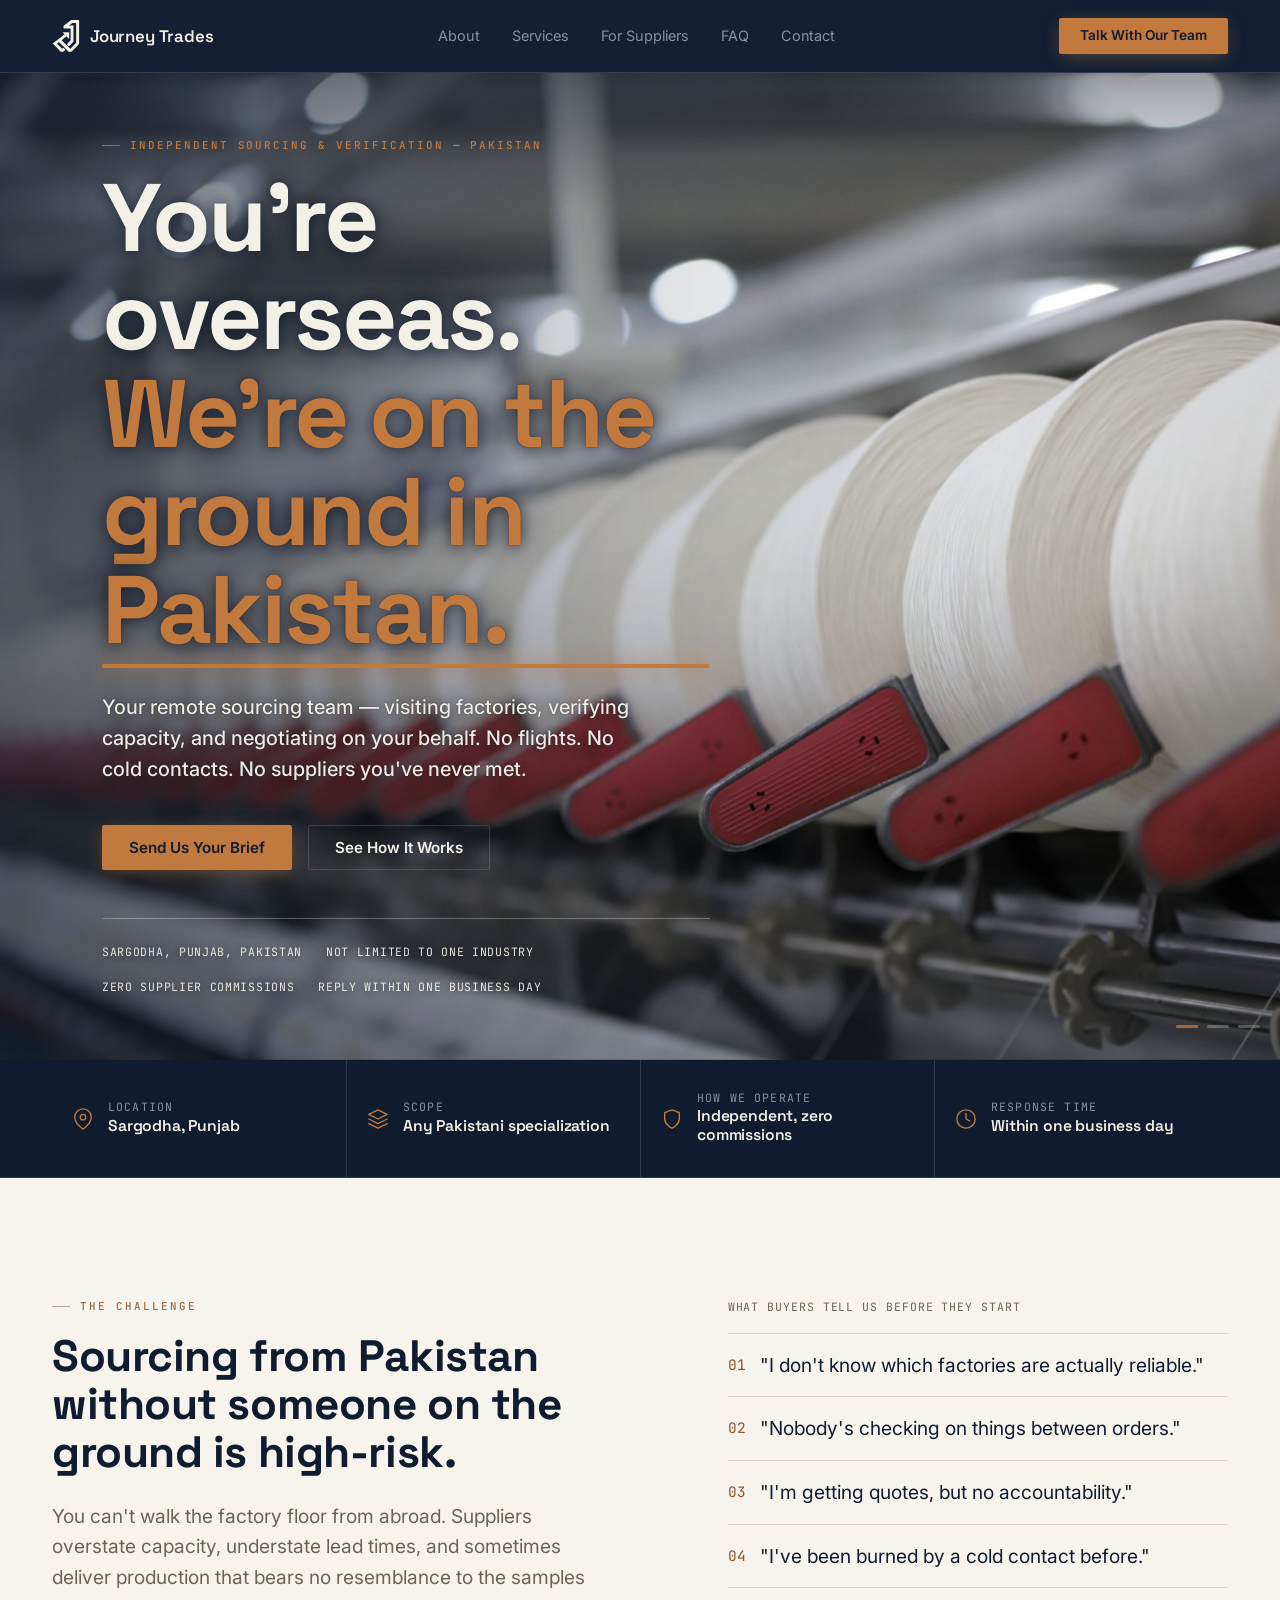
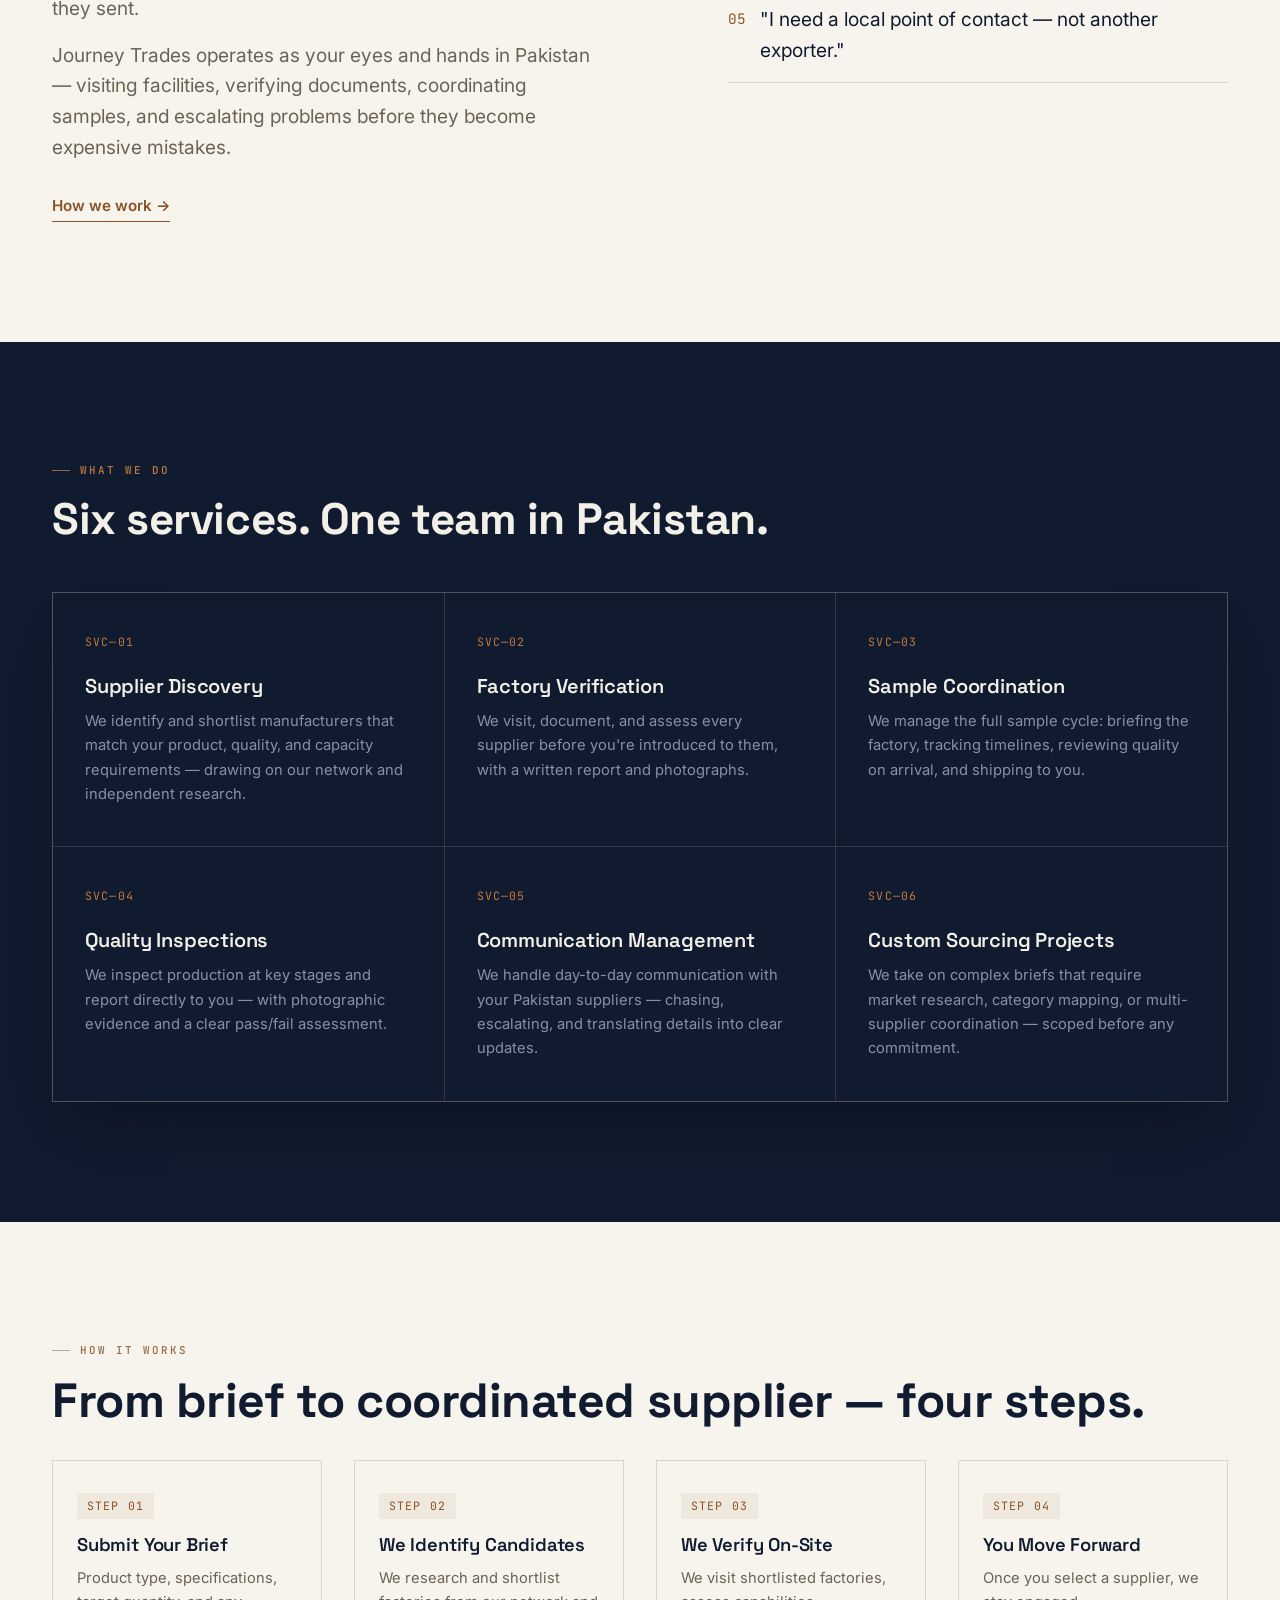
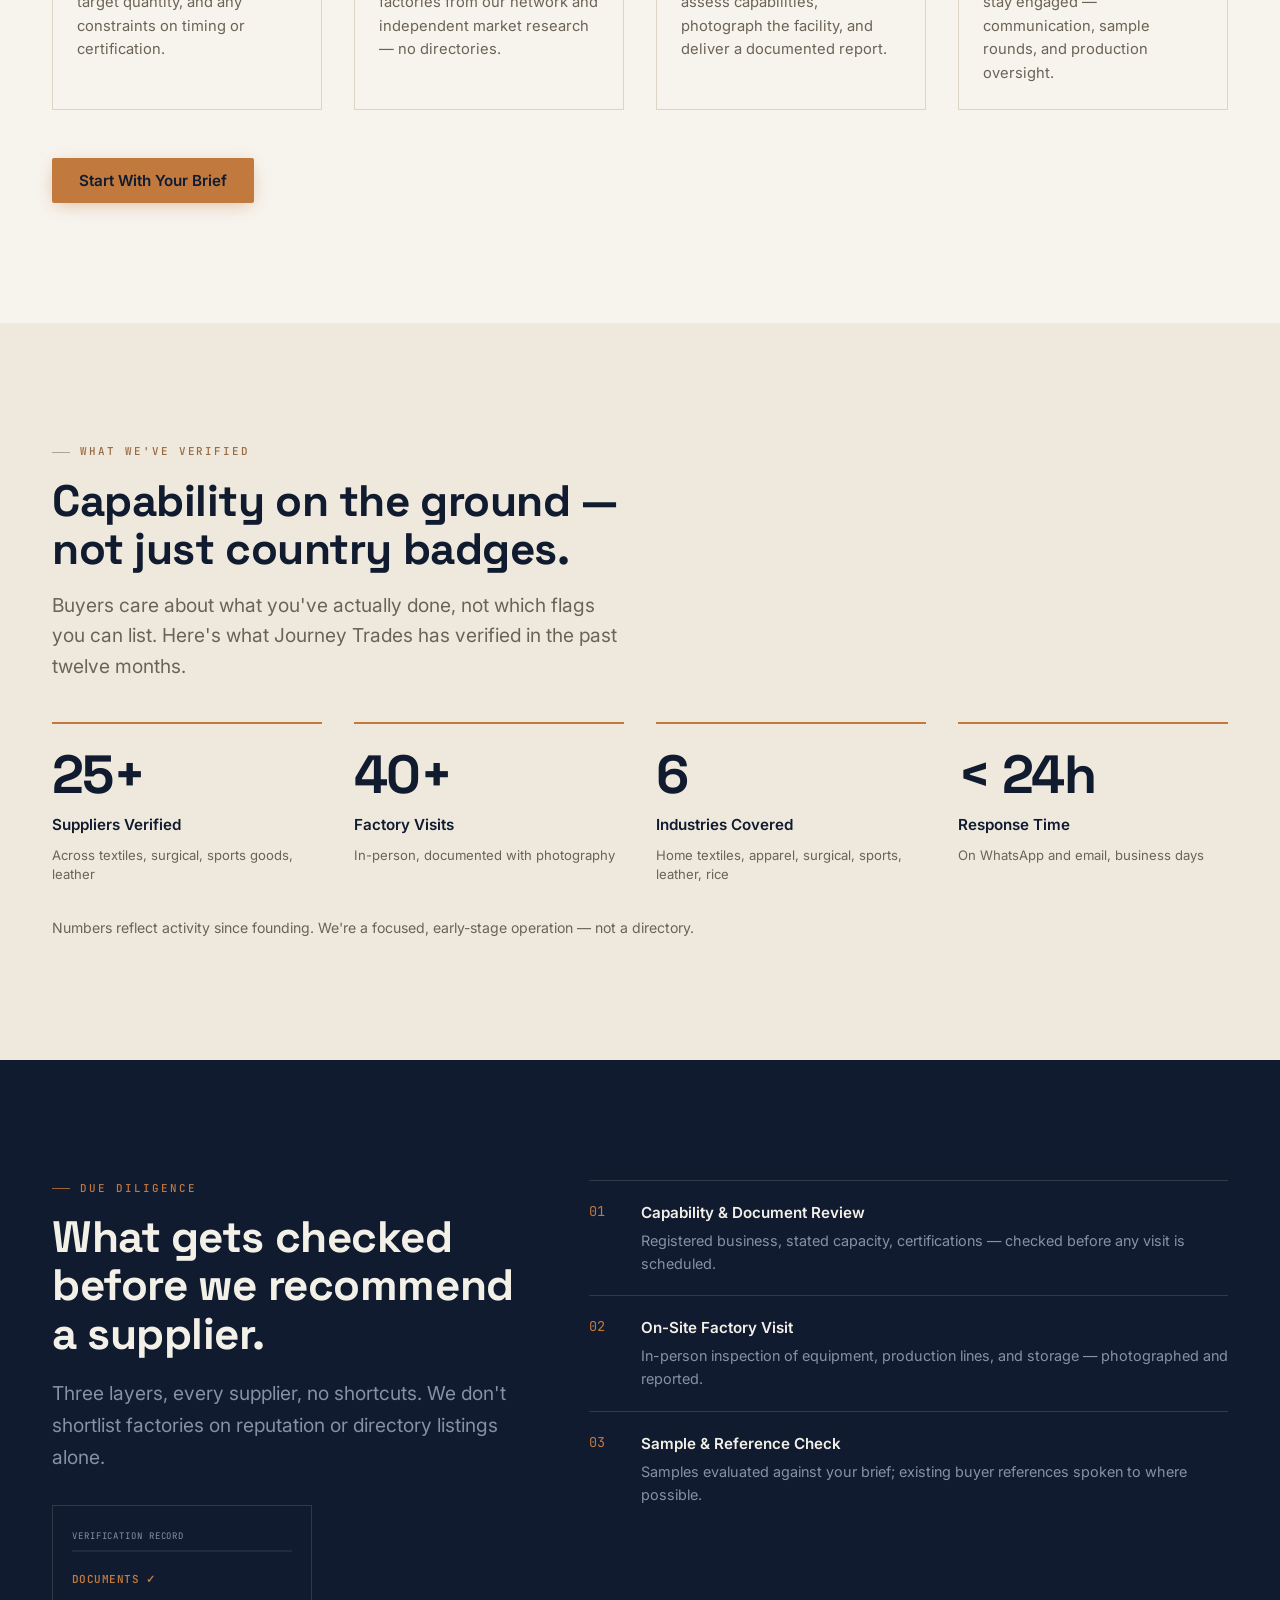
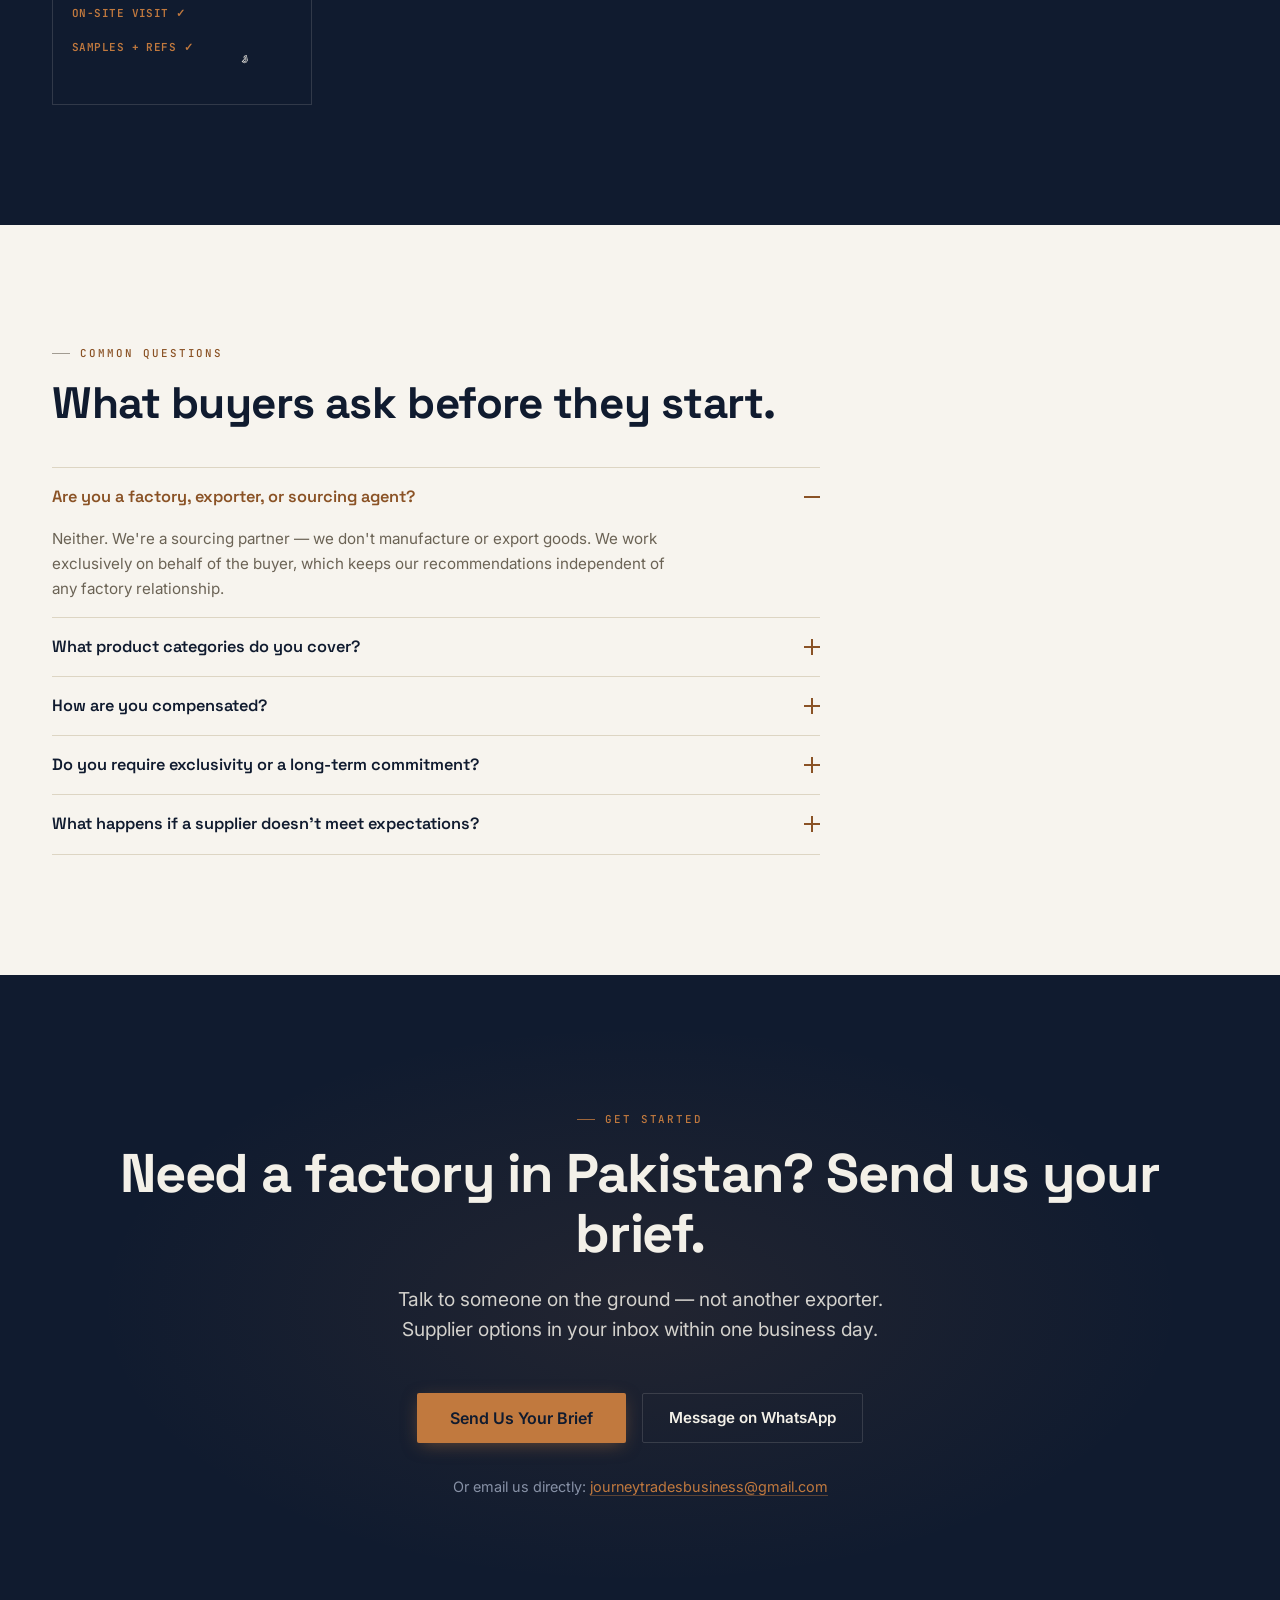
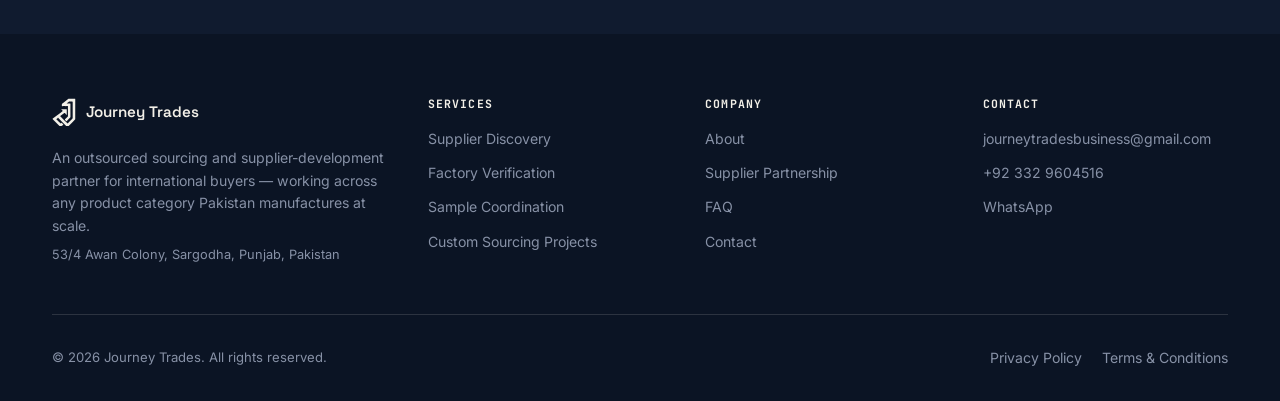
<file: index.html>
<!DOCTYPE html>
<html lang="en">
<head>
<meta charset="UTF-8">
<meta name="viewport" content="width=device-width, initial-scale=1.0">
<title>Journey Trades — Sourcing &amp; Verification Partner in Pakistan</title>
<meta name="description" content="Your remote sourcing team on the ground in Pakistan. We shortlist, verify, and negotiate with manufacturers on your behalf — for any product Pakistan makes at scale.">
<link rel="preconnect" href="https://fonts.googleapis.com">
<link rel="preconnect" href="https://fonts.gstatic.com" crossorigin>
<link href="https://fonts.googleapis.com/css2?family=Space+Grotesk:wght@500;600;700&family=Inter:wght@400;500;600;700&family=JetBrains+Mono:wght@500;600&display=swap" rel="stylesheet">
<link rel="stylesheet" href="css/style.css">
</head>
<body>

<a href="#main" class="skip-link">Skip to main content</a>

<header>
  <nav class="nav" id="site-nav" aria-label="Main navigation">
    <div class="container nav__inner">
      <a href="/" class="nav__brand" aria-label="Journey Trades — Home">
        <span class="nav__mark" aria-hidden="true">
          <svg viewBox="381.33 122.94 254.98 306.00" xmlns="http://www.w3.org/2000/svg"><path fill="currentColor" d="M492.219360,255.719696 C487.970673,251.401764 483.965637,247.331940 479.997284,243.299408 C481.773834,241.290131 483.369568,241.736816 484.786346,241.733704 C500.950500,241.697998 517.115051,241.760742 533.278870,241.675629 C536.532776,241.658493 538.229919,242.593063 538.214355,246.176392 C538.138489,263.673279 538.195129,281.170685 538.187622,298.667908 C538.187256,299.475739 538.202148,300.349670 537.248962,300.984955 C535.290833,301.412384 534.532166,299.639404 533.427429,298.526733 C528.144592,293.205994 522.882629,287.864319 517.635010,282.508728 C516.017578,280.857971 514.525269,279.582428 512.106262,281.442688 C497.848846,292.407104 483.533447,303.296173 469.249542,314.226257 C469.011902,314.408142 468.924530,314.786438 468.872314,314.881500 C494.978088,340.527435 521.039734,366.130005 547.777771,392.397064 C550.860657,389.139160 555.244202,384.400482 559.742493,379.773346 C572.284668,366.872040 584.827454,353.970581 597.484985,341.183014 C600.006348,338.635864 601.158508,335.977844 601.152100,332.351929 C601.053955,276.360565 601.016846,220.368958 601.138489,164.377777 C601.148865,159.608215 599.744385,157.890137 594.889404,158.078583 C586.236511,158.414490 577.562073,158.185883 568.896851,158.221893 C567.082275,158.229431 565.195679,157.996155 563.598877,159.205017 C554.478271,166.109589 545.360718,173.018188 536.156189,179.990524 C537.889099,181.886978 539.625610,181.592804 541.217590,181.585632 C551.380310,181.539932 561.548218,181.598801 571.702759,181.267838 C575.767700,181.135345 577.372253,182.289490 577.363159,186.539581 C577.265991,232.199249 577.288330,277.859222 577.348022,323.519012 C577.351562,326.256561 576.355835,328.283813 574.530151,330.162781 C562.570923,342.470795 550.576233,354.745850 538.759583,367.189697 C536.109314,369.980621 534.418335,369.785675 531.954956,367.059418 C528.161133,362.860901 524.103699,358.885468 519.976135,355.009216 C517.406128,352.595734 517.024597,350.875061 519.827148,348.115173 C529.203430,338.881683 538.237244,329.301453 547.532532,319.984039 C549.837402,317.673645 550.729797,315.225372 550.720886,311.995819 C550.630432,279.167633 550.588562,246.338837 550.731201,213.511063 C550.749634,209.265808 549.271851,208.119171 545.238403,208.156525 C527.575867,208.320053 509.909210,208.088135 492.248108,208.314621 C487.396088,208.376831 485.508484,207.134674 485.556122,201.903229 C485.714783,184.478241 485.535400,184.493973 499.542938,173.908081 C517.348938,160.451614 535.152893,146.992111 552.895752,133.452637 C555.155579,131.728149 557.503235,130.980072 560.276611,130.983826 C581.106812,131.011978 601.937317,131.055344 622.766968,130.943924 C626.807556,130.922302 628.318054,132.323074 628.312683,136.488327 C628.223572,205.811172 628.248474,275.134186 628.276550,344.457153 C628.277588,346.911621 627.695251,348.962250 625.915466,350.777222 C604.217590,372.904419 582.559082,395.070221 560.886902,417.222687 C560.538513,417.578796 560.169983,417.923492 559.772217,418.221985 C554.971069,421.824646 533.644470,420.338440 529.401917,416.060669 C503.236969,389.678223 477.083954,363.283936 450.935394,336.885254 C445.846863,331.748047 445.846344,331.707733 440.229309,335.979370 C436.121277,339.103455 432.063232,342.293457 428.000671,345.476746 C427.767517,345.659454 427.695007,346.047119 427.432037,346.569000 C443.109436,361.708893 458.841797,376.901855 474.966919,392.474121 C476.721710,391.483978 478.832550,388.628113 481.294250,386.196716 C483.282410,384.233093 484.864899,384.271484 486.775757,386.243256 C491.181244,390.789246 495.623444,395.303986 500.180634,399.696655 C502.305176,401.744446 502.652954,403.499542 500.231781,405.450317 C499.845337,405.761688 499.527985,406.159149 499.180969,406.518982 C485.274841,420.939636 485.276093,420.915375 465.383636,419.879028 C462.577545,419.732819 460.314514,418.886597 458.288696,416.833862 C435.349701,393.589966 412.379608,370.376526 389.334137,347.238281 C386.774902,344.668762 386.963837,343.059631 389.784821,340.916809 C418.702850,318.951202 447.563599,296.910217 476.432800,274.880371 C482.764526,270.048645 489.066345,265.177734 495.222076,260.447754 C495.000000,258.157471 493.479034,257.229156 492.219360,255.719696 z"/></svg>
        </span>
        <span class="nav__wordmark">Journey Trades</span>
      </a>
      <ul class="nav__links" role="list">
        <li><a href="/about" class="nav__link">About</a></li>
        <li><a href="/services" class="nav__link">Services</a></li>
        <li><a href="/suppliers" class="nav__link">For Suppliers</a></li>
        <li><a href="/faq" class="nav__link">FAQ</a></li>
        <li><a href="/contact" class="nav__link">Contact</a></li>
      </ul>
      <div class="nav__actions">
        <a href="/contact" class="btn btn--copper nav__cta">Talk With Our Team</a>
        <button class="nav__toggle" id="menu-toggle" aria-expanded="false" aria-controls="mobile-menu" aria-label="Open navigation menu">
          <span class="nav__toggle-bar"></span><span class="nav__toggle-bar"></span><span class="nav__toggle-bar"></span>
        </button>
      </div>
    </div>
    </nav>
    <div class="nav__mobile" id="mobile-menu" aria-hidden="true">
      <ul class="nav__mobile-links" role="list">
        <li><a href="/about" class="nav__mobile-link">About</a></li>
        <li><a href="/services" class="nav__mobile-link">Services</a></li>
        <li><a href="/suppliers" class="nav__mobile-link">For Suppliers</a></li>
        <li><a href="/faq" class="nav__mobile-link">FAQ</a></li>
        <li><a href="/contact" class="nav__mobile-link">Contact</a></li>
      </ul>
      <a href="/contact" class="btn btn--copper nav__mobile-cta">Talk With Our Team</a>
    </div>
</header>

<main id="main">

  <!-- HERO -->
  <section class="hero">
    <div class="hero__bg" aria-roledescription="carousel" aria-label="Journey Trades background photography">
      <div class="carousel__track">

        <figure class="carousel__slide is-active" data-slide="0">
          <img class="carousel__photo" src="assets/images/hero-01.jpg" alt="Home textiles manufacturing in Pakistan">
        </figure>

        <figure class="carousel__slide" data-slide="1">
          <img class="carousel__photo" src="assets/images/hero-03.jpg" alt="Sports goods manufacturing in Pakistan">
        </figure>

        <figure class="carousel__slide" data-slide="2">
          <img class="carousel__photo" src="assets/images/hero-04.jpg" alt="Leather goods manufacturing in Pakistan">
        </figure>

      </div>
      <div class="carousel__dots" role="tablist" aria-label="Choose photo">
        <button class="carousel__dot is-active" data-slide-to="0" role="tab" aria-selected="true" aria-label="Slide 1"></button>
        <button class="carousel__dot" data-slide-to="1" role="tab" aria-selected="false" aria-label="Slide 2"></button>
        <button class="carousel__dot" data-slide-to="2" role="tab" aria-selected="false" aria-label="Slide 3"></button>
      </div>
    </div>
    <div class="hero__overlay" aria-hidden="true"></div>

    <div class="container hero__inner">
    <div class="hero__content">
      <div class="eyebrow">Independent Sourcing &amp; Verification — Pakistan</div>
      <h1 class="hero__title">You're overseas. <em>We're on the ground in Pakistan.</em></h1>
      <p class="hero__sub">Your remote sourcing team — visiting factories, verifying capacity, and negotiating on your behalf. No flights. No cold contacts. No suppliers you've never met.</p>
      <div class="hero__actions">
        <a href="/contact" class="btn btn--copper">Send Us Your Brief</a>
        <a href="/services" class="btn btn--outline-light">See How It Works</a>
      </div>
      <div class="hero__trust">
        <span class="hero__trust-item">Sargodha, Punjab, Pakistan</span>
        <span class="hero__trust-item">Not limited to one industry</span>
        <span class="hero__trust-item">Zero supplier commissions</span>
        <span class="hero__trust-item">Reply within one business day</span>
      </div>
    </div>
    </div>
  </section>

  <!-- PROOF STRIP -->
  <div class="strip">
    <div class="container strip__grid">
      <div class="strip__item">
        <svg class="strip__icon" viewBox="0 0 24 24" fill="none" stroke="currentColor" stroke-width="1.5" stroke-linecap="round" stroke-linejoin="round" aria-hidden="true"><path d="M21 10c0 7-9 13-9 13s-9-6-9-13a9 9 0 0 1 18 0z"/><circle cx="12" cy="10" r="3"/></svg>
        <div class="strip__text"><span class="strip__label">Location</span><span class="strip__value">Sargodha, Punjab</span></div>
      </div>
      <div class="strip__item">
        <svg class="strip__icon" viewBox="0 0 24 24" fill="none" stroke="currentColor" stroke-width="1.5" stroke-linecap="round" stroke-linejoin="round" aria-hidden="true"><polygon points="12 2 2 7 12 12 22 7 12 2"/><polyline points="2 17 12 22 22 17"/><polyline points="2 12 12 17 22 12"/></svg>
        <div class="strip__text"><span class="strip__label">Scope</span><span class="strip__value">Any Pakistani specialization</span></div>
      </div>
      <div class="strip__item">
        <svg class="strip__icon" viewBox="0 0 24 24" fill="none" stroke="currentColor" stroke-width="1.5" stroke-linecap="round" stroke-linejoin="round" aria-hidden="true"><path d="M12 22s8-4 8-10V5l-8-3-8 3v7c0 6 8 10 8 10z"/></svg>
        <div class="strip__text"><span class="strip__label">How We Operate</span><span class="strip__value">Independent, zero commissions</span></div>
      </div>
      <div class="strip__item">
        <svg class="strip__icon" viewBox="0 0 24 24" fill="none" stroke="currentColor" stroke-width="1.5" stroke-linecap="round" stroke-linejoin="round" aria-hidden="true"><circle cx="12" cy="12" r="10"/><polyline points="12 6 12 12 16 14"/></svg>
        <div class="strip__text"><span class="strip__label">Response Time</span><span class="strip__value">Within one business day</span></div>
      </div>
    </div>
  </div>

  <!-- CHALLENGE -->
  <section class="section">
    <div class="container challenge__layout">
      <div class="fade-up">
        <div class="eyebrow eyebrow--dark">The challenge</div>
        <h2 class="challenge__title">Sourcing from Pakistan without someone on the ground is high-risk.</h2>
        <p class="challenge__body">You can't walk the factory floor from abroad. Suppliers overstate capacity, understate lead times, and sometimes deliver production that bears no resemblance to the samples they sent.</p>
        <p class="challenge__body">Journey Trades operates as your eyes and hands in Pakistan — visiting facilities, verifying documents, coordinating samples, and escalating problems before they become expensive mistakes.</p>
        <a href="/about" class="challenge__link">How we work →</a>
      </div>
      <div>
        <p class="challenge__pains-intro fade-up">What buyers tell us before they start</p>
        <div class="pain fade-up" style="transition-delay:60ms"><span class="pain__mark">01</span><span>"I don't know which factories are actually reliable."</span></div>
        <div class="pain fade-up" style="transition-delay:120ms"><span class="pain__mark">02</span><span>"Nobody's checking on things between orders."</span></div>
        <div class="pain fade-up" style="transition-delay:180ms"><span class="pain__mark">03</span><span>"I'm getting quotes, but no accountability."</span></div>
        <div class="pain fade-up" style="transition-delay:240ms"><span class="pain__mark">04</span><span>"I've been burned by a cold contact before."</span></div>
        <div class="pain fade-up" style="transition-delay:300ms"><span class="pain__mark">05</span><span>"I need a local point of contact — not another exporter."</span></div>
      </div>
    </div>
  </section>

  <!-- SERVICES -->
  <section class="section section--ink">
    <div class="container">
      <div class="section-head">
        <div class="fade-up">
          <div class="eyebrow">What we do</div>
          <h2 class="section-head__title">Six services. One team in Pakistan.</h2>
        </div>
      </div>
      <div class="services__grid">
        <article class="svc fade-up"><span class="svc__code">SVC—01</span><h3 class="svc__name">Supplier Discovery</h3><p class="svc__desc">We identify and shortlist manufacturers that match your product, quality, and capacity requirements — drawing on our network and independent research.</p></article>
        <article class="svc fade-up" style="transition-delay:60ms"><span class="svc__code">SVC—02</span><h3 class="svc__name">Factory Verification</h3><p class="svc__desc">We visit, document, and assess every supplier before you're introduced to them, with a written report and photographs.</p></article>
        <article class="svc fade-up" style="transition-delay:120ms"><span class="svc__code">SVC—03</span><h3 class="svc__name">Sample Coordination</h3><p class="svc__desc">We manage the full sample cycle: briefing the factory, tracking timelines, reviewing quality on arrival, and shipping to you.</p></article>
        <article class="svc fade-up" style="transition-delay:180ms"><span class="svc__code">SVC—04</span><h3 class="svc__name">Quality Inspections</h3><p class="svc__desc">We inspect production at key stages and report directly to you — with photographic evidence and a clear pass/fail assessment.</p></article>
        <article class="svc fade-up" style="transition-delay:240ms"><span class="svc__code">SVC—05</span><h3 class="svc__name">Communication Management</h3><p class="svc__desc">We handle day-to-day communication with your Pakistan suppliers — chasing, escalating, and translating details into clear updates.</p></article>
        <article class="svc fade-up" style="transition-delay:300ms"><span class="svc__code">SVC—06</span><h3 class="svc__name">Custom Sourcing Projects</h3><p class="svc__desc">We take on complex briefs that require market research, category mapping, or multi-supplier coordination — scoped before any commitment.</p></article>
      </div>
    </div>
  </section>

  <!-- PROCESS -->
  <section class="section">
    <div class="container">
      <div class="fade-up">
        <div class="eyebrow eyebrow--dark">How it works</div>
        <h2 class="section-head__title" style="margin-bottom:0;">From brief to coordinated supplier — four steps.</h2>
      </div>
      <div class="process__steps">
        <div class="step fade-up"><svg class="step__rail entry-rule" viewBox="0 0 100 32" preserveAspectRatio="none"><path d="M0,16 L80,16 L92,4" fill="none" stroke="var(--line)" stroke-width="1"/></svg><span class="step__num">STEP 01</span><h3 class="step__name">Submit Your Brief</h3><p class="step__desc">Product type, specifications, target quantity, and any constraints on timing or certification.</p></div>
        <div class="step fade-up" style="transition-delay:80ms"><svg class="step__rail entry-rule" viewBox="0 0 100 32" preserveAspectRatio="none"><path d="M0,16 L80,16 L92,4" fill="none" stroke="var(--line)" stroke-width="1"/></svg><span class="step__num">STEP 02</span><h3 class="step__name">We Identify Candidates</h3><p class="step__desc">We research and shortlist factories from our network and independent market research — no directories.</p></div>
        <div class="step fade-up" style="transition-delay:160ms"><svg class="step__rail entry-rule" viewBox="0 0 100 32" preserveAspectRatio="none"><path d="M0,16 L80,16 L92,4" fill="none" stroke="var(--line)" stroke-width="1"/></svg><span class="step__num">STEP 03</span><h3 class="step__name">We Verify On-Site</h3><p class="step__desc">We visit shortlisted factories, assess capabilities, photograph the facility, and deliver a documented report.</p></div>
        <div class="step fade-up" style="transition-delay:240ms"><span class="step__num">STEP 04</span><h3 class="step__name">You Move Forward</h3><p class="step__desc">Once you select a supplier, we stay engaged — communication, sample rounds, and production oversight.</p></div>
      </div>
      <div style="margin-top:var(--space-48);"><a href="/contact" class="btn btn--copper">Start With Your Brief</a></div>
    </div>
  </section>

  <!-- CAPABILITY METRICS (replaces country tags) -->
  <section class="section markets">
    <div class="container">
      <div class="markets__head fade-up">
        <div class="eyebrow eyebrow--dark">What we've verified</div>
        <h2 class="markets__title">Capability on the ground — not just country badges.</h2>
        <p class="markets__sub">Buyers care about what you've actually done, not which flags you can list. Here's what Journey Trades has verified in the past twelve months.</p>
      </div>
      <div class="cap-grid">
        <div class="cap fade-up">
          <div class="cap__value">25+</div>
          <div class="cap__label">Suppliers Verified</div>
          <div class="cap__note">Across textiles, surgical, sports goods, leather</div>
        </div>
        <div class="cap fade-up" style="transition-delay:60ms">
          <div class="cap__value">40+</div>
          <div class="cap__label">Factory Visits</div>
          <div class="cap__note">In-person, documented with photography</div>
        </div>
        <div class="cap fade-up" style="transition-delay:120ms">
          <div class="cap__value">6</div>
          <div class="cap__label">Industries Covered</div>
          <div class="cap__note">Home textiles, apparel, surgical, sports, leather, rice</div>
        </div>
        <div class="cap fade-up" style="transition-delay:180ms">
          <div class="cap__value">&lt; 24h</div>
          <div class="cap__label">Response Time</div>
          <div class="cap__note">On WhatsApp and email, business days</div>
        </div>
      </div>
      <p class="markets__note">Numbers reflect activity since founding. We're a focused, early-stage operation — not a directory.</p>
    </div>
  </section>

  <!-- VERIFICATION -->
  <section class="section section--ink">
    <div class="container verify__layout">
      <div class="fade-up">
        <div class="eyebrow">Due diligence</div>
        <h2 class="verify__title">What gets checked before we recommend a supplier.</h2>
        <p class="verify__body">Three layers, every supplier, no shortcuts. We don't shortlist factories on reputation or directory listings alone.</p>
        <svg viewBox="0 0 260 200" style="max-width:260px;">
          <rect x="0.5" y="0.5" width="259" height="199" fill="none" stroke="var(--line-dark)"/>
          <text x="20" y="34" class="rd-hub-sub" style="font-size:9px;">VERIFICATION RECORD</text>
          <line x1="20" y1="46" x2="240" y2="46" stroke="var(--line-dark)"/>
          <text x="20" y="78" class="rd-code" style="font-size:11px;">DOCUMENTS ✓</text>
          <text x="20" y="112" class="rd-code" style="font-size:11px;">ON-SITE VISIT ✓</text>
          <text x="20" y="146" class="rd-code" style="font-size:11px;">SAMPLES + REFS ✓</text>
          <g transform="translate(178,150) rotate(-12) scale(0.026)" opacity="0.9">
            <path class="rd-hub-icon" d="M492.219360,255.719696 C487.970673,251.401764 483.965637,247.331940 479.997284,243.299408 C481.773834,241.290131 483.369568,241.736816 484.786346,241.733704 C500.950500,241.697998 517.115051,241.760742 533.278870,241.675629 C536.532776,241.658493 538.229919,242.593063 538.214355,246.176392 C538.138489,263.673279 538.195129,281.170685 538.187622,298.667908 C538.187256,299.475739 538.202148,300.349670 537.248962,300.984955 C535.290833,301.412384 534.532166,299.639404 533.427429,298.526733 C528.144592,293.205994 522.882629,287.864319 517.635010,282.508728 C516.017578,280.857971 514.525269,279.582428 512.106262,281.442688 C497.848846,292.407104 483.533447,303.296173 469.249542,314.226257 C469.011902,314.408142 468.924530,314.786438 468.872314,314.881500 C494.978088,340.527435 521.039734,366.130005 547.777771,392.397064 C550.860657,389.139160 555.244202,384.400482 559.742493,379.773346 C572.284668,366.872040 584.827454,353.970581 597.484985,341.183014 C600.006348,338.635864 601.158508,335.977844 601.152100,332.351929 C601.053955,276.360565 601.016846,220.368958 601.138489,164.377777 C601.148865,159.608215 599.744385,157.890137 594.889404,158.078583 C586.236511,158.414490 577.562073,158.185883 568.896851,158.221893 C567.082275,158.229431 565.195679,157.996155 563.598877,159.205017 C554.478271,166.109589 545.360718,173.018188 536.156189,179.990524 C537.889099,181.886978 539.625610,181.592804 541.217590,181.585632 C551.380310,181.539932 561.548218,181.598801 571.702759,181.267838 C575.767700,181.135345 577.372253,182.289490 577.363159,186.539581 C577.265991,232.199249 577.288330,277.859222 577.348022,323.519012 C577.351562,326.256561 576.355835,328.283813 574.530151,330.162781 C562.570923,342.470795 550.576233,354.745850 538.759583,367.189697 C536.109314,369.980621 534.418335,369.785675 531.954956,367.059418 C528.161133,362.860901 524.103699,358.885468 519.976135,355.009216 C517.406128,352.595734 517.024597,350.875061 519.827148,348.115173 C529.203430,338.881683 538.237244,329.301453 547.532532,319.984039 C549.837402,317.673645 550.729797,315.225372 550.720886,311.995819 C550.630432,279.167633 550.588562,246.338837 550.731201,213.511063 C550.749634,209.265808 549.271851,208.119171 545.238403,208.156525 C527.575867,208.320053 509.909210,208.088135 492.248108,208.314621 C487.396088,208.376831 485.508484,207.134674 485.556122,201.903229 C485.714783,184.478241 485.535400,184.493973 499.542938,173.908081 C517.348938,160.451614 535.152893,146.992111 552.895752,133.452637 C555.155579,131.728149 557.503235,130.980072 560.276611,130.983826 C581.106812,131.011978 601.937317,131.055344 622.766968,130.943924 C626.807556,130.922302 628.318054,132.323074 628.312683,136.488327 C628.223572,205.811172 628.248474,275.134186 628.276550,344.457153 C628.277588,346.911621 627.695251,348.962250 625.915466,350.777222 C604.217590,372.904419 582.559082,395.070221 560.886902,417.222687 C560.538513,417.578796 560.169983,417.923492 559.772217,418.221985 C554.971069,421.824646 533.644470,420.338440 529.401917,416.060669 C503.236969,389.678223 477.083954,363.283936 450.935394,336.885254 C445.846863,331.748047 445.846344,331.707733 440.229309,335.979370 C436.121277,339.103455 432.063232,342.293457 428.000671,345.476746 C427.767517,345.659454 427.695007,346.047119 427.432037,346.569000 C443.109436,361.708893 458.841797,376.901855 474.966919,392.474121 C476.721710,391.483978 478.832550,388.628113 481.294250,386.196716 C483.282410,384.233093 484.864899,384.271484 486.775757,386.243256 C491.181244,390.789246 495.623444,395.303986 500.180634,399.696655 C502.305176,401.744446 502.652954,403.499542 500.231781,405.450317 C499.845337,405.761688 499.527985,406.159149 499.180969,406.518982 C485.274841,420.939636 485.276093,420.915375 465.383636,419.879028 C462.577545,419.732819 460.314514,418.886597 458.288696,416.833862 C435.349701,393.589966 412.379608,370.376526 389.334137,347.238281 C386.774902,344.668762 386.963837,343.059631 389.784821,340.916809 C418.702850,318.951202 447.563599,296.910217 476.432800,274.880371 C482.764526,270.048645 489.066345,265.177734 495.222076,260.447754 C495.000000,258.157471 493.479034,257.229156 492.219360,255.719696 z" fill="var(--signal)"/>
          </g>
        </svg>
      </div>
      <div>
        <div class="vstep fade-up"><span class="vstep__num">01</span><div><div class="vstep__name">Capability &amp; Document Review</div><p class="vstep__desc">Registered business, stated capacity, certifications — checked before any visit is scheduled.</p></div></div>
        <div class="vstep fade-up" style="transition-delay:70ms"><span class="vstep__num">02</span><div><div class="vstep__name">On-Site Factory Visit</div><p class="vstep__desc">In-person inspection of equipment, production lines, and storage — photographed and reported.</p></div></div>
        <div class="vstep fade-up" style="transition-delay:140ms"><span class="vstep__num">03</span><div><div class="vstep__name">Sample &amp; Reference Check</div><p class="vstep__desc">Samples evaluated against your brief; existing buyer references spoken to where possible.</p></div></div>
      </div>
    </div>
  </section>

  <!-- FAQ -->
  <section class="section">
    <div class="container">
      <div class="eyebrow eyebrow--dark fade-up">Common questions</div>
      <h2 class="section-head__title fade-up" style="margin-bottom:var(--space-40);">What buyers ask before they start.</h2>
      <div class="faq__list">
        <div class="faq-item fade-up">
          <button class="faq-item__q" aria-expanded="false"><span>Are you a factory, exporter, or sourcing agent?</span><span class="faq-item__icon"></span></button>
          <div class="faq-item__a"><div class="faq-item__a-inner">Neither. We're a sourcing partner — we don't manufacture or export goods. We work exclusively on behalf of the buyer, which keeps our recommendations independent of any factory relationship.</div></div>
        </div>
        <div class="faq-item fade-up" style="transition-delay:60ms">
          <button class="faq-item__q" aria-expanded="false"><span>What product categories do you cover?</span><span class="faq-item__icon"></span></button>
          <div class="faq-item__a"><div class="faq-item__a-inner">We're not limited to one category. We work across any product Pakistan manufactures at scale — textiles, surgical instruments, sports goods, and more. If you're unsure whether your product fits, send us a brief and we'll tell you honestly.</div></div>
        </div>
        <div class="faq-item fade-up" style="transition-delay:120ms">
          <button class="faq-item__q" aria-expanded="false"><span>How are you compensated?</span><span class="faq-item__icon"></span></button>
          <div class="faq-item__a"><div class="faq-item__a-inner">We scope each engagement individually based on the cities, factories, and time involved, and agree the fee before work begins. We take zero commissions from suppliers — our only client is you.</div></div>
        </div>
        <div class="faq-item fade-up" style="transition-delay:180ms">
          <button class="faq-item__q" aria-expanded="false"><span>Do you require exclusivity or a long-term commitment?</span><span class="faq-item__icon"></span></button>
          <div class="faq-item__a"><div class="faq-item__a-inner">No. There's no retainer to start, and no obligation to continue beyond the agreed scope of work.</div></div>
        </div>
        <div class="faq-item fade-up" style="transition-delay:240ms">
          <button class="faq-item__q" aria-expanded="false"><span>What happens if a supplier doesn't meet expectations?</span><span class="faq-item__icon"></span></button>
          <div class="faq-item__a"><div class="faq-item__a-inner">We escalate directly and advocate on your behalf. If the issue can't be resolved, we document everything clearly and help you identify an alternative supplier if needed.</div></div>
        </div>
      </div>
    </div>
  </section>

  <!-- CTA -->
  <section class="section cta">
    <div class="container fade-up">
      <div class="eyebrow" style="justify-content:center;">Get started</div>
      <h2 class="cta__title">Need a factory in Pakistan? Send us your brief.</h2>
      <p class="cta__sub">Talk to someone on the ground — not another exporter. Supplier options in your inbox within one business day.</p>
      <div class="cta__actions">
        <a href="/contact" class="btn btn--copper">Send Us Your Brief</a>
        <a href="https://wa.me/923329604516" class="btn btn--outline-light" target="_blank" rel="noopener">Message on WhatsApp</a>
      </div>
      <p class="cta__contact">Or email us directly: <a href="mailto:journeytradesbusiness@gmail.com">journeytradesbusiness@gmail.com</a></p>
    </div>
  </section>

</main>

<footer class="footer">
  <div class="container">
    <div class="footer__inner">
      <div>
        <a href="/" class="footer__mark">
          <span class="footer__mark-icon"><svg viewBox="381.33 122.94 254.98 306.00" xmlns="http://www.w3.org/2000/svg"><path fill="currentColor" d="M492.219360,255.719696 C487.970673,251.401764 483.965637,247.331940 479.997284,243.299408 C481.773834,241.290131 483.369568,241.736816 484.786346,241.733704 C500.950500,241.697998 517.115051,241.760742 533.278870,241.675629 C536.532776,241.658493 538.229919,242.593063 538.214355,246.176392 C538.138489,263.673279 538.195129,281.170685 538.187622,298.667908 C538.187256,299.475739 538.202148,300.349670 537.248962,300.984955 C535.290833,301.412384 534.532166,299.639404 533.427429,298.526733 C528.144592,293.205994 522.882629,287.864319 517.635010,282.508728 C516.017578,280.857971 514.525269,279.582428 512.106262,281.442688 C497.848846,292.407104 483.533447,303.296173 469.249542,314.226257 C469.011902,314.408142 468.924530,314.786438 468.872314,314.881500 C494.978088,340.527435 521.039734,366.130005 547.777771,392.397064 C550.860657,389.139160 555.244202,384.400482 559.742493,379.773346 C572.284668,366.872040 584.827454,353.970581 597.484985,341.183014 C600.006348,338.635864 601.158508,335.977844 601.152100,332.351929 C601.053955,276.360565 601.016846,220.368958 601.138489,164.377777 C601.148865,159.608215 599.744385,157.890137 594.889404,158.078583 C586.236511,158.414490 577.562073,158.185883 568.896851,158.221893 C567.082275,158.229431 565.195679,157.996155 563.598877,159.205017 C554.478271,166.109589 545.360718,173.018188 536.156189,179.990524 C537.889099,181.886978 539.625610,181.592804 541.217590,181.585632 C551.380310,181.539932 561.548218,181.598801 571.702759,181.267838 C575.767700,181.135345 577.372253,182.289490 577.363159,186.539581 C577.265991,232.199249 577.288330,277.859222 577.348022,323.519012 C577.351562,326.256561 576.355835,328.283813 574.530151,330.162781 C562.570923,342.470795 550.576233,354.745850 538.759583,367.189697 C536.109314,369.980621 534.418335,369.785675 531.954956,367.059418 C528.161133,362.860901 524.103699,358.885468 519.976135,355.009216 C517.406128,352.595734 517.024597,350.875061 519.827148,348.115173 C529.203430,338.881683 538.237244,329.301453 547.532532,319.984039 C549.837402,317.673645 550.729797,315.225372 550.720886,311.995819 C550.630432,279.167633 550.588562,246.338837 550.731201,213.511063 C550.749634,209.265808 549.271851,208.119171 545.238403,208.156525 C527.575867,208.320053 509.909210,208.088135 492.248108,208.314621 C487.396088,208.376831 485.508484,207.134674 485.556122,201.903229 C485.714783,184.478241 485.535400,184.493973 499.542938,173.908081 C517.348938,160.451614 535.152893,146.992111 552.895752,133.452637 C555.155579,131.728149 557.503235,130.980072 560.276611,130.983826 C581.106812,131.011978 601.937317,131.055344 622.766968,130.943924 C626.807556,130.922302 628.318054,132.323074 628.312683,136.488327 C628.223572,205.811172 628.248474,275.134186 628.276550,344.457153 C628.277588,346.911621 627.695251,348.962250 625.915466,350.777222 C604.217590,372.904419 582.559082,395.070221 560.886902,417.222687 C560.538513,417.578796 560.169983,417.923492 559.772217,418.221985 C554.971069,421.824646 533.644470,420.338440 529.401917,416.060669 C503.236969,389.678223 477.083954,363.283936 450.935394,336.885254 C445.846863,331.748047 445.846344,331.707733 440.229309,335.979370 C436.121277,339.103455 432.063232,342.293457 428.000671,345.476746 C427.767517,345.659454 427.695007,346.047119 427.432037,346.569000 C443.109436,361.708893 458.841797,376.901855 474.966919,392.474121 C476.721710,391.483978 478.832550,388.628113 481.294250,386.196716 C483.282410,384.233093 484.864899,384.271484 486.775757,386.243256 C491.181244,390.789246 495.623444,395.303986 500.180634,399.696655 C502.305176,401.744446 502.652954,403.499542 500.231781,405.450317 C499.845337,405.761688 499.527985,406.159149 499.180969,406.518982 C485.274841,420.939636 485.276093,420.915375 465.383636,419.879028 C462.577545,419.732819 460.314514,418.886597 458.288696,416.833862 C435.349701,393.589966 412.379608,370.376526 389.334137,347.238281 C386.774902,344.668762 386.963837,343.059631 389.784821,340.916809 C418.702850,318.951202 447.563599,296.910217 476.432800,274.880371 C482.764526,270.048645 489.066345,265.177734 495.222076,260.447754 C495.000000,258.157471 493.479034,257.229156 492.219360,255.719696 z"/></svg></span>
          <span class="footer__wordmark">Journey Trades</span>
        </a>
        <p class="footer__tagline">An outsourced sourcing and supplier-development partner for international buyers — working across any product category Pakistan manufactures at scale.</p>
        <p class="footer__tagline" style="margin-top:8px; font-size:0.8rem;">53/4 Awan Colony, Sargodha, Punjab, Pakistan</p>
      </div>
      <nav class="footer__col" aria-label="Services">
        <h3 class="footer__col-title">Services</h3>
        <ul class="footer__links" role="list">
          <li><a href="/services" class="footer__link">Supplier Discovery</a></li>
          <li><a href="/services" class="footer__link">Factory Verification</a></li>
          <li><a href="/services" class="footer__link">Sample Coordination</a></li>
          <li><a href="/services" class="footer__link">Custom Sourcing Projects</a></li>
        </ul>
      </nav>
      <nav class="footer__col" aria-label="Company">
        <h3 class="footer__col-title">Company</h3>
        <ul class="footer__links" role="list">
          <li><a href="/about" class="footer__link">About</a></li>
          <li><a href="/suppliers" class="footer__link">Supplier Partnership</a></li>
          <li><a href="/faq" class="footer__link">FAQ</a></li>
          <li><a href="/contact" class="footer__link">Contact</a></li>
        </ul>
      </nav>
      <div class="footer__col">
        <h3 class="footer__col-title">Contact</h3>
        <ul class="footer__links" role="list">
          <li><a href="mailto:journeytradesbusiness@gmail.com" class="footer__link">journeytradesbusiness@gmail.com</a></li>
          <li><a href="tel:+923329604516" class="footer__link">+92 332 9604516</a></li>
          <li><a href="https://wa.me/923329604516" class="footer__link" target="_blank" rel="noopener">WhatsApp</a></li>
        </ul>
      </div>
    </div>
    <hr class="footer__divider">
    <div class="footer__bottom">
      <p>&copy; <span id="footer-year">2026</span> Journey Trades. All rights reserved.</p>
      <nav class="footer__legal-links" aria-label="Legal">
        <a href="/privacy" class="footer__link">Privacy Policy</a>
        <a href="/terms" class="footer__link">Terms &amp; Conditions</a>
      </nav>
    </div>
  </div>
</footer>

<script src="js/main.js"></script>

</body>
</html>
</file>
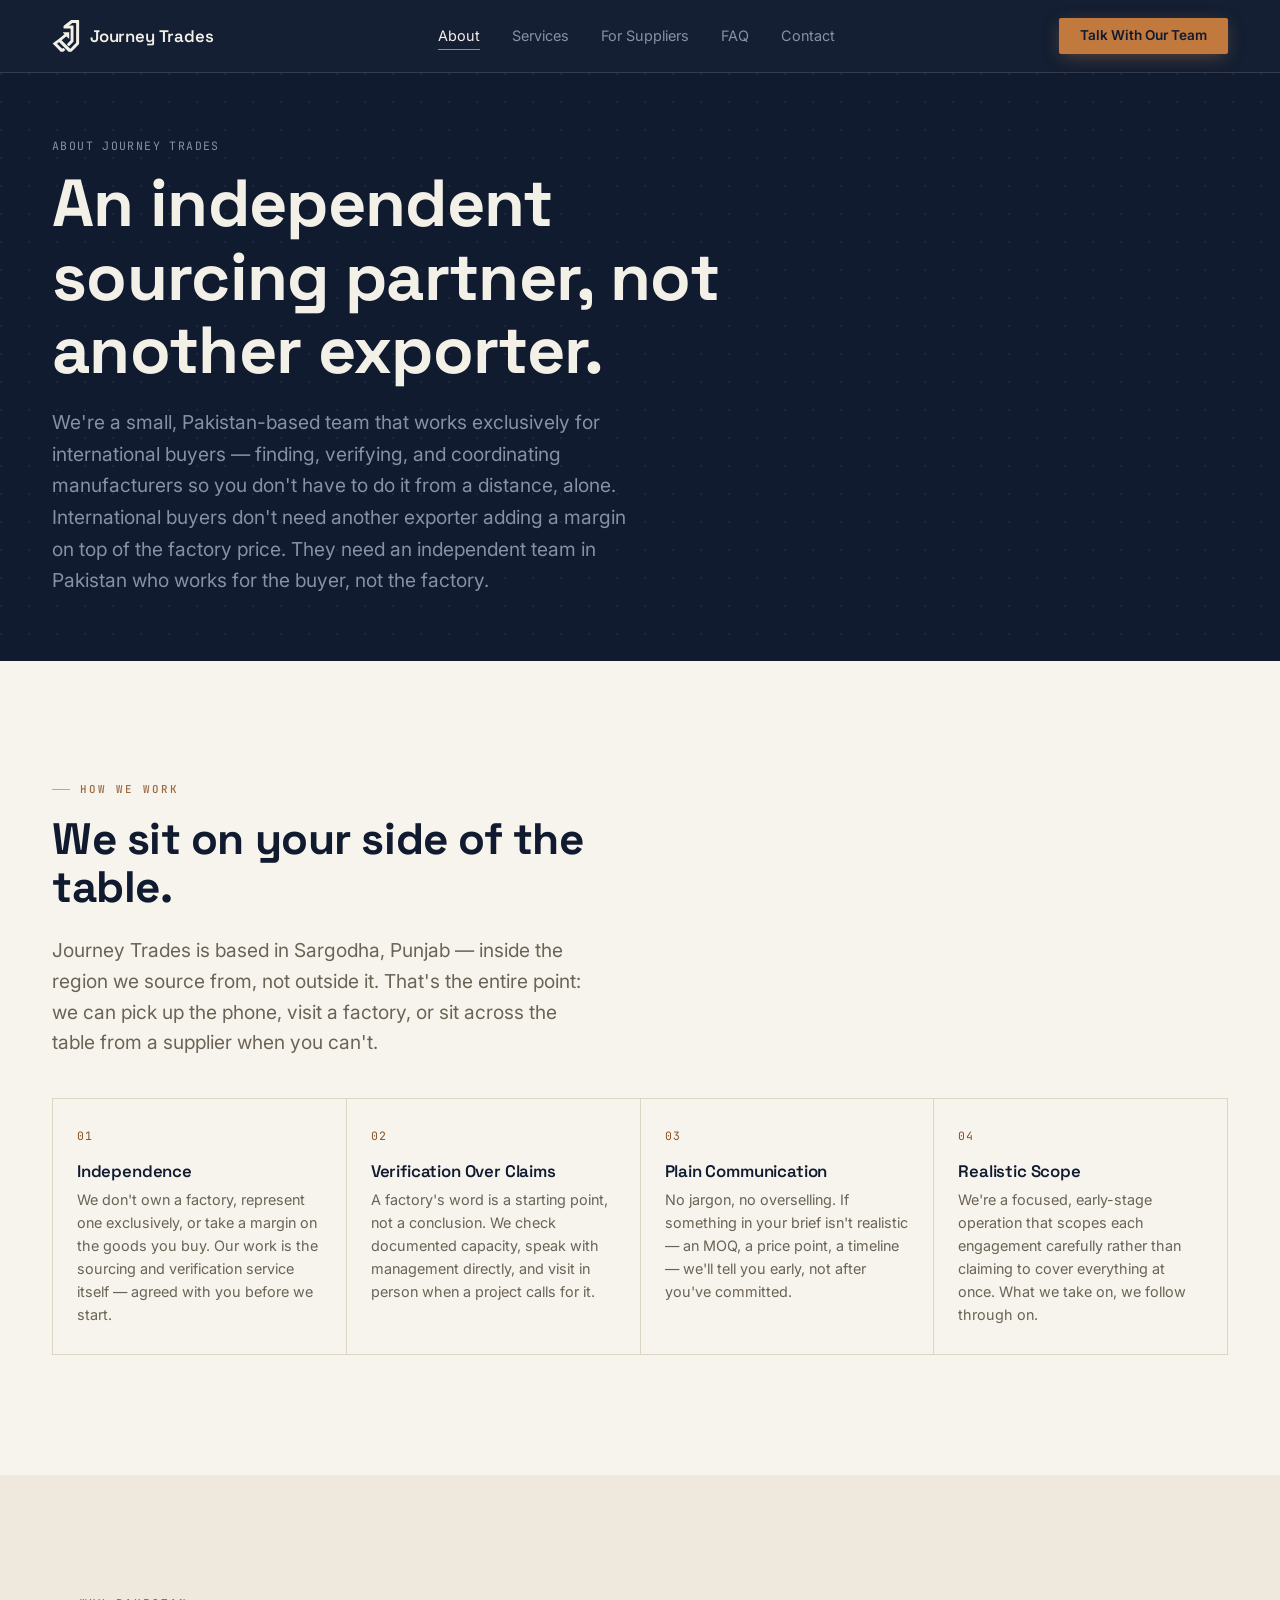
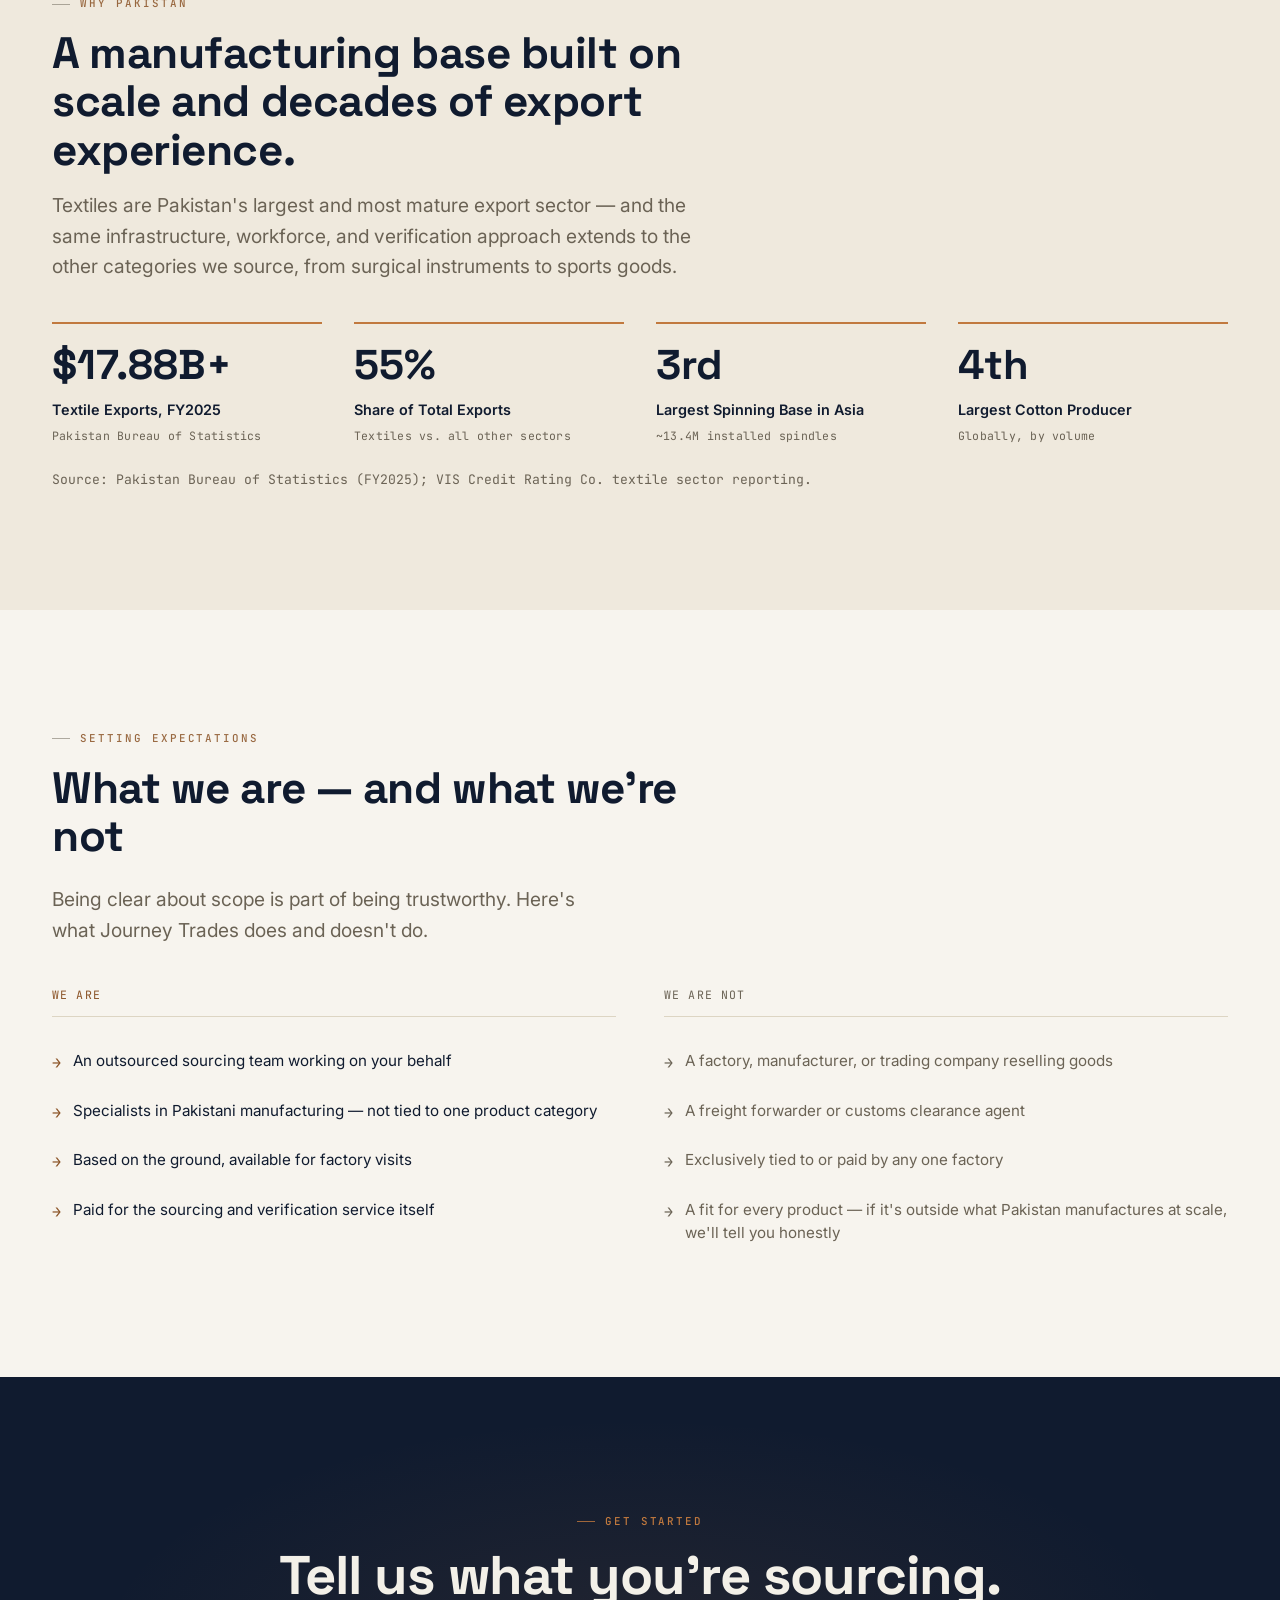
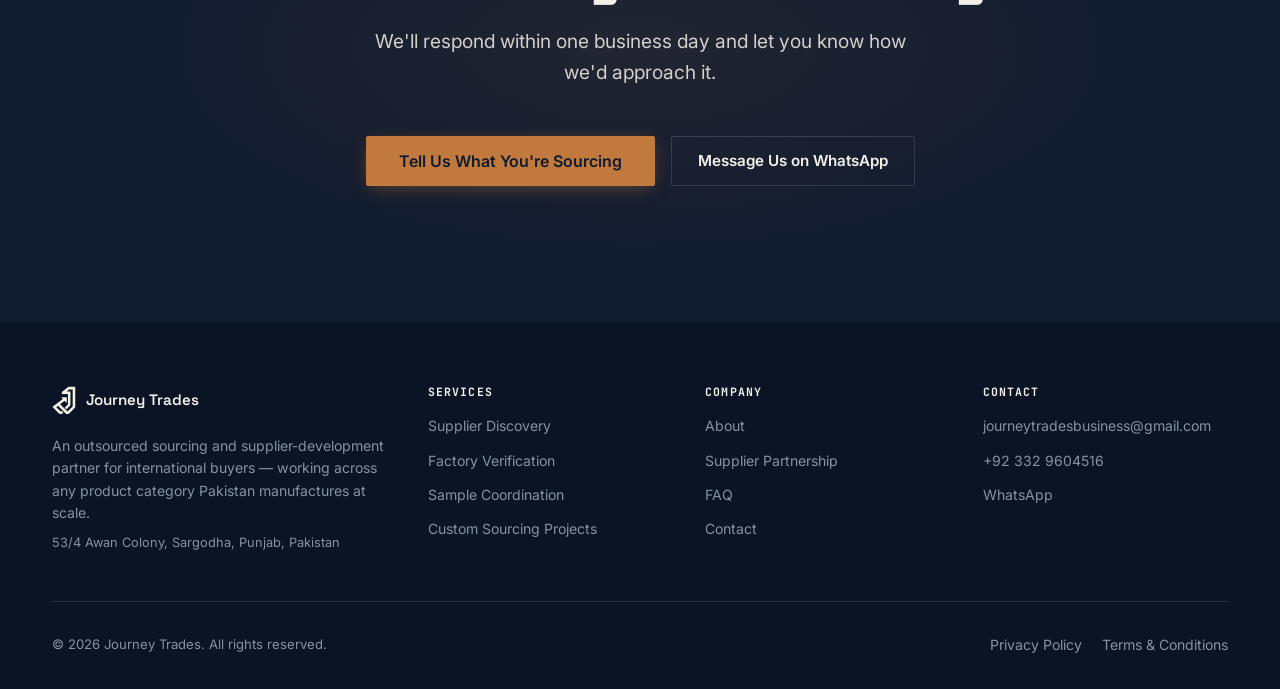
<file: about.html>
<!DOCTYPE html>
<html lang="en">
<head>
<meta charset="UTF-8">
<meta name="viewport" content="width=device-width, initial-scale=1.0">
<title>About Journey Trades — Independent Sourcing Partner in Pakistan</title>
<meta name="description" content="Journey Trades is a Pakistan-based, independent sourcing and verification team working exclusively for international buyers — not another exporter.">
<link rel="preconnect" href="https://fonts.googleapis.com">
<link rel="preconnect" href="https://fonts.gstatic.com" crossorigin>
<link href="https://fonts.googleapis.com/css2?family=Space+Grotesk:wght@500;600;700&family=Inter:wght@400;500;600;700&family=JetBrains+Mono:wght@500;600&display=swap" rel="stylesheet">
<link rel="stylesheet" href="css/style.css">
</head>
<body>

<a href="#main" class="skip-link">Skip to main content</a>

<header>
  <nav class="nav" id="site-nav" aria-label="Main navigation">
    <div class="container nav__inner">
      <a href="/" class="nav__brand" aria-label="Journey Trades — Home">
        <span class="nav__mark" aria-hidden="true"><svg viewBox="381.33 122.94 254.98 306.00" xmlns="http://www.w3.org/2000/svg"><path fill="currentColor" d="M492.219360,255.719696 C487.970673,251.401764 483.965637,247.331940 479.997284,243.299408 C481.773834,241.290131 483.369568,241.736816 484.786346,241.733704 C500.950500,241.697998 517.115051,241.760742 533.278870,241.675629 C536.532776,241.658493 538.229919,242.593063 538.214355,246.176392 C538.138489,263.673279 538.195129,281.170685 538.187622,298.667908 C538.187256,299.475739 538.202148,300.349670 537.248962,300.984955 C535.290833,301.412384 534.532166,299.639404 533.427429,298.526733 C528.144592,293.205994 522.882629,287.864319 517.635010,282.508728 C516.017578,280.857971 514.525269,279.582428 512.106262,281.442688 C497.848846,292.407104 483.533447,303.296173 469.249542,314.226257 C469.011902,314.408142 468.924530,314.786438 468.872314,314.881500 C494.978088,340.527435 521.039734,366.130005 547.777771,392.397064 C550.860657,389.139160 555.244202,384.400482 559.742493,379.773346 C572.284668,366.872040 584.827454,353.970581 597.484985,341.183014 C600.006348,338.635864 601.158508,335.977844 601.152100,332.351929 C601.053955,276.360565 601.016846,220.368958 601.138489,164.377777 C601.148865,159.608215 599.744385,157.890137 594.889404,158.078583 C586.236511,158.414490 577.562073,158.185883 568.896851,158.221893 C567.082275,158.229431 565.195679,157.996155 563.598877,159.205017 C554.478271,166.109589 545.360718,173.018188 536.156189,179.990524 C537.889099,181.886978 539.625610,181.592804 541.217590,181.585632 C551.380310,181.539932 561.548218,181.598801 571.702759,181.267838 C575.767700,181.135345 577.372253,182.289490 577.363159,186.539581 C577.265991,232.199249 577.288330,277.859222 577.348022,323.519012 C577.351562,326.256561 576.355835,328.283813 574.530151,330.162781 C562.570923,342.470795 550.576233,354.745850 538.759583,367.189697 C536.109314,369.980621 534.418335,369.785675 531.954956,367.059418 C528.161133,362.860901 524.103699,358.885468 519.976135,355.009216 C517.406128,352.595734 517.024597,350.875061 519.827148,348.115173 C529.203430,338.881683 538.237244,329.301453 547.532532,319.984039 C549.837402,317.673645 550.729797,315.225372 550.720886,311.995819 C550.630432,279.167633 550.588562,246.338837 550.731201,213.511063 C550.749634,209.265808 549.271851,208.119171 545.238403,208.156525 C527.575867,208.320053 509.909210,208.088135 492.248108,208.314621 C487.396088,208.376831 485.508484,207.134674 485.556122,201.903229 C485.714783,184.478241 485.535400,184.493973 499.542938,173.908081 C517.348938,160.451614 535.152893,146.992111 552.895752,133.452637 C555.155579,131.728149 557.503235,130.980072 560.276611,130.983826 C581.106812,131.011978 601.937317,131.055344 622.766968,130.943924 C626.807556,130.922302 628.318054,132.323074 628.312683,136.488327 C628.223572,205.811172 628.248474,275.134186 628.276550,344.457153 C628.277588,346.911621 627.695251,348.962250 625.915466,350.777222 C604.217590,372.904419 582.559082,395.070221 560.886902,417.222687 C560.538513,417.578796 560.169983,417.923492 559.772217,418.221985 C554.971069,421.824646 533.644470,420.338440 529.401917,416.060669 C503.236969,389.678223 477.083954,363.283936 450.935394,336.885254 C445.846863,331.748047 445.846344,331.707733 440.229309,335.979370 C436.121277,339.103455 432.063232,342.293457 428.000671,345.476746 C427.767517,345.659454 427.695007,346.047119 427.432037,346.569000 C443.109436,361.708893 458.841797,376.901855 474.966919,392.474121 C476.721710,391.483978 478.832550,388.628113 481.294250,386.196716 C483.282410,384.233093 484.864899,384.271484 486.775757,386.243256 C491.181244,390.789246 495.623444,395.303986 500.180634,399.696655 C502.305176,401.744446 502.652954,403.499542 500.231781,405.450317 C499.845337,405.761688 499.527985,406.159149 499.180969,406.518982 C485.274841,420.939636 485.276093,420.915375 465.383636,419.879028 C462.577545,419.732819 460.314514,418.886597 458.288696,416.833862 C435.349701,393.589966 412.379608,370.376526 389.334137,347.238281 C386.774902,344.668762 386.963837,343.059631 389.784821,340.916809 C418.702850,318.951202 447.563599,296.910217 476.432800,274.880371 C482.764526,270.048645 489.066345,265.177734 495.222076,260.447754 C495.000000,258.157471 493.479034,257.229156 492.219360,255.719696 z"/></svg></span>
        <span class="nav__wordmark">Journey Trades</span>
      </a>
      <ul class="nav__links" role="list">
        <li><a href="/about" class="nav__link" aria-current="page">About</a></li>
        <li><a href="/services" class="nav__link">Services</a></li>
        <li><a href="/suppliers" class="nav__link">For Suppliers</a></li>
        <li><a href="/faq" class="nav__link">FAQ</a></li>
        <li><a href="/contact" class="nav__link">Contact</a></li>
      </ul>
      <div class="nav__actions">
        <a href="/contact" class="btn btn--copper nav__cta">Talk With Our Team</a>
        <button class="nav__toggle" id="menu-toggle" aria-expanded="false" aria-controls="mobile-menu" aria-label="Open navigation menu">
          <span class="nav__toggle-bar"></span><span class="nav__toggle-bar"></span><span class="nav__toggle-bar"></span>
        </button>
      </div>
    </div>
    </nav>
    <div class="nav__mobile" id="mobile-menu" aria-hidden="true">
      <ul class="nav__mobile-links" role="list">
        <li><a href="/about" class="nav__mobile-link" aria-current="page">About</a></li>
        <li><a href="/services" class="nav__mobile-link">Services</a></li>
        <li><a href="/suppliers" class="nav__mobile-link">For Suppliers</a></li>
        <li><a href="/faq" class="nav__mobile-link">FAQ</a></li>
        <li><a href="/contact" class="nav__mobile-link">Contact</a></li>
      </ul>
      <a href="/contact" class="btn btn--copper nav__mobile-cta">Talk With Our Team</a>
    </div>
</header>

<main id="main">

  <!-- PAGE HEADER -->
  <section class="page-header">
    <div class="container page-header__inner">
      <div class="page-header__kicker">About Journey Trades</div>
      <h1 class="page-header__title">An independent sourcing partner, not another exporter.</h1>
      <p class="page-header__lead">We're a small, Pakistan-based team that works exclusively for international buyers — finding, verifying, and coordinating manufacturers so you don't have to do it from a distance, alone. International buyers don't need another exporter adding a margin on top of the factory price. They need an independent team in Pakistan who works for the buyer, not the factory.</p>
    </div>
  </section>

  <!-- HOW WE WORK -->
  <section class="section">
    <div class="container">
      <div class="fade-up" style="max-width:40rem; margin-bottom:var(--space-40);">
        <div class="eyebrow eyebrow--dark">How we work</div>
        <h2 class="challenge__title">We sit on your side of the table.</h2>
        <p class="challenge__body" style="margin-top:var(--space-16);">Journey Trades is based in Sargodha, Punjab — inside the region we source from, not outside it. That's the entire point: we can pick up the phone, visit a factory, or sit across the table from a supplier when you can't.</p>
      </div>
      <div class="value-grid">
        <div class="value-card fade-up"><span class="value-card__num">01</span><h3 class="value-card__name">Independence</h3><p class="value-card__desc">We don't own a factory, represent one exclusively, or take a margin on the goods you buy. Our work is the sourcing and verification service itself — agreed with you before we start.</p></div>
        <div class="value-card fade-up" style="transition-delay:60ms"><span class="value-card__num">02</span><h3 class="value-card__name">Verification Over Claims</h3><p class="value-card__desc">A factory's word is a starting point, not a conclusion. We check documented capacity, speak with management directly, and visit in person when a project calls for it.</p></div>
        <div class="value-card fade-up" style="transition-delay:120ms"><span class="value-card__num">03</span><h3 class="value-card__name">Plain Communication</h3><p class="value-card__desc">No jargon, no overselling. If something in your brief isn't realistic — an MOQ, a price point, a timeline — we'll tell you early, not after you've committed.</p></div>
        <div class="value-card fade-up" style="transition-delay:180ms"><span class="value-card__num">04</span><h3 class="value-card__name">Realistic Scope</h3><p class="value-card__desc">We're a focused, early-stage operation that scopes each engagement carefully rather than claiming to cover everything at once. What we take on, we follow through on.</p></div>
      </div>
    </div>
  </section>

  <!-- WHY PAKISTAN -->
  <section class="section markets">
    <div class="container">
      <div class="fade-up" style="max-width:40rem;">
        <div class="eyebrow eyebrow--dark">Why Pakistan</div>
        <h2 class="markets__title">A manufacturing base built on scale and decades of export experience.</h2>
        <p class="markets__sub">Textiles are Pakistan's largest and most mature export sector — and the same infrastructure, workforce, and verification approach extends to the other categories we source, from surgical instruments to sports goods.</p>
      </div>
      <div class="stats-grid">
        <div class="stat fade-up"><div class="stat__value">$17.88B+</div><div class="stat__label">Textile Exports, FY2025</div><div class="stat__source">Pakistan Bureau of Statistics</div></div>
        <div class="stat fade-up" style="transition-delay:60ms"><div class="stat__value">55%</div><div class="stat__label">Share of Total Exports</div><div class="stat__source">Textiles vs. all other sectors</div></div>
        <div class="stat fade-up" style="transition-delay:120ms"><div class="stat__value">3rd</div><div class="stat__label">Largest Spinning Base in Asia</div><div class="stat__source">~13.4M installed spindles</div></div>
        <div class="stat fade-up" style="transition-delay:180ms"><div class="stat__value">4th</div><div class="stat__label">Largest Cotton Producer</div><div class="stat__source">Globally, by volume</div></div>
      </div>
      <p class="stats-note">Source: Pakistan Bureau of Statistics (FY2025); VIS Credit Rating Co. textile sector reporting.</p>
    </div>
  </section>

  <!-- SETTING EXPECTATIONS -->
  <section class="section">
    <div class="container">
      <div class="fade-up" style="max-width:40rem;">
        <div class="eyebrow eyebrow--dark">Setting expectations</div>
        <h2 class="challenge__title">What we are — and what we're not</h2>
        <p class="challenge__body" style="margin-top:var(--space-16);">Being clear about scope is part of being trustworthy. Here's what Journey Trades does and doesn't do.</p>
      </div>
      <div class="scope-grid">
        <div class="scope-col scope-col--yes fade-up">
          <div class="scope-col__title">We are</div>
          <div class="scope-item"><span class="scope-item__mark">&#8594;</span><span>An outsourced sourcing team working on your behalf</span></div>
          <div class="scope-item"><span class="scope-item__mark">&#8594;</span><span>Specialists in Pakistani manufacturing — not tied to one product category</span></div>
          <div class="scope-item"><span class="scope-item__mark">&#8594;</span><span>Based on the ground, available for factory visits</span></div>
          <div class="scope-item"><span class="scope-item__mark">&#8594;</span><span>Paid for the sourcing and verification service itself</span></div>
        </div>
        <div class="scope-col scope-col--no fade-up" style="transition-delay:80ms">
          <div class="scope-col__title">We are not</div>
          <div class="scope-item"><span class="scope-item__mark">&#8594;</span><span>A factory, manufacturer, or trading company reselling goods</span></div>
          <div class="scope-item"><span class="scope-item__mark">&#8594;</span><span>A freight forwarder or customs clearance agent</span></div>
          <div class="scope-item"><span class="scope-item__mark">&#8594;</span><span>Exclusively tied to or paid by any one factory</span></div>
          <div class="scope-item"><span class="scope-item__mark">&#8594;</span><span>A fit for every product — if it's outside what Pakistan manufactures at scale, we'll tell you honestly</span></div>
        </div>
      </div>
    </div>
  </section>

  <!-- CTA -->
  <section class="section cta">
    <div class="container fade-up">
      <div class="eyebrow" style="justify-content:center;">Get started</div>
      <h2 class="cta__title">Tell us what you're sourcing.</h2>
      <p class="cta__sub">We'll respond within one business day and let you know how we'd approach it.</p>
      <div class="cta__actions">
        <a href="/contact" class="btn btn--copper">Tell Us What You're Sourcing</a>
        <a href="https://wa.me/923329604516" class="btn btn--outline-light" target="_blank" rel="noopener">Message Us on WhatsApp</a>
      </div>
    </div>
  </section>

</main>

<footer class="footer">
  <div class="container">
    <div class="footer__inner">
      <div>
        <a href="/" class="footer__mark">
          <span class="footer__mark-icon"><svg viewBox="381.33 122.94 254.98 306.00" xmlns="http://www.w3.org/2000/svg"><path fill="currentColor" d="M492.219360,255.719696 C487.970673,251.401764 483.965637,247.331940 479.997284,243.299408 C481.773834,241.290131 483.369568,241.736816 484.786346,241.733704 C500.950500,241.697998 517.115051,241.760742 533.278870,241.675629 C536.532776,241.658493 538.229919,242.593063 538.214355,246.176392 C538.138489,263.673279 538.195129,281.170685 538.187622,298.667908 C538.187256,299.475739 538.202148,300.349670 537.248962,300.984955 C535.290833,301.412384 534.532166,299.639404 533.427429,298.526733 C528.144592,293.205994 522.882629,287.864319 517.635010,282.508728 C516.017578,280.857971 514.525269,279.582428 512.106262,281.442688 C497.848846,292.407104 483.533447,303.296173 469.249542,314.226257 C469.011902,314.408142 468.924530,314.786438 468.872314,314.881500 C494.978088,340.527435 521.039734,366.130005 547.777771,392.397064 C550.860657,389.139160 555.244202,384.400482 559.742493,379.773346 C572.284668,366.872040 584.827454,353.970581 597.484985,341.183014 C600.006348,338.635864 601.158508,335.977844 601.152100,332.351929 C601.053955,276.360565 601.016846,220.368958 601.138489,164.377777 C601.148865,159.608215 599.744385,157.890137 594.889404,158.078583 C586.236511,158.414490 577.562073,158.185883 568.896851,158.221893 C567.082275,158.229431 565.195679,157.996155 563.598877,159.205017 C554.478271,166.109589 545.360718,173.018188 536.156189,179.990524 C537.889099,181.886978 539.625610,181.592804 541.217590,181.585632 C551.380310,181.539932 561.548218,181.598801 571.702759,181.267838 C575.767700,181.135345 577.372253,182.289490 577.363159,186.539581 C577.265991,232.199249 577.288330,277.859222 577.348022,323.519012 C577.351562,326.256561 576.355835,328.283813 574.530151,330.162781 C562.570923,342.470795 550.576233,354.745850 538.759583,367.189697 C536.109314,369.980621 534.418335,369.785675 531.954956,367.059418 C528.161133,362.860901 524.103699,358.885468 519.976135,355.009216 C517.406128,352.595734 517.024597,350.875061 519.827148,348.115173 C529.203430,338.881683 538.237244,329.301453 547.532532,319.984039 C549.837402,317.673645 550.729797,315.225372 550.720886,311.995819 C550.630432,279.167633 550.588562,246.338837 550.731201,213.511063 C550.749634,209.265808 549.271851,208.119171 545.238403,208.156525 C527.575867,208.320053 509.909210,208.088135 492.248108,208.314621 C487.396088,208.376831 485.508484,207.134674 485.556122,201.903229 C485.714783,184.478241 485.535400,184.493973 499.542938,173.908081 C517.348938,160.451614 535.152893,146.992111 552.895752,133.452637 C555.155579,131.728149 557.503235,130.980072 560.276611,130.983826 C581.106812,131.011978 601.937317,131.055344 622.766968,130.943924 C626.807556,130.922302 628.318054,132.323074 628.312683,136.488327 C628.223572,205.811172 628.248474,275.134186 628.276550,344.457153 C628.277588,346.911621 627.695251,348.962250 625.915466,350.777222 C604.217590,372.904419 582.559082,395.070221 560.886902,417.222687 C560.538513,417.578796 560.169983,417.923492 559.772217,418.221985 C554.971069,421.824646 533.644470,420.338440 529.401917,416.060669 C503.236969,389.678223 477.083954,363.283936 450.935394,336.885254 C445.846863,331.748047 445.846344,331.707733 440.229309,335.979370 C436.121277,339.103455 432.063232,342.293457 428.000671,345.476746 C427.767517,345.659454 427.695007,346.047119 427.432037,346.569000 C443.109436,361.708893 458.841797,376.901855 474.966919,392.474121 C476.721710,391.483978 478.832550,388.628113 481.294250,386.196716 C483.282410,384.233093 484.864899,384.271484 486.775757,386.243256 C491.181244,390.789246 495.623444,395.303986 500.180634,399.696655 C502.305176,401.744446 502.652954,403.499542 500.231781,405.450317 C499.845337,405.761688 499.527985,406.159149 499.180969,406.518982 C485.274841,420.939636 485.276093,420.915375 465.383636,419.879028 C462.577545,419.732819 460.314514,418.886597 458.288696,416.833862 C435.349701,393.589966 412.379608,370.376526 389.334137,347.238281 C386.774902,344.668762 386.963837,343.059631 389.784821,340.916809 C418.702850,318.951202 447.563599,296.910217 476.432800,274.880371 C482.764526,270.048645 489.066345,265.177734 495.222076,260.447754 C495.000000,258.157471 493.479034,257.229156 492.219360,255.719696 z"/></svg></span>
          <span class="footer__wordmark">Journey Trades</span>
        </a>
        <p class="footer__tagline">An outsourced sourcing and supplier-development partner for international buyers — working across any product category Pakistan manufactures at scale.</p>
        <p class="footer__tagline" style="margin-top:8px; font-size:0.8rem;">53/4 Awan Colony, Sargodha, Punjab, Pakistan</p>
      </div>
      <nav class="footer__col" aria-label="Services">
        <h3 class="footer__col-title">Services</h3>
        <ul class="footer__links" role="list">
          <li><a href="/services" class="footer__link">Supplier Discovery</a></li>
          <li><a href="/services" class="footer__link">Factory Verification</a></li>
          <li><a href="/services" class="footer__link">Sample Coordination</a></li>
          <li><a href="/services" class="footer__link">Custom Sourcing Projects</a></li>
        </ul>
      </nav>
      <nav class="footer__col" aria-label="Company">
        <h3 class="footer__col-title">Company</h3>
        <ul class="footer__links" role="list">
          <li><a href="/about" class="footer__link">About</a></li>
          <li><a href="/suppliers" class="footer__link">Supplier Partnership</a></li>
          <li><a href="/faq" class="footer__link">FAQ</a></li>
          <li><a href="/contact" class="footer__link">Contact</a></li>
        </ul>
      </nav>
      <div class="footer__col">
        <h3 class="footer__col-title">Contact</h3>
        <ul class="footer__links" role="list">
          <li><a href="mailto:journeytradesbusiness@gmail.com" class="footer__link">journeytradesbusiness@gmail.com</a></li>
          <li><a href="tel:+923329604516" class="footer__link">+92 332 9604516</a></li>
          <li><a href="https://wa.me/923329604516" class="footer__link" target="_blank" rel="noopener">WhatsApp</a></li>
        </ul>
      </div>
    </div>
    <hr class="footer__divider">
    <div class="footer__bottom">
      <p>&copy; <span id="footer-year">2026</span> Journey Trades. All rights reserved.</p>
      <nav class="footer__legal-links" aria-label="Legal">
        <a href="/privacy" class="footer__link">Privacy Policy</a>
        <a href="/terms" class="footer__link">Terms &amp; Conditions</a>
      </nav>
    </div>
  </div>
</footer>

<script src="js/main.js"></script>
</body>
</html>
</file>
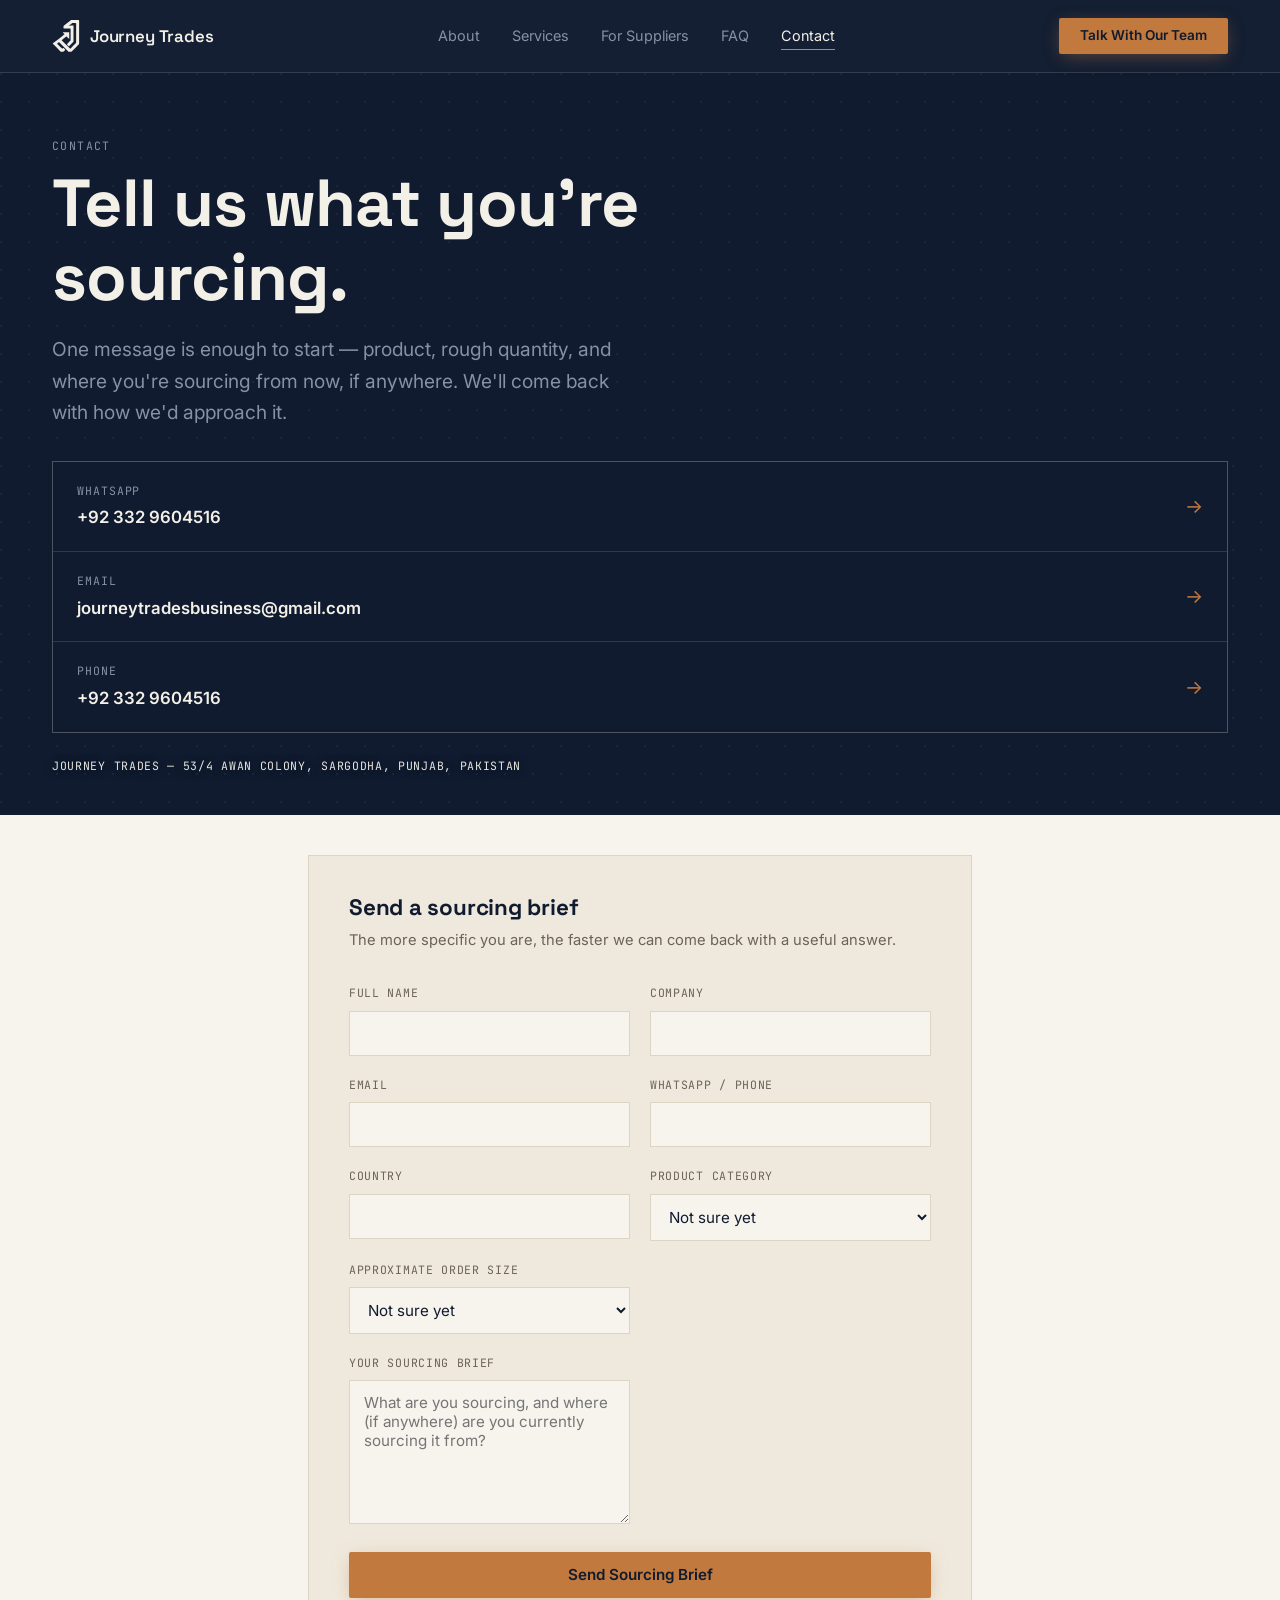
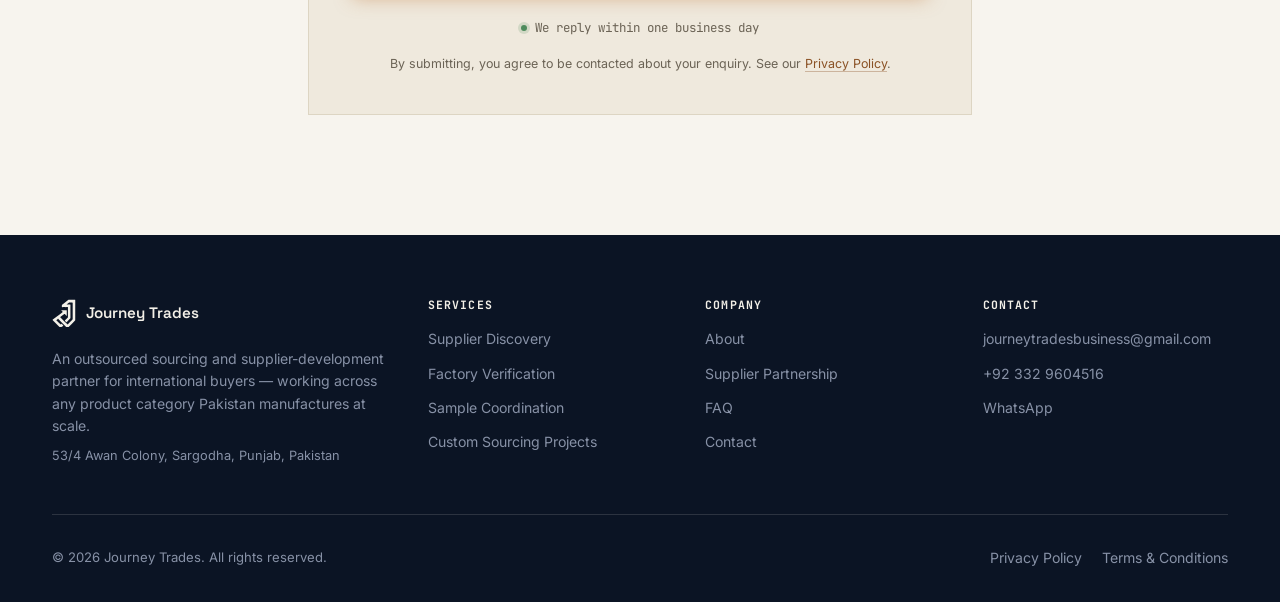
<file: contact.html>
<!DOCTYPE html>
<html lang="en">
<head>
<meta charset="UTF-8">
<meta name="viewport" content="width=device-width, initial-scale=1.0">
<title>Contact — Journey Trades</title>
<meta name="description" content="Send Journey Trades a sourcing brief — product, quantity, and where you're sourcing from now. We reply within one business day.">
<link rel="preconnect" href="https://fonts.googleapis.com">
<link rel="preconnect" href="https://fonts.gstatic.com" crossorigin>
<link href="https://fonts.googleapis.com/css2?family=Space+Grotesk:wght@500;600;700&family=Inter:wght@400;500;600;700&family=JetBrains+Mono:wght@500;600&display=swap" rel="stylesheet">
<link rel="stylesheet" href="css/style.css">
</head>
<body>

<a href="#main" class="skip-link">Skip to main content</a>

<header>
  <nav class="nav" id="site-nav" aria-label="Main navigation">
    <div class="container nav__inner">
      <a href="/" class="nav__brand" aria-label="Journey Trades — Home">
        <span class="nav__mark" aria-hidden="true"><svg viewBox="381.33 122.94 254.98 306.00" xmlns="http://www.w3.org/2000/svg"><path fill="currentColor" d="M492.219360,255.719696 C487.970673,251.401764 483.965637,247.331940 479.997284,243.299408 C481.773834,241.290131 483.369568,241.736816 484.786346,241.733704 C500.950500,241.697998 517.115051,241.760742 533.278870,241.675629 C536.532776,241.658493 538.229919,242.593063 538.214355,246.176392 C538.138489,263.673279 538.195129,281.170685 538.187622,298.667908 C538.187256,299.475739 538.202148,300.349670 537.248962,300.984955 C535.290833,301.412384 534.532166,299.639404 533.427429,298.526733 C528.144592,293.205994 522.882629,287.864319 517.635010,282.508728 C516.017578,280.857971 514.525269,279.582428 512.106262,281.442688 C497.848846,292.407104 483.533447,303.296173 469.249542,314.226257 C469.011902,314.408142 468.924530,314.786438 468.872314,314.881500 C494.978088,340.527435 521.039734,366.130005 547.777771,392.397064 C550.860657,389.139160 555.244202,384.400482 559.742493,379.773346 C572.284668,366.872040 584.827454,353.970581 597.484985,341.183014 C600.006348,338.635864 601.158508,335.977844 601.152100,332.351929 C601.053955,276.360565 601.016846,220.368958 601.138489,164.377777 C601.148865,159.608215 599.744385,157.890137 594.889404,158.078583 C586.236511,158.414490 577.562073,158.185883 568.896851,158.221893 C567.082275,158.229431 565.195679,157.996155 563.598877,159.205017 C554.478271,166.109589 545.360718,173.018188 536.156189,179.990524 C537.889099,181.886978 539.625610,181.592804 541.217590,181.585632 C551.380310,181.539932 561.548218,181.598801 571.702759,181.267838 C575.767700,181.135345 577.372253,182.289490 577.363159,186.539581 C577.265991,232.199249 577.288330,277.859222 577.348022,323.519012 C577.351562,326.256561 576.355835,328.283813 574.530151,330.162781 C562.570923,342.470795 550.576233,354.745850 538.759583,367.189697 C536.109314,369.980621 534.418335,369.785675 531.954956,367.059418 C528.161133,362.860901 524.103699,358.885468 519.976135,355.009216 C517.406128,352.595734 517.024597,350.875061 519.827148,348.115173 C529.203430,338.881683 538.237244,329.301453 547.532532,319.984039 C549.837402,317.673645 550.729797,315.225372 550.720886,311.995819 C550.630432,279.167633 550.588562,246.338837 550.731201,213.511063 C550.749634,209.265808 549.271851,208.119171 545.238403,208.156525 C527.575867,208.320053 509.909210,208.088135 492.248108,208.314621 C487.396088,208.376831 485.508484,207.134674 485.556122,201.903229 C485.714783,184.478241 485.535400,184.493973 499.542938,173.908081 C517.348938,160.451614 535.152893,146.992111 552.895752,133.452637 C555.155579,131.728149 557.503235,130.980072 560.276611,130.983826 C581.106812,131.011978 601.937317,131.055344 622.766968,130.943924 C626.807556,130.922302 628.318054,132.323074 628.312683,136.488327 C628.223572,205.811172 628.248474,275.134186 628.276550,344.457153 C628.277588,346.911621 627.695251,348.962250 625.915466,350.777222 C604.217590,372.904419 582.559082,395.070221 560.886902,417.222687 C560.538513,417.578796 560.169983,417.923492 559.772217,418.221985 C554.971069,421.824646 533.644470,420.338440 529.401917,416.060669 C503.236969,389.678223 477.083954,363.283936 450.935394,336.885254 C445.846863,331.748047 445.846344,331.707733 440.229309,335.979370 C436.121277,339.103455 432.063232,342.293457 428.000671,345.476746 C427.767517,345.659454 427.695007,346.047119 427.432037,346.569000 C443.109436,361.708893 458.841797,376.901855 474.966919,392.474121 C476.721710,391.483978 478.832550,388.628113 481.294250,386.196716 C483.282410,384.233093 484.864899,384.271484 486.775757,386.243256 C491.181244,390.789246 495.623444,395.303986 500.180634,399.696655 C502.305176,401.744446 502.652954,403.499542 500.231781,405.450317 C499.845337,405.761688 499.527985,406.159149 499.180969,406.518982 C485.274841,420.939636 485.276093,420.915375 465.383636,419.879028 C462.577545,419.732819 460.314514,418.886597 458.288696,416.833862 C435.349701,393.589966 412.379608,370.376526 389.334137,347.238281 C386.774902,344.668762 386.963837,343.059631 389.784821,340.916809 C418.702850,318.951202 447.563599,296.910217 476.432800,274.880371 C482.764526,270.048645 489.066345,265.177734 495.222076,260.447754 C495.000000,258.157471 493.479034,257.229156 492.219360,255.719696 z"/></svg></span>
        <span class="nav__wordmark">Journey Trades</span>
      </a>
      <ul class="nav__links" role="list">
        <li><a href="/about" class="nav__link">About</a></li>
        <li><a href="/services" class="nav__link">Services</a></li>
        <li><a href="/suppliers" class="nav__link">For Suppliers</a></li>
        <li><a href="/faq" class="nav__link">FAQ</a></li>
        <li><a href="/contact" class="nav__link" aria-current="page">Contact</a></li>
      </ul>
      <div class="nav__actions">
        <a href="/contact" class="btn btn--copper nav__cta">Talk With Our Team</a>
        <button class="nav__toggle" id="menu-toggle" aria-expanded="false" aria-controls="mobile-menu" aria-label="Open navigation menu">
          <span class="nav__toggle-bar"></span><span class="nav__toggle-bar"></span><span class="nav__toggle-bar"></span>
        </button>
      </div>
    </div>
    </nav>
    <div class="nav__mobile" id="mobile-menu" aria-hidden="true">
      <ul class="nav__mobile-links" role="list">
        <li><a href="/about" class="nav__mobile-link">About</a></li>
        <li><a href="/services" class="nav__mobile-link">Services</a></li>
        <li><a href="/suppliers" class="nav__mobile-link">For Suppliers</a></li>
        <li><a href="/faq" class="nav__mobile-link">FAQ</a></li>
        <li><a href="/contact" class="nav__mobile-link" aria-current="page">Contact</a></li>
      </ul>
      <a href="/contact" class="btn btn--copper nav__mobile-cta">Talk With Our Team</a>
    </div>
</header>

<main id="main">

  <!-- PAGE HEADER -->
  <section class="page-header" style="padding-bottom:var(--space-40);">
    <div class="container page-header__inner">
      <div class="page-header__kicker">Contact</div>
      <h1 class="page-header__title">Tell us what you're sourcing.</h1>
      <p class="page-header__lead">One message is enough to start — product, rough quantity, and where you're sourcing from now, if anywhere. We'll come back with how we'd approach it.</p>
      <div class="channels">
        <a href="https://wa.me/923329604516" class="channel fade-up" target="_blank" rel="noopener">
          <div><div class="channel__label">WhatsApp</div><div class="channel__value">+92 332 9604516</div></div>
          <span class="channel__arrow">&#8594;</span>
        </a>
        <a href="mailto:journeytradesbusiness@gmail.com" class="channel fade-up" style="transition-delay:60ms">
          <div><div class="channel__label">Email</div><div class="channel__value">journeytradesbusiness@gmail.com</div></div>
          <span class="channel__arrow">&#8594;</span>
        </a>
        <a href="tel:+923329604516" class="channel fade-up" style="transition-delay:120ms">
          <div><div class="channel__label">Phone</div><div class="channel__value">+92 332 9604516</div></div>
          <span class="channel__arrow">&#8594;</span>
        </a>
      </div>
      <p class="hero__trust-item" style="margin-top:var(--space-24); display:block;">Journey Trades &mdash; 53/4 Awan Colony, Sargodha, Punjab, Pakistan</p>
    </div>
  </section>

  <!-- FORM -->
  <section class="section" style="padding-top:var(--space-40);">
    <div class="container" style="max-width:44rem;">
      <div class="form-panel fade-up">
        <form class="contact-form" action="https://formsubmit.co/journeytradesbusiness@gmail.com" method="POST">
          <h2 class="contact-form__title">Send a sourcing brief</h2>
          <p class="contact-form__sub">The more specific you are, the faster we can come back with a useful answer.</p>

          <input type="hidden" name="_subject" value="New Sourcing Brief — Journey Trades">
          <input type="hidden" name="_template" value="table">
          <input type="hidden" name="_captcha" value="false">
          <input type="hidden" name="_next" value="https://journeytrades.com/contact?sent=1">
          <input type="text" name="_honey" class="form-honeypot" tabindex="-1" autocomplete="off">

          <div class="form-row form-row--2">
            <div class="form-field">
              <label class="form-label" for="name">Full Name</label>
              <input class="form-input" type="text" id="name" name="Name" required autocomplete="name">
            </div>
            <div class="form-field">
              <label class="form-label" for="company">Company</label>
              <input class="form-input" type="text" id="company" name="Company" autocomplete="organization">
            </div>
          </div>

          <div class="form-row form-row--2">
            <div class="form-field">
              <label class="form-label" for="email">Email</label>
              <input class="form-input" type="email" id="email" name="Email" required autocomplete="email">
            </div>
            <div class="form-field">
              <label class="form-label" for="whatsapp">WhatsApp / Phone</label>
              <input class="form-input" type="tel" id="whatsapp" name="WhatsApp or Phone" autocomplete="tel">
            </div>
          </div>

          <div class="form-row form-row--2">
            <div class="form-field">
              <label class="form-label" for="country">Country</label>
              <input class="form-input" type="text" id="country" name="Country" autocomplete="country-name">
            </div>
            <div class="form-field">
              <label class="form-label" for="category">Product Category</label>
              <select class="form-select" id="category" name="Product Category">
                <option value="Home textiles">Home textiles (towels, bed linen, etc.)</option>
                <option value="Apparel and garments">Apparel &amp; garments</option>
                <option value="Surgical and medical instruments">Surgical &amp; medical instruments</option>
                <option value="Sports goods">Sports goods</option>
                <option value="Leather goods">Leather goods</option>
                <option value="Other Pakistani manufacturing">Other Pakistani manufacturing</option>
                <option value="Not sure yet" selected>Not sure yet</option>
              </select>
            </div>
          </div>

          <div class="form-row">
            <div class="form-field">
              <label class="form-label" for="volume">Approximate Order Size</label>
              <select class="form-select" id="volume" name="Approximate Order Size">
                <option value="Sample / trial order">Sample / trial order</option>
                <option value="Under $25,000">Under $25,000</option>
                <option value="$25,000 - $100,000">$25,000 &ndash; $100,000</option>
                <option value="$100,000 - $250,000">$100,000 &ndash; $250,000</option>
                <option value="$250,000+">$250,000+</option>
                <option value="Not sure yet" selected>Not sure yet</option>
              </select>
            </div>
          </div>

          <div class="form-row">
            <div class="form-field">
              <label class="form-label" for="message">Your Sourcing Brief</label>
              <textarea class="form-textarea" id="message" name="Sourcing Brief" required placeholder="What are you sourcing, and where (if anywhere) are you currently sourcing it from?"></textarea>
            </div>
          </div>

          <button type="submit" class="btn btn--copper form-submit">Send Sourcing Brief</button>

          <div class="form-response-time">
            <span class="form-response-time__dot" aria-hidden="true"></span>
            We reply within one business day
          </div>

          <p class="form-note">By submitting, you agree to be contacted about your enquiry. See our <a href="/privacy">Privacy Policy</a>.</p>
        </form>

        <div id="form-success" hidden>
          <h2 class="contact-form__title">Message sent.</h2>
          <p class="contact-form__sub">Your sourcing brief has been sent. We'll be in touch within one business day.</p>
          <a href="/contact" class="btn btn--outline-dark">Send Another Brief</a>
        </div>
      </div>
    </div>
  </section>

</main>

<footer class="footer">
  <div class="container">
    <div class="footer__inner">
      <div>
        <a href="/" class="footer__mark">
          <span class="footer__mark-icon"><svg viewBox="381.33 122.94 254.98 306.00" xmlns="http://www.w3.org/2000/svg"><path fill="currentColor" d="M492.219360,255.719696 C487.970673,251.401764 483.965637,247.331940 479.997284,243.299408 C481.773834,241.290131 483.369568,241.736816 484.786346,241.733704 C500.950500,241.697998 517.115051,241.760742 533.278870,241.675629 C536.532776,241.658493 538.229919,242.593063 538.214355,246.176392 C538.138489,263.673279 538.195129,281.170685 538.187622,298.667908 C538.187256,299.475739 538.202148,300.349670 537.248962,300.984955 C535.290833,301.412384 534.532166,299.639404 533.427429,298.526733 C528.144592,293.205994 522.882629,287.864319 517.635010,282.508728 C516.017578,280.857971 514.525269,279.582428 512.106262,281.442688 C497.848846,292.407104 483.533447,303.296173 469.249542,314.226257 C469.011902,314.408142 468.924530,314.786438 468.872314,314.881500 C494.978088,340.527435 521.039734,366.130005 547.777771,392.397064 C550.860657,389.139160 555.244202,384.400482 559.742493,379.773346 C572.284668,366.872040 584.827454,353.970581 597.484985,341.183014 C600.006348,338.635864 601.158508,335.977844 601.152100,332.351929 C601.053955,276.360565 601.016846,220.368958 601.138489,164.377777 C601.148865,159.608215 599.744385,157.890137 594.889404,158.078583 C586.236511,158.414490 577.562073,158.185883 568.896851,158.221893 C567.082275,158.229431 565.195679,157.996155 563.598877,159.205017 C554.478271,166.109589 545.360718,173.018188 536.156189,179.990524 C537.889099,181.886978 539.625610,181.592804 541.217590,181.585632 C551.380310,181.539932 561.548218,181.598801 571.702759,181.267838 C575.767700,181.135345 577.372253,182.289490 577.363159,186.539581 C577.265991,232.199249 577.288330,277.859222 577.348022,323.519012 C577.351562,326.256561 576.355835,328.283813 574.530151,330.162781 C562.570923,342.470795 550.576233,354.745850 538.759583,367.189697 C536.109314,369.980621 534.418335,369.785675 531.954956,367.059418 C528.161133,362.860901 524.103699,358.885468 519.976135,355.009216 C517.406128,352.595734 517.024597,350.875061 519.827148,348.115173 C529.203430,338.881683 538.237244,329.301453 547.532532,319.984039 C549.837402,317.673645 550.729797,315.225372 550.720886,311.995819 C550.630432,279.167633 550.588562,246.338837 550.731201,213.511063 C550.749634,209.265808 549.271851,208.119171 545.238403,208.156525 C527.575867,208.320053 509.909210,208.088135 492.248108,208.314621 C487.396088,208.376831 485.508484,207.134674 485.556122,201.903229 C485.714783,184.478241 485.535400,184.493973 499.542938,173.908081 C517.348938,160.451614 535.152893,146.992111 552.895752,133.452637 C555.155579,131.728149 557.503235,130.980072 560.276611,130.983826 C581.106812,131.011978 601.937317,131.055344 622.766968,130.943924 C626.807556,130.922302 628.318054,132.323074 628.312683,136.488327 C628.223572,205.811172 628.248474,275.134186 628.276550,344.457153 C628.277588,346.911621 627.695251,348.962250 625.915466,350.777222 C604.217590,372.904419 582.559082,395.070221 560.886902,417.222687 C560.538513,417.578796 560.169983,417.923492 559.772217,418.221985 C554.971069,421.824646 533.644470,420.338440 529.401917,416.060669 C503.236969,389.678223 477.083954,363.283936 450.935394,336.885254 C445.846863,331.748047 445.846344,331.707733 440.229309,335.979370 C436.121277,339.103455 432.063232,342.293457 428.000671,345.476746 C427.767517,345.659454 427.695007,346.047119 427.432037,346.569000 C443.109436,361.708893 458.841797,376.901855 474.966919,392.474121 C476.721710,391.483978 478.832550,388.628113 481.294250,386.196716 C483.282410,384.233093 484.864899,384.271484 486.775757,386.243256 C491.181244,390.789246 495.623444,395.303986 500.180634,399.696655 C502.305176,401.744446 502.652954,403.499542 500.231781,405.450317 C499.845337,405.761688 499.527985,406.159149 499.180969,406.518982 C485.274841,420.939636 485.276093,420.915375 465.383636,419.879028 C462.577545,419.732819 460.314514,418.886597 458.288696,416.833862 C435.349701,393.589966 412.379608,370.376526 389.334137,347.238281 C386.774902,344.668762 386.963837,343.059631 389.784821,340.916809 C418.702850,318.951202 447.563599,296.910217 476.432800,274.880371 C482.764526,270.048645 489.066345,265.177734 495.222076,260.447754 C495.000000,258.157471 493.479034,257.229156 492.219360,255.719696 z"/></svg></span>
          <span class="footer__wordmark">Journey Trades</span>
        </a>
        <p class="footer__tagline">An outsourced sourcing and supplier-development partner for international buyers — working across any product category Pakistan manufactures at scale.</p>
        <p class="footer__tagline" style="margin-top:8px; font-size:0.8rem;">53/4 Awan Colony, Sargodha, Punjab, Pakistan</p>
      </div>
      <nav class="footer__col" aria-label="Services">
        <h3 class="footer__col-title">Services</h3>
        <ul class="footer__links" role="list">
          <li><a href="/services" class="footer__link">Supplier Discovery</a></li>
          <li><a href="/services" class="footer__link">Factory Verification</a></li>
          <li><a href="/services" class="footer__link">Sample Coordination</a></li>
          <li><a href="/services" class="footer__link">Custom Sourcing Projects</a></li>
        </ul>
      </nav>
      <nav class="footer__col" aria-label="Company">
        <h3 class="footer__col-title">Company</h3>
        <ul class="footer__links" role="list">
          <li><a href="/about" class="footer__link">About</a></li>
          <li><a href="/suppliers" class="footer__link">Supplier Partnership</a></li>
          <li><a href="/faq" class="footer__link">FAQ</a></li>
          <li><a href="/contact" class="footer__link">Contact</a></li>
        </ul>
      </nav>
      <div class="footer__col">
        <h3 class="footer__col-title">Contact</h3>
        <ul class="footer__links" role="list">
          <li><a href="mailto:journeytradesbusiness@gmail.com" class="footer__link">journeytradesbusiness@gmail.com</a></li>
          <li><a href="tel:+923329604516" class="footer__link">+92 332 9604516</a></li>
          <li><a href="https://wa.me/923329604516" class="footer__link" target="_blank" rel="noopener">WhatsApp</a></li>
        </ul>
      </div>
    </div>
    <hr class="footer__divider">
    <div class="footer__bottom">
      <p>&copy; <span id="footer-year">2026</span> Journey Trades. All rights reserved.</p>
      <nav class="footer__legal-links" aria-label="Legal">
        <a href="/privacy" class="footer__link">Privacy Policy</a>
        <a href="/terms" class="footer__link">Terms &amp; Conditions</a>
      </nav>
    </div>
  </div>
</footer>

<script src="js/main.js"></script>
</body>
</html>
</file>
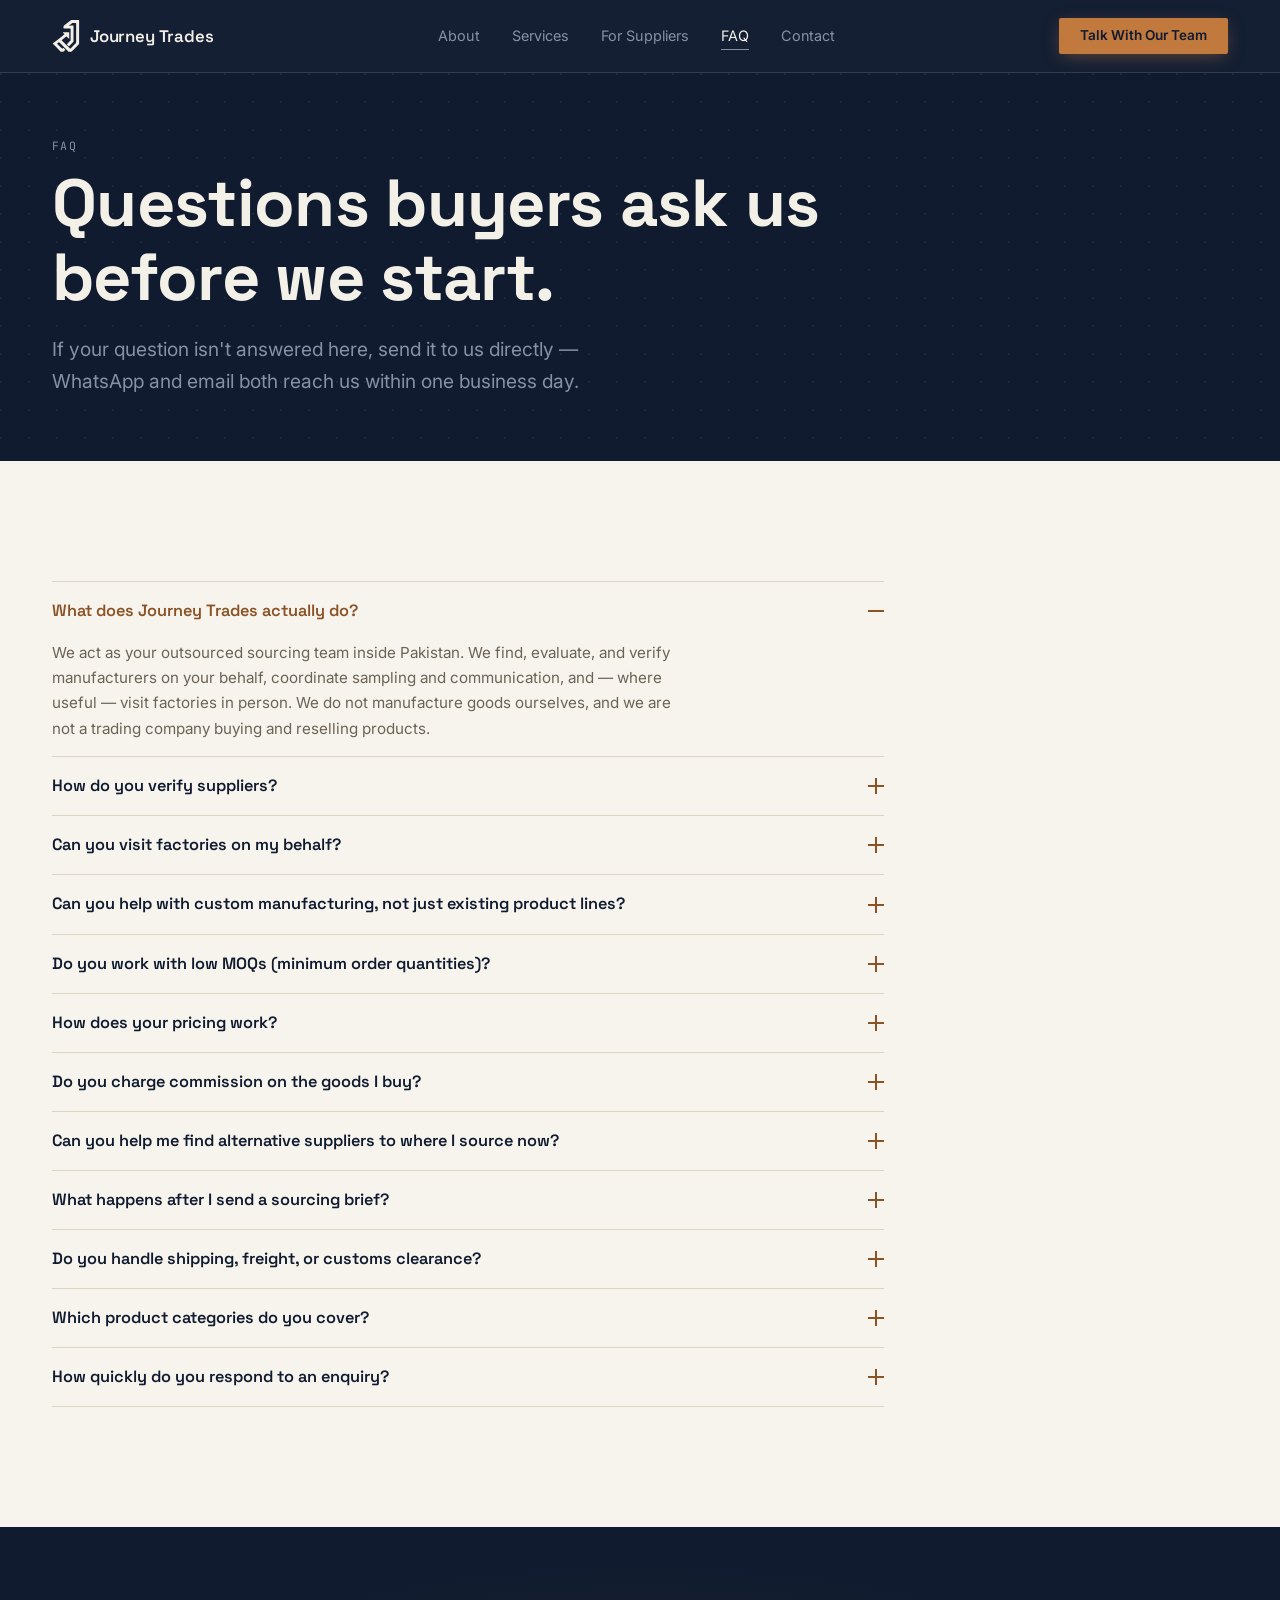
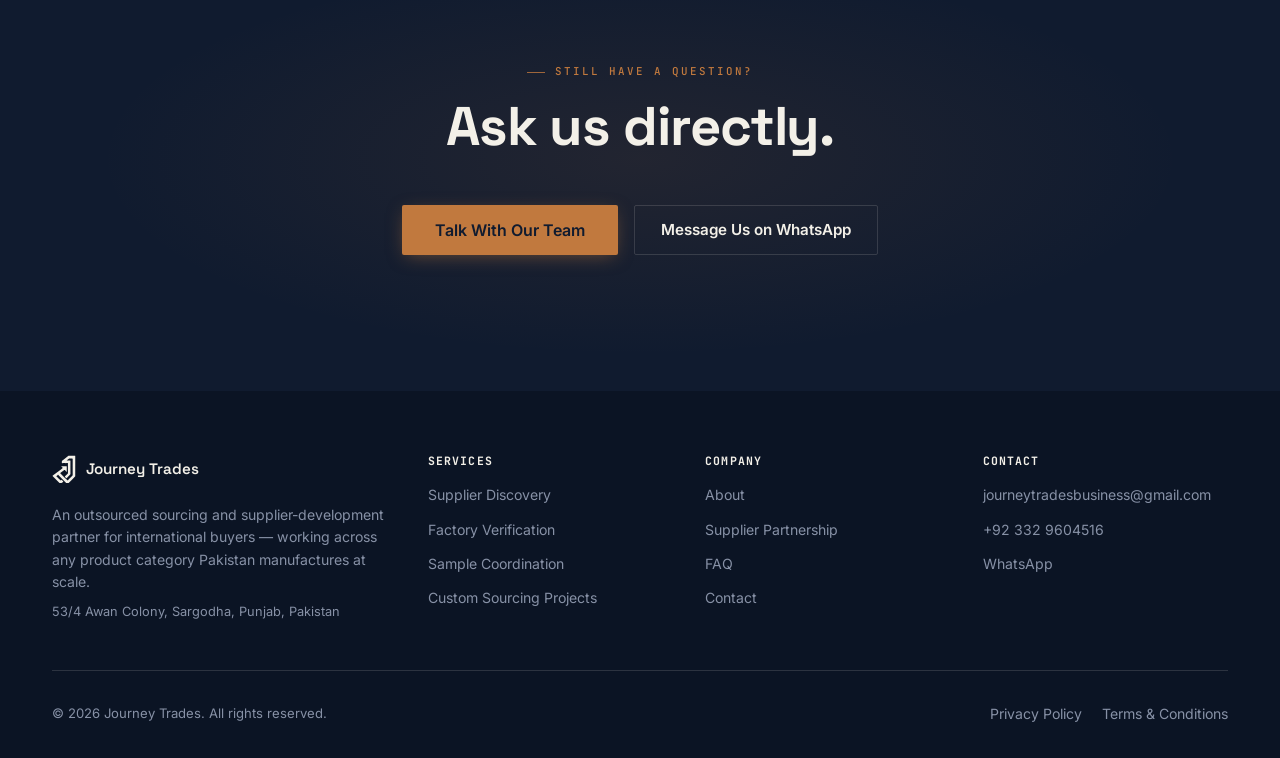
<file: faq.html>
<!DOCTYPE html>
<html lang="en">
<head>
<meta charset="UTF-8">
<meta name="viewport" content="width=device-width, initial-scale=1.0">
<title>FAQ — Journey Trades</title>
<meta name="description" content="Answers to common questions about Journey Trades' sourcing and verification process, pricing, MOQs, and product categories.">
<link rel="preconnect" href="https://fonts.googleapis.com">
<link rel="preconnect" href="https://fonts.gstatic.com" crossorigin>
<link href="https://fonts.googleapis.com/css2?family=Space+Grotesk:wght@500;600;700&family=Inter:wght@400;500;600;700&family=JetBrains+Mono:wght@500;600&display=swap" rel="stylesheet">
<link rel="stylesheet" href="css/style.css">
</head>
<body>

<a href="#main" class="skip-link">Skip to main content</a>

<header>
  <nav class="nav" id="site-nav" aria-label="Main navigation">
    <div class="container nav__inner">
      <a href="/" class="nav__brand" aria-label="Journey Trades — Home">
        <span class="nav__mark" aria-hidden="true"><svg viewBox="381.33 122.94 254.98 306.00" xmlns="http://www.w3.org/2000/svg"><path fill="currentColor" d="M492.219360,255.719696 C487.970673,251.401764 483.965637,247.331940 479.997284,243.299408 C481.773834,241.290131 483.369568,241.736816 484.786346,241.733704 C500.950500,241.697998 517.115051,241.760742 533.278870,241.675629 C536.532776,241.658493 538.229919,242.593063 538.214355,246.176392 C538.138489,263.673279 538.195129,281.170685 538.187622,298.667908 C538.187256,299.475739 538.202148,300.349670 537.248962,300.984955 C535.290833,301.412384 534.532166,299.639404 533.427429,298.526733 C528.144592,293.205994 522.882629,287.864319 517.635010,282.508728 C516.017578,280.857971 514.525269,279.582428 512.106262,281.442688 C497.848846,292.407104 483.533447,303.296173 469.249542,314.226257 C469.011902,314.408142 468.924530,314.786438 468.872314,314.881500 C494.978088,340.527435 521.039734,366.130005 547.777771,392.397064 C550.860657,389.139160 555.244202,384.400482 559.742493,379.773346 C572.284668,366.872040 584.827454,353.970581 597.484985,341.183014 C600.006348,338.635864 601.158508,335.977844 601.152100,332.351929 C601.053955,276.360565 601.016846,220.368958 601.138489,164.377777 C601.148865,159.608215 599.744385,157.890137 594.889404,158.078583 C586.236511,158.414490 577.562073,158.185883 568.896851,158.221893 C567.082275,158.229431 565.195679,157.996155 563.598877,159.205017 C554.478271,166.109589 545.360718,173.018188 536.156189,179.990524 C537.889099,181.886978 539.625610,181.592804 541.217590,181.585632 C551.380310,181.539932 561.548218,181.598801 571.702759,181.267838 C575.767700,181.135345 577.372253,182.289490 577.363159,186.539581 C577.265991,232.199249 577.288330,277.859222 577.348022,323.519012 C577.351562,326.256561 576.355835,328.283813 574.530151,330.162781 C562.570923,342.470795 550.576233,354.745850 538.759583,367.189697 C536.109314,369.980621 534.418335,369.785675 531.954956,367.059418 C528.161133,362.860901 524.103699,358.885468 519.976135,355.009216 C517.406128,352.595734 517.024597,350.875061 519.827148,348.115173 C529.203430,338.881683 538.237244,329.301453 547.532532,319.984039 C549.837402,317.673645 550.729797,315.225372 550.720886,311.995819 C550.630432,279.167633 550.588562,246.338837 550.731201,213.511063 C550.749634,209.265808 549.271851,208.119171 545.238403,208.156525 C527.575867,208.320053 509.909210,208.088135 492.248108,208.314621 C487.396088,208.376831 485.508484,207.134674 485.556122,201.903229 C485.714783,184.478241 485.535400,184.493973 499.542938,173.908081 C517.348938,160.451614 535.152893,146.992111 552.895752,133.452637 C555.155579,131.728149 557.503235,130.980072 560.276611,130.983826 C581.106812,131.011978 601.937317,131.055344 622.766968,130.943924 C626.807556,130.922302 628.318054,132.323074 628.312683,136.488327 C628.223572,205.811172 628.248474,275.134186 628.276550,344.457153 C628.277588,346.911621 627.695251,348.962250 625.915466,350.777222 C604.217590,372.904419 582.559082,395.070221 560.886902,417.222687 C560.538513,417.578796 560.169983,417.923492 559.772217,418.221985 C554.971069,421.824646 533.644470,420.338440 529.401917,416.060669 C503.236969,389.678223 477.083954,363.283936 450.935394,336.885254 C445.846863,331.748047 445.846344,331.707733 440.229309,335.979370 C436.121277,339.103455 432.063232,342.293457 428.000671,345.476746 C427.767517,345.659454 427.695007,346.047119 427.432037,346.569000 C443.109436,361.708893 458.841797,376.901855 474.966919,392.474121 C476.721710,391.483978 478.832550,388.628113 481.294250,386.196716 C483.282410,384.233093 484.864899,384.271484 486.775757,386.243256 C491.181244,390.789246 495.623444,395.303986 500.180634,399.696655 C502.305176,401.744446 502.652954,403.499542 500.231781,405.450317 C499.845337,405.761688 499.527985,406.159149 499.180969,406.518982 C485.274841,420.939636 485.276093,420.915375 465.383636,419.879028 C462.577545,419.732819 460.314514,418.886597 458.288696,416.833862 C435.349701,393.589966 412.379608,370.376526 389.334137,347.238281 C386.774902,344.668762 386.963837,343.059631 389.784821,340.916809 C418.702850,318.951202 447.563599,296.910217 476.432800,274.880371 C482.764526,270.048645 489.066345,265.177734 495.222076,260.447754 C495.000000,258.157471 493.479034,257.229156 492.219360,255.719696 z"/></svg></span>
        <span class="nav__wordmark">Journey Trades</span>
      </a>
      <ul class="nav__links" role="list">
        <li><a href="/about" class="nav__link">About</a></li>
        <li><a href="/services" class="nav__link">Services</a></li>
        <li><a href="/suppliers" class="nav__link">For Suppliers</a></li>
        <li><a href="/faq" class="nav__link" aria-current="page">FAQ</a></li>
        <li><a href="/contact" class="nav__link">Contact</a></li>
      </ul>
      <div class="nav__actions">
        <a href="/contact" class="btn btn--copper nav__cta">Talk With Our Team</a>
        <button class="nav__toggle" id="menu-toggle" aria-expanded="false" aria-controls="mobile-menu" aria-label="Open navigation menu">
          <span class="nav__toggle-bar"></span><span class="nav__toggle-bar"></span><span class="nav__toggle-bar"></span>
        </button>
      </div>
    </div>
    </nav>
    <div class="nav__mobile" id="mobile-menu" aria-hidden="true">
      <ul class="nav__mobile-links" role="list">
        <li><a href="/about" class="nav__mobile-link">About</a></li>
        <li><a href="/services" class="nav__mobile-link">Services</a></li>
        <li><a href="/suppliers" class="nav__mobile-link">For Suppliers</a></li>
        <li><a href="/faq" class="nav__mobile-link" aria-current="page">FAQ</a></li>
        <li><a href="/contact" class="nav__mobile-link">Contact</a></li>
      </ul>
      <a href="/contact" class="btn btn--copper nav__mobile-cta">Talk With Our Team</a>
    </div>
</header>

<main id="main">

  <!-- PAGE HEADER -->
  <section class="page-header">
    <div class="container page-header__inner">
      <div class="page-header__kicker">FAQ</div>
      <h1 class="page-header__title">Questions buyers ask us before we start.</h1>
      <p class="page-header__lead">If your question isn't answered here, send it to us directly — WhatsApp and email both reach us within one business day.</p>
    </div>
  </section>

  <!-- FAQ LIST -->
  <section class="section">
    <div class="container">
      <div class="faq__list" style="max-width:52rem;">
        <div class="faq-item fade-up">
          <button class="faq-item__q" aria-expanded="false"><span>What does Journey Trades actually do?</span><span class="faq-item__icon"></span></button>
          <div class="faq-item__a"><div class="faq-item__a-inner">We act as your outsourced sourcing team inside Pakistan. We find, evaluate, and verify manufacturers on your behalf, coordinate sampling and communication, and — where useful — visit factories in person. We do not manufacture goods ourselves, and we are not a trading company buying and reselling products.</div></div>
        </div>
        <div class="faq-item fade-up" style="transition-delay:40ms">
          <button class="faq-item__q" aria-expanded="false"><span>How do you verify suppliers?</span><span class="faq-item__icon"></span></button>
          <div class="faq-item__a"><div class="faq-item__a-inner">We review a factory's documented capacity, production lines, and relevant certifications, speak directly with factory management, and where the project justifies it, visit the site in person. We look at what a factory can actually produce at the quality and volume you need — not just what they claim in an email.</div></div>
        </div>
        <div class="faq-item fade-up" style="transition-delay:80ms">
          <button class="faq-item__q" aria-expanded="false"><span>Can you visit factories on my behalf?</span><span class="faq-item__icon"></span></button>
          <div class="faq-item__a"><div class="faq-item__a-inner">Yes. Factory visits and written and photo reporting are one of our core services. We scope visit frequency and depth to the project — a single verification visit for a smaller order, ongoing visits for in-progress production.</div></div>
        </div>
        <div class="faq-item fade-up" style="transition-delay:120ms">
          <button class="faq-item__q" aria-expanded="false"><span>Can you help with custom manufacturing, not just existing product lines?</span><span class="faq-item__icon"></span></button>
          <div class="faq-item__a"><div class="faq-item__a-inner">Yes. We support custom sourcing projects, including matching your specification or sample to factories with the right capability, and coordinating development samples before production.</div></div>
        </div>
        <div class="faq-item fade-up" style="transition-delay:160ms">
          <button class="faq-item__q" aria-expanded="false"><span>Do you work with low MOQs (minimum order quantities)?</span><span class="faq-item__icon"></span></button>
          <div class="faq-item__a"><div class="faq-item__a-inner">It depends on the product and the factory. Many established Pakistani manufacturers set MOQs based on production efficiency, not arbitrary preference. We're upfront with you about realistic MOQ ranges for your product before you commit to a sourcing project, and we look for factories whose MOQ structure fits your order size where possible.</div></div>
        </div>
        <div class="faq-item fade-up" style="transition-delay:200ms">
          <button class="faq-item__q" aria-expanded="false"><span>How does your pricing work?</span><span class="faq-item__icon"></span></button>
          <div class="faq-item__a"><div class="faq-item__a-inner">We don't publish a fixed price list, because every sourcing project is different. Pricing depends on the complexity of what you're sourcing, how many suppliers need to be evaluated, whether factory visits are required, how deep the verification needs to go, and what reporting you need along the way. We discuss your brief first and quote based on the actual scope.</div></div>
        </div>
        <div class="faq-item fade-up">
          <button class="faq-item__q" aria-expanded="false"><span>Do you charge commission on the goods I buy?</span><span class="faq-item__icon"></span></button>
          <div class="faq-item__a"><div class="faq-item__a-inner">No. We don't take a margin on the products you purchase from a factory. Our work is the sourcing and verification service itself, scoped and agreed with you before we start.</div></div>
        </div>
        <div class="faq-item fade-up" style="transition-delay:40ms">
          <button class="faq-item__q" aria-expanded="false"><span>Can you help me find alternative suppliers to where I source now?</span><span class="faq-item__icon"></span></button>
          <div class="faq-item__a"><div class="faq-item__a-inner">Yes — this is one of the most common reasons buyers come to us. If you're looking to diversify away from a single country or factory, or you've had a bad experience with an existing supplier, we build a shortlist of vetted alternatives in Pakistan that match your current specification.</div></div>
        </div>
        <div class="faq-item fade-up" style="transition-delay:80ms">
          <button class="faq-item__q" aria-expanded="false"><span>What happens after I send a sourcing brief?</span><span class="faq-item__icon"></span></button>
          <div class="faq-item__a"><div class="faq-item__a-inner">We review what you've sent, ask any clarifying questions by WhatsApp or email, and come back with a proposed scope and approach — including roughly how many suppliers we'd evaluate and what verification would look like — before any commercial commitment is made.</div></div>
        </div>
        <div class="faq-item fade-up" style="transition-delay:120ms">
          <button class="faq-item__q" aria-expanded="false"><span>Do you handle shipping, freight, or customs clearance?</span><span class="faq-item__icon"></span></button>
          <div class="faq-item__a"><div class="faq-item__a-inner">No. Our work covers sourcing, supplier verification, sampling, and factory coordination — not logistics. We flag this clearly during scoping so you know to arrange freight and customs separately, and we're happy to share what we know from experience if it's useful.</div></div>
        </div>
        <div class="faq-item fade-up" style="transition-delay:160ms">
          <button class="faq-item__q" aria-expanded="false"><span>Which product categories do you cover?</span><span class="faq-item__icon"></span></button>
          <div class="faq-item__a"><div class="faq-item__a-inner">We're not limited to one category. We work across any product Pakistan manufactures at scale — including textiles, surgical instruments, and sports goods. If you're unsure whether your product fits, send us a brief and we'll tell you honestly.</div></div>
        </div>
        <div class="faq-item fade-up" style="transition-delay:200ms">
          <button class="faq-item__q" aria-expanded="false"><span>How quickly do you respond to an enquiry?</span><span class="faq-item__icon"></span></button>
          <div class="faq-item__a"><div class="faq-item__a-inner">We aim to respond to every WhatsApp message and email within one business day.</div></div>
        </div>
      </div>
    </div>
  </section>

  <!-- CTA -->
  <section class="section cta">
    <div class="container fade-up">
      <div class="eyebrow" style="justify-content:center;">Still have a question?</div>
      <h2 class="cta__title">Ask us directly.</h2>
      <div class="cta__actions">
        <a href="/contact" class="btn btn--copper">Talk With Our Team</a>
        <a href="https://wa.me/923329604516" class="btn btn--outline-light" target="_blank" rel="noopener">Message Us on WhatsApp</a>
      </div>
    </div>
  </section>

</main>

<footer class="footer">
  <div class="container">
    <div class="footer__inner">
      <div>
        <a href="/" class="footer__mark">
          <span class="footer__mark-icon"><svg viewBox="381.33 122.94 254.98 306.00" xmlns="http://www.w3.org/2000/svg"><path fill="currentColor" d="M492.219360,255.719696 C487.970673,251.401764 483.965637,247.331940 479.997284,243.299408 C481.773834,241.290131 483.369568,241.736816 484.786346,241.733704 C500.950500,241.697998 517.115051,241.760742 533.278870,241.675629 C536.532776,241.658493 538.229919,242.593063 538.214355,246.176392 C538.138489,263.673279 538.195129,281.170685 538.187622,298.667908 C538.187256,299.475739 538.202148,300.349670 537.248962,300.984955 C535.290833,301.412384 534.532166,299.639404 533.427429,298.526733 C528.144592,293.205994 522.882629,287.864319 517.635010,282.508728 C516.017578,280.857971 514.525269,279.582428 512.106262,281.442688 C497.848846,292.407104 483.533447,303.296173 469.249542,314.226257 C469.011902,314.408142 468.924530,314.786438 468.872314,314.881500 C494.978088,340.527435 521.039734,366.130005 547.777771,392.397064 C550.860657,389.139160 555.244202,384.400482 559.742493,379.773346 C572.284668,366.872040 584.827454,353.970581 597.484985,341.183014 C600.006348,338.635864 601.158508,335.977844 601.152100,332.351929 C601.053955,276.360565 601.016846,220.368958 601.138489,164.377777 C601.148865,159.608215 599.744385,157.890137 594.889404,158.078583 C586.236511,158.414490 577.562073,158.185883 568.896851,158.221893 C567.082275,158.229431 565.195679,157.996155 563.598877,159.205017 C554.478271,166.109589 545.360718,173.018188 536.156189,179.990524 C537.889099,181.886978 539.625610,181.592804 541.217590,181.585632 C551.380310,181.539932 561.548218,181.598801 571.702759,181.267838 C575.767700,181.135345 577.372253,182.289490 577.363159,186.539581 C577.265991,232.199249 577.288330,277.859222 577.348022,323.519012 C577.351562,326.256561 576.355835,328.283813 574.530151,330.162781 C562.570923,342.470795 550.576233,354.745850 538.759583,367.189697 C536.109314,369.980621 534.418335,369.785675 531.954956,367.059418 C528.161133,362.860901 524.103699,358.885468 519.976135,355.009216 C517.406128,352.595734 517.024597,350.875061 519.827148,348.115173 C529.203430,338.881683 538.237244,329.301453 547.532532,319.984039 C549.837402,317.673645 550.729797,315.225372 550.720886,311.995819 C550.630432,279.167633 550.588562,246.338837 550.731201,213.511063 C550.749634,209.265808 549.271851,208.119171 545.238403,208.156525 C527.575867,208.320053 509.909210,208.088135 492.248108,208.314621 C487.396088,208.376831 485.508484,207.134674 485.556122,201.903229 C485.714783,184.478241 485.535400,184.493973 499.542938,173.908081 C517.348938,160.451614 535.152893,146.992111 552.895752,133.452637 C555.155579,131.728149 557.503235,130.980072 560.276611,130.983826 C581.106812,131.011978 601.937317,131.055344 622.766968,130.943924 C626.807556,130.922302 628.318054,132.323074 628.312683,136.488327 C628.223572,205.811172 628.248474,275.134186 628.276550,344.457153 C628.277588,346.911621 627.695251,348.962250 625.915466,350.777222 C604.217590,372.904419 582.559082,395.070221 560.886902,417.222687 C560.538513,417.578796 560.169983,417.923492 559.772217,418.221985 C554.971069,421.824646 533.644470,420.338440 529.401917,416.060669 C503.236969,389.678223 477.083954,363.283936 450.935394,336.885254 C445.846863,331.748047 445.846344,331.707733 440.229309,335.979370 C436.121277,339.103455 432.063232,342.293457 428.000671,345.476746 C427.767517,345.659454 427.695007,346.047119 427.432037,346.569000 C443.109436,361.708893 458.841797,376.901855 474.966919,392.474121 C476.721710,391.483978 478.832550,388.628113 481.294250,386.196716 C483.282410,384.233093 484.864899,384.271484 486.775757,386.243256 C491.181244,390.789246 495.623444,395.303986 500.180634,399.696655 C502.305176,401.744446 502.652954,403.499542 500.231781,405.450317 C499.845337,405.761688 499.527985,406.159149 499.180969,406.518982 C485.274841,420.939636 485.276093,420.915375 465.383636,419.879028 C462.577545,419.732819 460.314514,418.886597 458.288696,416.833862 C435.349701,393.589966 412.379608,370.376526 389.334137,347.238281 C386.774902,344.668762 386.963837,343.059631 389.784821,340.916809 C418.702850,318.951202 447.563599,296.910217 476.432800,274.880371 C482.764526,270.048645 489.066345,265.177734 495.222076,260.447754 C495.000000,258.157471 493.479034,257.229156 492.219360,255.719696 z"/></svg></span>
          <span class="footer__wordmark">Journey Trades</span>
        </a>
        <p class="footer__tagline">An outsourced sourcing and supplier-development partner for international buyers — working across any product category Pakistan manufactures at scale.</p>
        <p class="footer__tagline" style="margin-top:8px; font-size:0.8rem;">53/4 Awan Colony, Sargodha, Punjab, Pakistan</p>
      </div>
      <nav class="footer__col" aria-label="Services">
        <h3 class="footer__col-title">Services</h3>
        <ul class="footer__links" role="list">
          <li><a href="/services" class="footer__link">Supplier Discovery</a></li>
          <li><a href="/services" class="footer__link">Factory Verification</a></li>
          <li><a href="/services" class="footer__link">Sample Coordination</a></li>
          <li><a href="/services" class="footer__link">Custom Sourcing Projects</a></li>
        </ul>
      </nav>
      <nav class="footer__col" aria-label="Company">
        <h3 class="footer__col-title">Company</h3>
        <ul class="footer__links" role="list">
          <li><a href="/about" class="footer__link">About</a></li>
          <li><a href="/suppliers" class="footer__link">Supplier Partnership</a></li>
          <li><a href="/faq" class="footer__link">FAQ</a></li>
          <li><a href="/contact" class="footer__link">Contact</a></li>
        </ul>
      </nav>
      <div class="footer__col">
        <h3 class="footer__col-title">Contact</h3>
        <ul class="footer__links" role="list">
          <li><a href="mailto:journeytradesbusiness@gmail.com" class="footer__link">journeytradesbusiness@gmail.com</a></li>
          <li><a href="tel:+923329604516" class="footer__link">+92 332 9604516</a></li>
          <li><a href="https://wa.me/923329604516" class="footer__link" target="_blank" rel="noopener">WhatsApp</a></li>
        </ul>
      </div>
    </div>
    <hr class="footer__divider">
    <div class="footer__bottom">
      <p>&copy; <span id="footer-year">2026</span> Journey Trades. All rights reserved.</p>
      <nav class="footer__legal-links" aria-label="Legal">
        <a href="/privacy" class="footer__link">Privacy Policy</a>
        <a href="/terms" class="footer__link">Terms &amp; Conditions</a>
      </nav>
    </div>
  </div>
</footer>

<script src="js/main.js"></script>
</body>
</html>
</file>
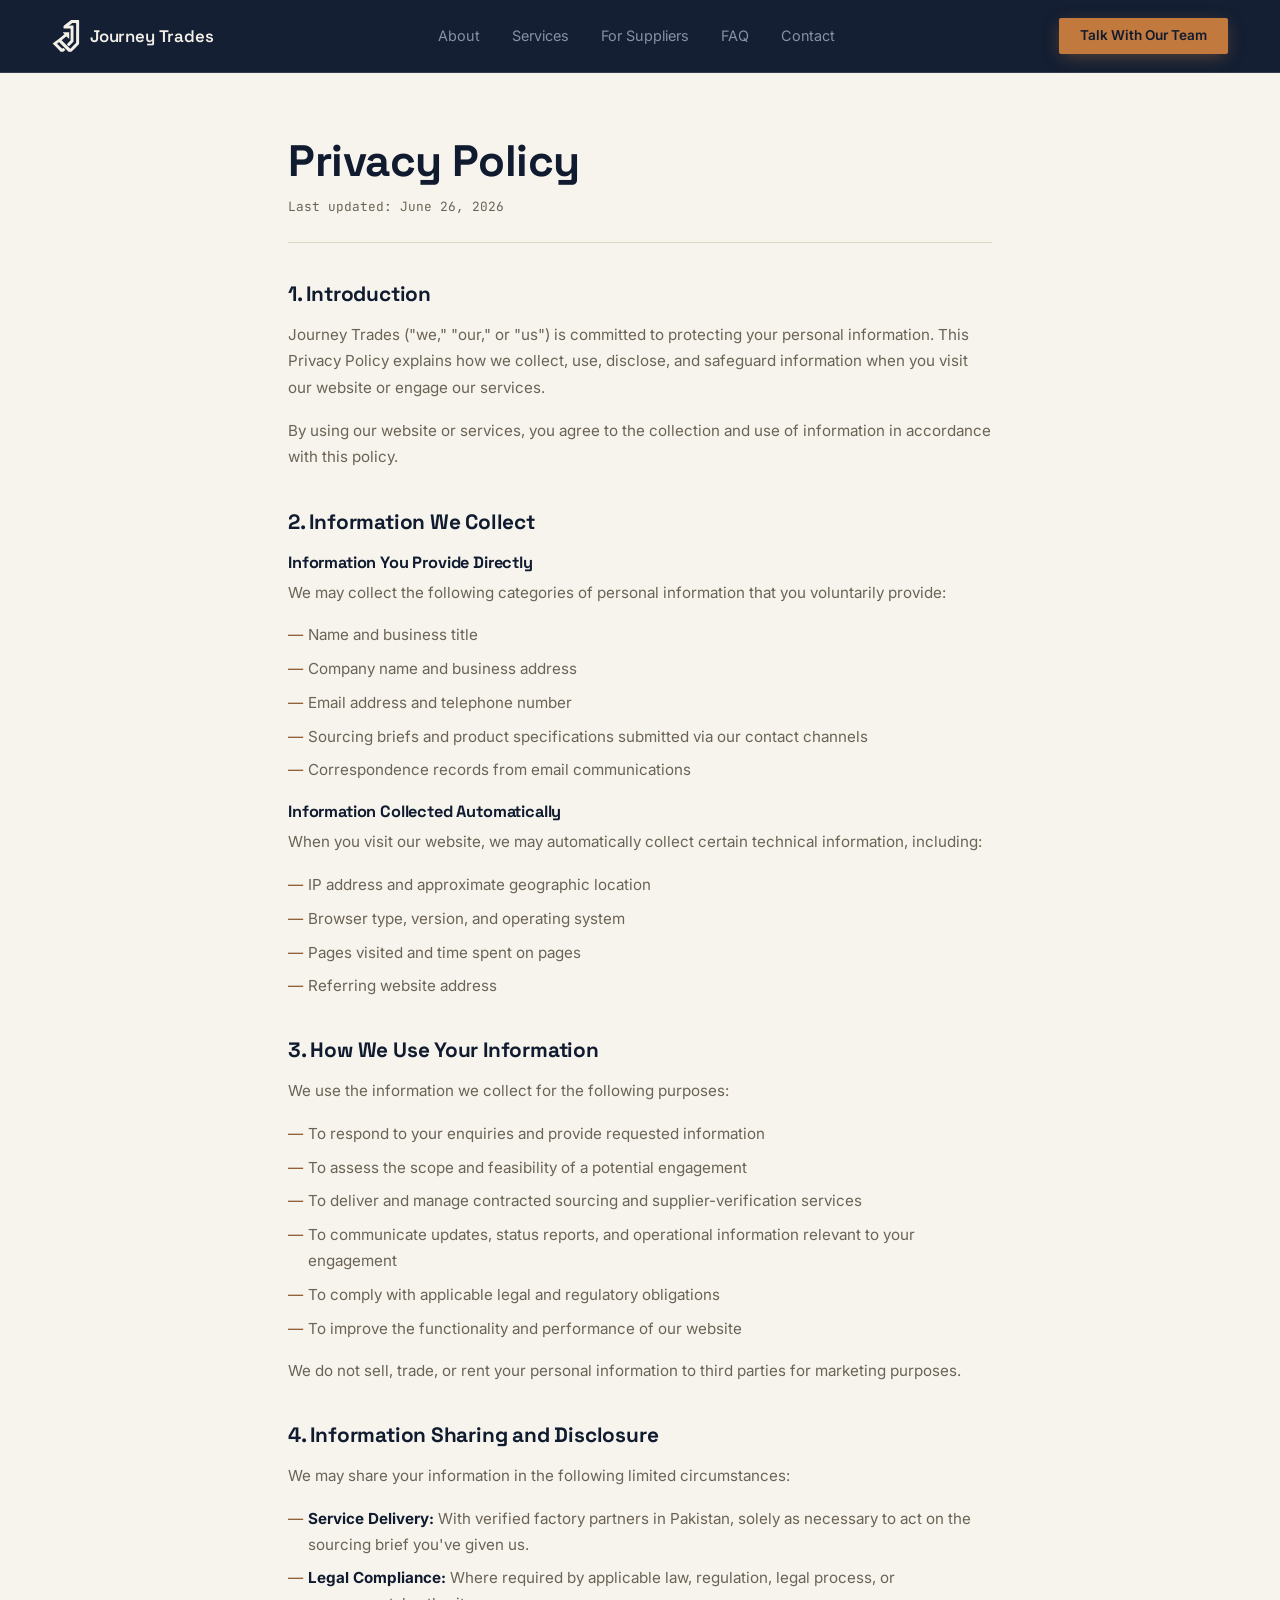
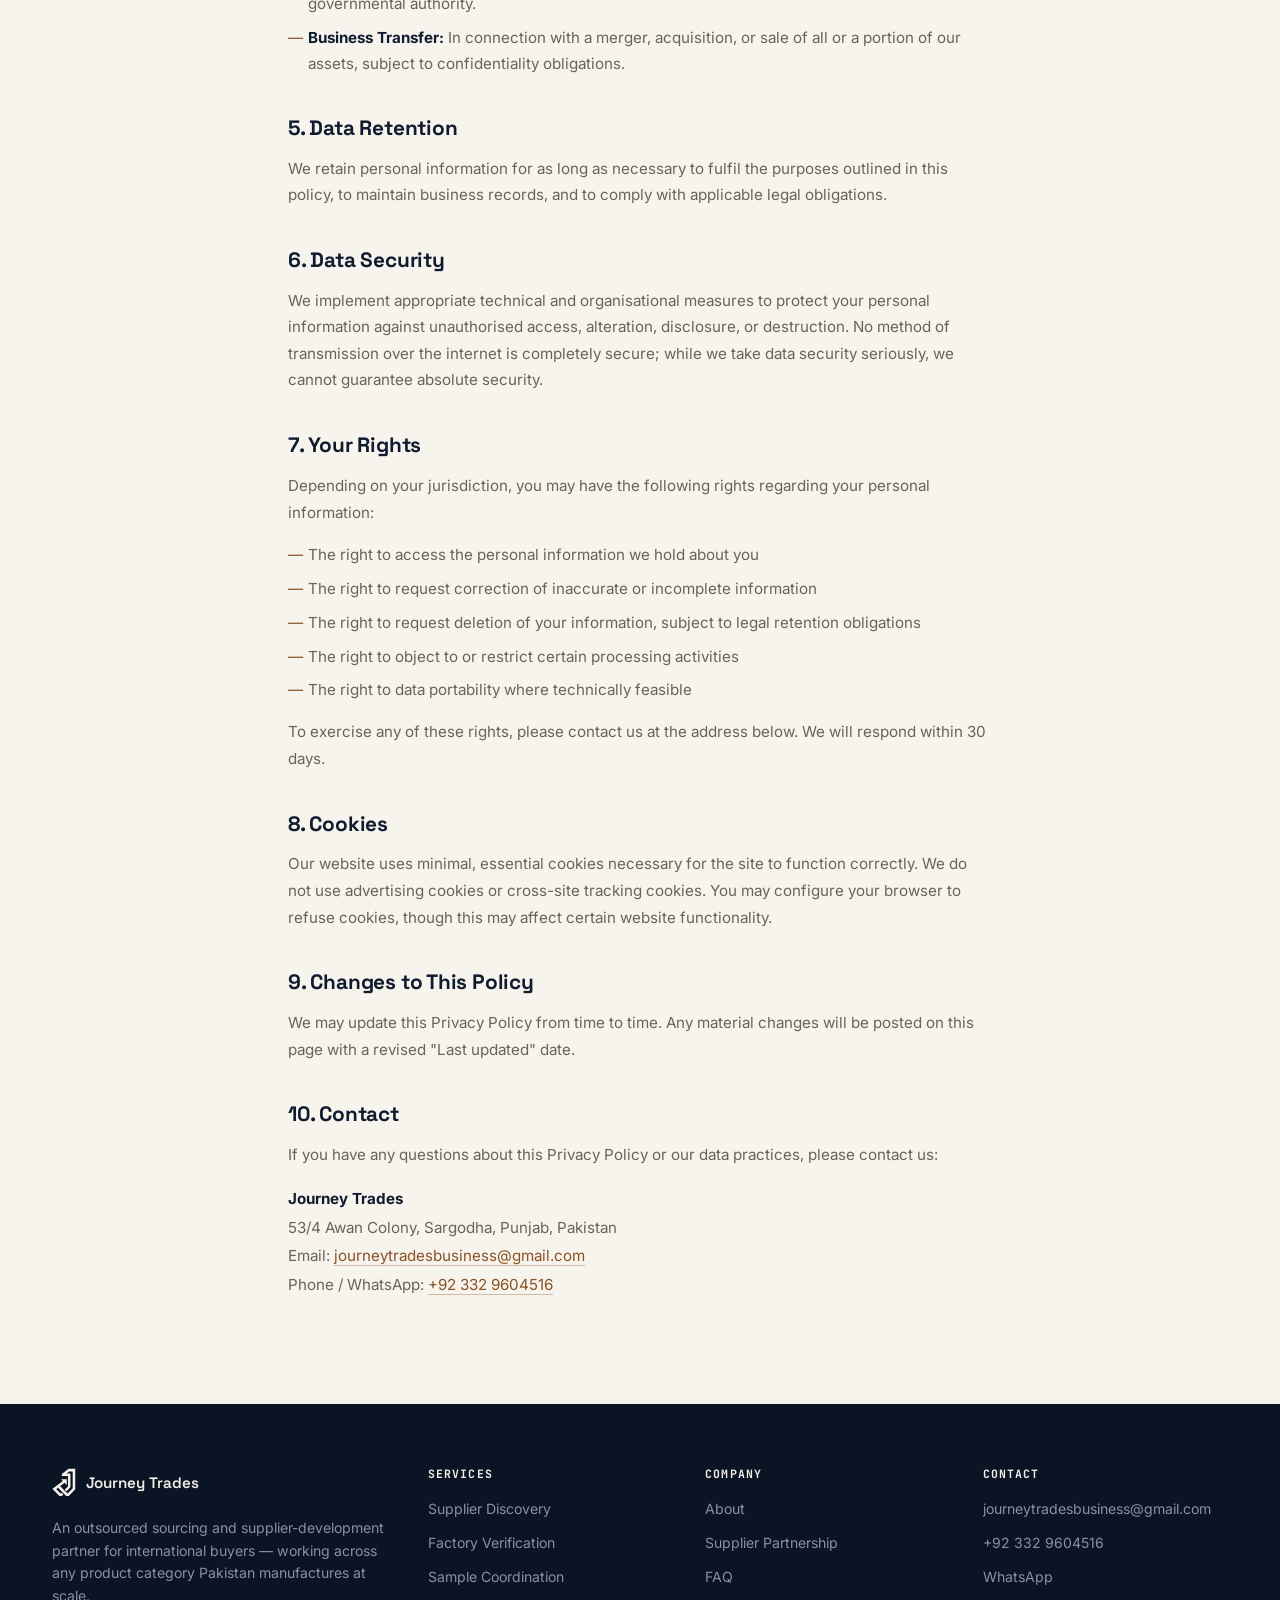
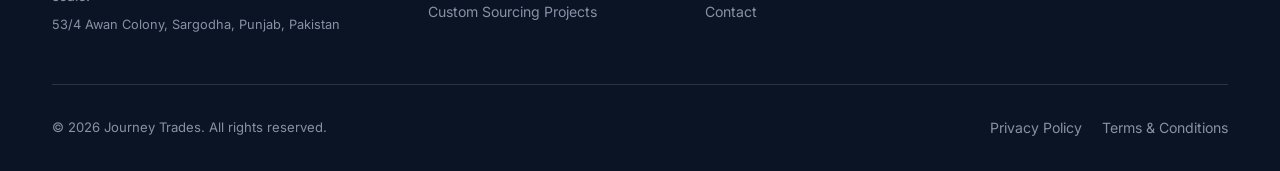
<file: privacy.html>
<!DOCTYPE html>
<html lang="en">
<head>
<meta charset="UTF-8">
<meta name="viewport" content="width=device-width, initial-scale=1.0">
<title>Privacy Policy — Journey Trades</title>
<meta name="description" content="Journey Trades privacy policy: how we collect, use, and protect your information.">
<link rel="preconnect" href="https://fonts.googleapis.com">
<link rel="preconnect" href="https://fonts.gstatic.com" crossorigin>
<link href="https://fonts.googleapis.com/css2?family=Space+Grotesk:wght@500;600;700&family=Inter:wght@400;500;600;700&family=JetBrains+Mono:wght@500;600&display=swap" rel="stylesheet">
<link rel="stylesheet" href="css/style.css">
</head>
<body>

<a href="#main" class="skip-link">Skip to main content</a>

<header>
  <nav class="nav" id="site-nav" aria-label="Main navigation">
    <div class="container nav__inner">
      <a href="/" class="nav__brand" aria-label="Journey Trades — Home">
        <span class="nav__mark" aria-hidden="true"><svg viewBox="381.33 122.94 254.98 306.00" xmlns="http://www.w3.org/2000/svg"><path fill="currentColor" d="M492.219360,255.719696 C487.970673,251.401764 483.965637,247.331940 479.997284,243.299408 C481.773834,241.290131 483.369568,241.736816 484.786346,241.733704 C500.950500,241.697998 517.115051,241.760742 533.278870,241.675629 C536.532776,241.658493 538.229919,242.593063 538.214355,246.176392 C538.138489,263.673279 538.195129,281.170685 538.187622,298.667908 C538.187256,299.475739 538.202148,300.349670 537.248962,300.984955 C535.290833,301.412384 534.532166,299.639404 533.427429,298.526733 C528.144592,293.205994 522.882629,287.864319 517.635010,282.508728 C516.017578,280.857971 514.525269,279.582428 512.106262,281.442688 C497.848846,292.407104 483.533447,303.296173 469.249542,314.226257 C469.011902,314.408142 468.924530,314.786438 468.872314,314.881500 C494.978088,340.527435 521.039734,366.130005 547.777771,392.397064 C550.860657,389.139160 555.244202,384.400482 559.742493,379.773346 C572.284668,366.872040 584.827454,353.970581 597.484985,341.183014 C600.006348,338.635864 601.158508,335.977844 601.152100,332.351929 C601.053955,276.360565 601.016846,220.368958 601.138489,164.377777 C601.148865,159.608215 599.744385,157.890137 594.889404,158.078583 C586.236511,158.414490 577.562073,158.185883 568.896851,158.221893 C567.082275,158.229431 565.195679,157.996155 563.598877,159.205017 C554.478271,166.109589 545.360718,173.018188 536.156189,179.990524 C537.889099,181.886978 539.625610,181.592804 541.217590,181.585632 C551.380310,181.539932 561.548218,181.598801 571.702759,181.267838 C575.767700,181.135345 577.372253,182.289490 577.363159,186.539581 C577.265991,232.199249 577.288330,277.859222 577.348022,323.519012 C577.351562,326.256561 576.355835,328.283813 574.530151,330.162781 C562.570923,342.470795 550.576233,354.745850 538.759583,367.189697 C536.109314,369.980621 534.418335,369.785675 531.954956,367.059418 C528.161133,362.860901 524.103699,358.885468 519.976135,355.009216 C517.406128,352.595734 517.024597,350.875061 519.827148,348.115173 C529.203430,338.881683 538.237244,329.301453 547.532532,319.984039 C549.837402,317.673645 550.729797,315.225372 550.720886,311.995819 C550.630432,279.167633 550.588562,246.338837 550.731201,213.511063 C550.749634,209.265808 549.271851,208.119171 545.238403,208.156525 C527.575867,208.320053 509.909210,208.088135 492.248108,208.314621 C487.396088,208.376831 485.508484,207.134674 485.556122,201.903229 C485.714783,184.478241 485.535400,184.493973 499.542938,173.908081 C517.348938,160.451614 535.152893,146.992111 552.895752,133.452637 C555.155579,131.728149 557.503235,130.980072 560.276611,130.983826 C581.106812,131.011978 601.937317,131.055344 622.766968,130.943924 C626.807556,130.922302 628.318054,132.323074 628.312683,136.488327 C628.223572,205.811172 628.248474,275.134186 628.276550,344.457153 C628.277588,346.911621 627.695251,348.962250 625.915466,350.777222 C604.217590,372.904419 582.559082,395.070221 560.886902,417.222687 C560.538513,417.578796 560.169983,417.923492 559.772217,418.221985 C554.971069,421.824646 533.644470,420.338440 529.401917,416.060669 C503.236969,389.678223 477.083954,363.283936 450.935394,336.885254 C445.846863,331.748047 445.846344,331.707733 440.229309,335.979370 C436.121277,339.103455 432.063232,342.293457 428.000671,345.476746 C427.767517,345.659454 427.695007,346.047119 427.432037,346.569000 C443.109436,361.708893 458.841797,376.901855 474.966919,392.474121 C476.721710,391.483978 478.832550,388.628113 481.294250,386.196716 C483.282410,384.233093 484.864899,384.271484 486.775757,386.243256 C491.181244,390.789246 495.623444,395.303986 500.180634,399.696655 C502.305176,401.744446 502.652954,403.499542 500.231781,405.450317 C499.845337,405.761688 499.527985,406.159149 499.180969,406.518982 C485.274841,420.939636 485.276093,420.915375 465.383636,419.879028 C462.577545,419.732819 460.314514,418.886597 458.288696,416.833862 C435.349701,393.589966 412.379608,370.376526 389.334137,347.238281 C386.774902,344.668762 386.963837,343.059631 389.784821,340.916809 C418.702850,318.951202 447.563599,296.910217 476.432800,274.880371 C482.764526,270.048645 489.066345,265.177734 495.222076,260.447754 C495.000000,258.157471 493.479034,257.229156 492.219360,255.719696 z"/></svg></span>
        <span class="nav__wordmark">Journey Trades</span>
      </a>
      <ul class="nav__links" role="list">
        <li><a href="/about" class="nav__link">About</a></li>
        <li><a href="/services" class="nav__link">Services</a></li>
        <li><a href="/suppliers" class="nav__link">For Suppliers</a></li>
        <li><a href="/faq" class="nav__link">FAQ</a></li>
        <li><a href="/contact" class="nav__link">Contact</a></li>
      </ul>
      <div class="nav__actions">
        <a href="/contact" class="btn btn--copper nav__cta">Talk With Our Team</a>
        <button class="nav__toggle" id="menu-toggle" aria-expanded="false" aria-controls="mobile-menu" aria-label="Open navigation menu">
          <span class="nav__toggle-bar"></span><span class="nav__toggle-bar"></span><span class="nav__toggle-bar"></span>
        </button>
      </div>
    </div>
    </nav>
    <div class="nav__mobile" id="mobile-menu" aria-hidden="true">
      <ul class="nav__mobile-links" role="list">
        <li><a href="/about" class="nav__mobile-link">About</a></li>
        <li><a href="/services" class="nav__mobile-link">Services</a></li>
        <li><a href="/suppliers" class="nav__mobile-link">For Suppliers</a></li>
        <li><a href="/faq" class="nav__mobile-link">FAQ</a></li>
        <li><a href="/contact" class="nav__mobile-link">Contact</a></li>
      </ul>
      <a href="/contact" class="btn btn--copper nav__mobile-cta">Talk With Our Team</a>
    </div>
</header>

<main id="main">

  <section class="legal-page">
    <div class="container">
      <article class="legal-content">
        <header class="legal-header">
          <h1>Privacy Policy</h1>
          <p class="legal-meta">Last updated: <time datetime="2026-06-26">June 26, 2026</time></p>
        </header>

        <section class="legal-section">
          <h2>1. Introduction</h2>
          <p>Journey Trades ("we," "our," or "us") is committed to protecting your personal information. This Privacy Policy explains how we collect, use, disclose, and safeguard information when you visit our website or engage our services.</p>
          <p>By using our website or services, you agree to the collection and use of information in accordance with this policy.</p>
        </section>

        <section class="legal-section">
          <h2>2. Information We Collect</h2>
          <h3>Information You Provide Directly</h3>
          <p>We may collect the following categories of personal information that you voluntarily provide:</p>
          <ul>
            <li>Name and business title</li>
            <li>Company name and business address</li>
            <li>Email address and telephone number</li>
            <li>Sourcing briefs and product specifications submitted via our contact channels</li>
            <li>Correspondence records from email communications</li>
          </ul>
          <h3>Information Collected Automatically</h3>
          <p>When you visit our website, we may automatically collect certain technical information, including:</p>
          <ul>
            <li>IP address and approximate geographic location</li>
            <li>Browser type, version, and operating system</li>
            <li>Pages visited and time spent on pages</li>
            <li>Referring website address</li>
          </ul>
        </section>

        <section class="legal-section">
          <h2>3. How We Use Your Information</h2>
          <p>We use the information we collect for the following purposes:</p>
          <ul>
            <li>To respond to your enquiries and provide requested information</li>
            <li>To assess the scope and feasibility of a potential engagement</li>
            <li>To deliver and manage contracted sourcing and supplier-verification services</li>
            <li>To communicate updates, status reports, and operational information relevant to your engagement</li>
            <li>To comply with applicable legal and regulatory obligations</li>
            <li>To improve the functionality and performance of our website</li>
          </ul>
          <p>We do not sell, trade, or rent your personal information to third parties for marketing purposes.</p>
        </section>

        <section class="legal-section">
          <h2>4. Information Sharing and Disclosure</h2>
          <p>We may share your information in the following limited circumstances:</p>
          <ul>
            <li><strong>Service Delivery:</strong> With verified factory partners in Pakistan, solely as necessary to act on the sourcing brief you've given us.</li>
            <li><strong>Legal Compliance:</strong> Where required by applicable law, regulation, legal process, or governmental authority.</li>
            <li><strong>Business Transfer:</strong> In connection with a merger, acquisition, or sale of all or a portion of our assets, subject to confidentiality obligations.</li>
          </ul>
        </section>

        <section class="legal-section">
          <h2>5. Data Retention</h2>
          <p>We retain personal information for as long as necessary to fulfil the purposes outlined in this policy, to maintain business records, and to comply with applicable legal obligations.</p>
        </section>

        <section class="legal-section">
          <h2>6. Data Security</h2>
          <p>We implement appropriate technical and organisational measures to protect your personal information against unauthorised access, alteration, disclosure, or destruction. No method of transmission over the internet is completely secure; while we take data security seriously, we cannot guarantee absolute security.</p>
        </section>

        <section class="legal-section">
          <h2>7. Your Rights</h2>
          <p>Depending on your jurisdiction, you may have the following rights regarding your personal information:</p>
          <ul>
            <li>The right to access the personal information we hold about you</li>
            <li>The right to request correction of inaccurate or incomplete information</li>
            <li>The right to request deletion of your information, subject to legal retention obligations</li>
            <li>The right to object to or restrict certain processing activities</li>
            <li>The right to data portability where technically feasible</li>
          </ul>
          <p>To exercise any of these rights, please contact us at the address below. We will respond within 30 days.</p>
        </section>

        <section class="legal-section">
          <h2>8. Cookies</h2>
          <p>Our website uses minimal, essential cookies necessary for the site to function correctly. We do not use advertising cookies or cross-site tracking cookies. You may configure your browser to refuse cookies, though this may affect certain website functionality.</p>
        </section>

        <section class="legal-section">
          <h2>9. Changes to This Policy</h2>
          <p>We may update this Privacy Policy from time to time. Any material changes will be posted on this page with a revised "Last updated" date.</p>
        </section>

        <section class="legal-section">
          <h2>10. Contact</h2>
          <p>If you have any questions about this Privacy Policy or our data practices, please contact us:</p>
          <address>
            <strong>Journey Trades</strong><br>
            53/4 Awan Colony, Sargodha, Punjab, Pakistan<br>
            Email: <a href="mailto:journeytradesbusiness@gmail.com">journeytradesbusiness@gmail.com</a><br>
            Phone / WhatsApp: <a href="tel:+923329604516">+92 332 9604516</a>
          </address>
        </section>
      </article>
    </div>
  </section>

</main>

<footer class="footer">
  <div class="container">
    <div class="footer__inner">
      <div>
        <a href="/" class="footer__mark">
          <span class="footer__mark-icon"><svg viewBox="381.33 122.94 254.98 306.00" xmlns="http://www.w3.org/2000/svg"><path fill="currentColor" d="M492.219360,255.719696 C487.970673,251.401764 483.965637,247.331940 479.997284,243.299408 C481.773834,241.290131 483.369568,241.736816 484.786346,241.733704 C500.950500,241.697998 517.115051,241.760742 533.278870,241.675629 C536.532776,241.658493 538.229919,242.593063 538.214355,246.176392 C538.138489,263.673279 538.195129,281.170685 538.187622,298.667908 C538.187256,299.475739 538.202148,300.349670 537.248962,300.984955 C535.290833,301.412384 534.532166,299.639404 533.427429,298.526733 C528.144592,293.205994 522.882629,287.864319 517.635010,282.508728 C516.017578,280.857971 514.525269,279.582428 512.106262,281.442688 C497.848846,292.407104 483.533447,303.296173 469.249542,314.226257 C469.011902,314.408142 468.924530,314.786438 468.872314,314.881500 C494.978088,340.527435 521.039734,366.130005 547.777771,392.397064 C550.860657,389.139160 555.244202,384.400482 559.742493,379.773346 C572.284668,366.872040 584.827454,353.970581 597.484985,341.183014 C600.006348,338.635864 601.158508,335.977844 601.152100,332.351929 C601.053955,276.360565 601.016846,220.368958 601.138489,164.377777 C601.148865,159.608215 599.744385,157.890137 594.889404,158.078583 C586.236511,158.414490 577.562073,158.185883 568.896851,158.221893 C567.082275,158.229431 565.195679,157.996155 563.598877,159.205017 C554.478271,166.109589 545.360718,173.018188 536.156189,179.990524 C537.889099,181.886978 539.625610,181.592804 541.217590,181.585632 C551.380310,181.539932 561.548218,181.598801 571.702759,181.267838 C575.767700,181.135345 577.372253,182.289490 577.363159,186.539581 C577.265991,232.199249 577.288330,277.859222 577.348022,323.519012 C577.351562,326.256561 576.355835,328.283813 574.530151,330.162781 C562.570923,342.470795 550.576233,354.745850 538.759583,367.189697 C536.109314,369.980621 534.418335,369.785675 531.954956,367.059418 C528.161133,362.860901 524.103699,358.885468 519.976135,355.009216 C517.406128,352.595734 517.024597,350.875061 519.827148,348.115173 C529.203430,338.881683 538.237244,329.301453 547.532532,319.984039 C549.837402,317.673645 550.729797,315.225372 550.720886,311.995819 C550.630432,279.167633 550.588562,246.338837 550.731201,213.511063 C550.749634,209.265808 549.271851,208.119171 545.238403,208.156525 C527.575867,208.320053 509.909210,208.088135 492.248108,208.314621 C487.396088,208.376831 485.508484,207.134674 485.556122,201.903229 C485.714783,184.478241 485.535400,184.493973 499.542938,173.908081 C517.348938,160.451614 535.152893,146.992111 552.895752,133.452637 C555.155579,131.728149 557.503235,130.980072 560.276611,130.983826 C581.106812,131.011978 601.937317,131.055344 622.766968,130.943924 C626.807556,130.922302 628.318054,132.323074 628.312683,136.488327 C628.223572,205.811172 628.248474,275.134186 628.276550,344.457153 C628.277588,346.911621 627.695251,348.962250 625.915466,350.777222 C604.217590,372.904419 582.559082,395.070221 560.886902,417.222687 C560.538513,417.578796 560.169983,417.923492 559.772217,418.221985 C554.971069,421.824646 533.644470,420.338440 529.401917,416.060669 C503.236969,389.678223 477.083954,363.283936 450.935394,336.885254 C445.846863,331.748047 445.846344,331.707733 440.229309,335.979370 C436.121277,339.103455 432.063232,342.293457 428.000671,345.476746 C427.767517,345.659454 427.695007,346.047119 427.432037,346.569000 C443.109436,361.708893 458.841797,376.901855 474.966919,392.474121 C476.721710,391.483978 478.832550,388.628113 481.294250,386.196716 C483.282410,384.233093 484.864899,384.271484 486.775757,386.243256 C491.181244,390.789246 495.623444,395.303986 500.180634,399.696655 C502.305176,401.744446 502.652954,403.499542 500.231781,405.450317 C499.845337,405.761688 499.527985,406.159149 499.180969,406.518982 C485.274841,420.939636 485.276093,420.915375 465.383636,419.879028 C462.577545,419.732819 460.314514,418.886597 458.288696,416.833862 C435.349701,393.589966 412.379608,370.376526 389.334137,347.238281 C386.774902,344.668762 386.963837,343.059631 389.784821,340.916809 C418.702850,318.951202 447.563599,296.910217 476.432800,274.880371 C482.764526,270.048645 489.066345,265.177734 495.222076,260.447754 C495.000000,258.157471 493.479034,257.229156 492.219360,255.719696 z"/></svg></span>
          <span class="footer__wordmark">Journey Trades</span>
        </a>
        <p class="footer__tagline">An outsourced sourcing and supplier-development partner for international buyers — working across any product category Pakistan manufactures at scale.</p>
        <p class="footer__tagline" style="margin-top:8px; font-size:0.8rem;">53/4 Awan Colony, Sargodha, Punjab, Pakistan</p>
      </div>
      <nav class="footer__col" aria-label="Services">
        <h3 class="footer__col-title">Services</h3>
        <ul class="footer__links" role="list">
          <li><a href="/services" class="footer__link">Supplier Discovery</a></li>
          <li><a href="/services" class="footer__link">Factory Verification</a></li>
          <li><a href="/services" class="footer__link">Sample Coordination</a></li>
          <li><a href="/services" class="footer__link">Custom Sourcing Projects</a></li>
        </ul>
      </nav>
      <nav class="footer__col" aria-label="Company">
        <h3 class="footer__col-title">Company</h3>
        <ul class="footer__links" role="list">
          <li><a href="/about" class="footer__link">About</a></li>
          <li><a href="/suppliers" class="footer__link">Supplier Partnership</a></li>
          <li><a href="/faq" class="footer__link">FAQ</a></li>
          <li><a href="/contact" class="footer__link">Contact</a></li>
        </ul>
      </nav>
      <div class="footer__col">
        <h3 class="footer__col-title">Contact</h3>
        <ul class="footer__links" role="list">
          <li><a href="mailto:journeytradesbusiness@gmail.com" class="footer__link">journeytradesbusiness@gmail.com</a></li>
          <li><a href="tel:+923329604516" class="footer__link">+92 332 9604516</a></li>
          <li><a href="https://wa.me/923329604516" class="footer__link" target="_blank" rel="noopener">WhatsApp</a></li>
        </ul>
      </div>
    </div>
    <hr class="footer__divider">
    <div class="footer__bottom">
      <p>&copy; <span id="footer-year">2026</span> Journey Trades. All rights reserved.</p>
      <nav class="footer__legal-links" aria-label="Legal">
        <a href="/privacy" class="footer__link">Privacy Policy</a>
        <a href="/terms" class="footer__link">Terms &amp; Conditions</a>
      </nav>
    </div>
  </div>
</footer>

<script src="js/main.js"></script>
</body>
</html>
</file>
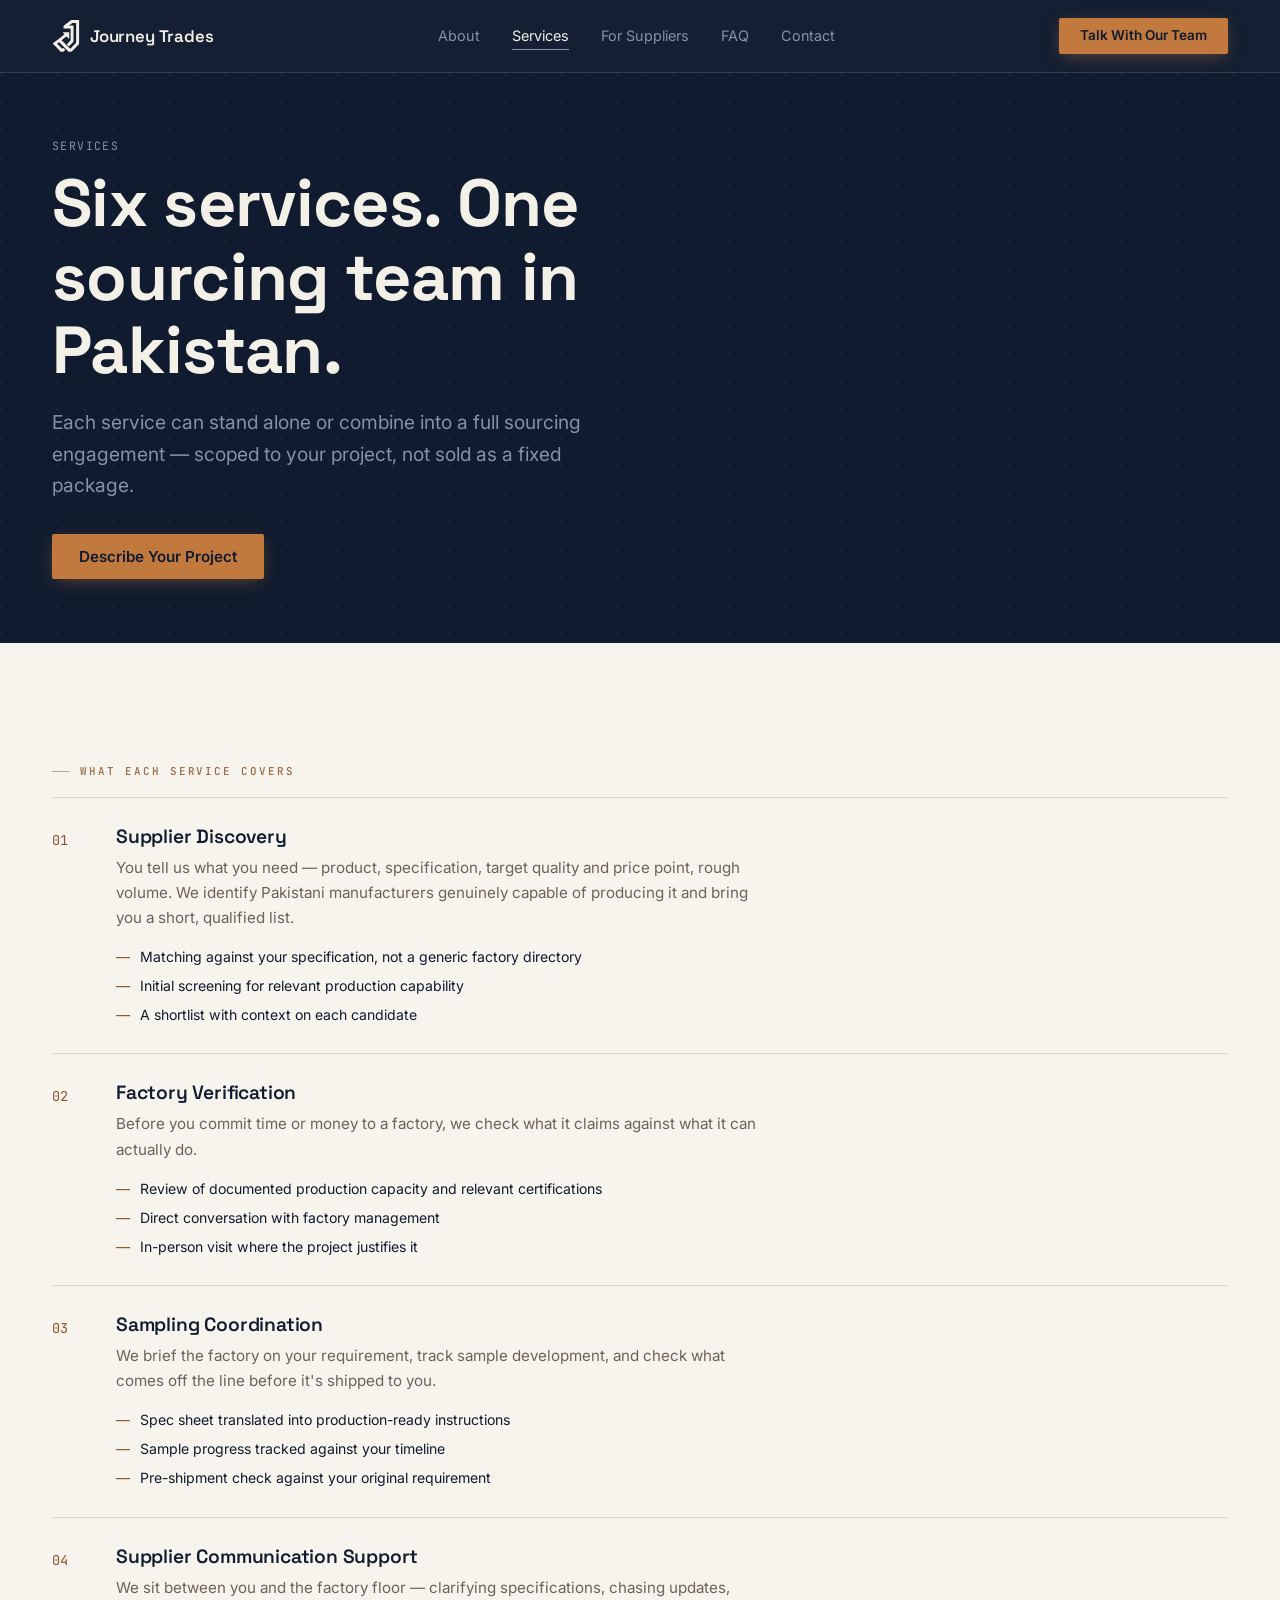
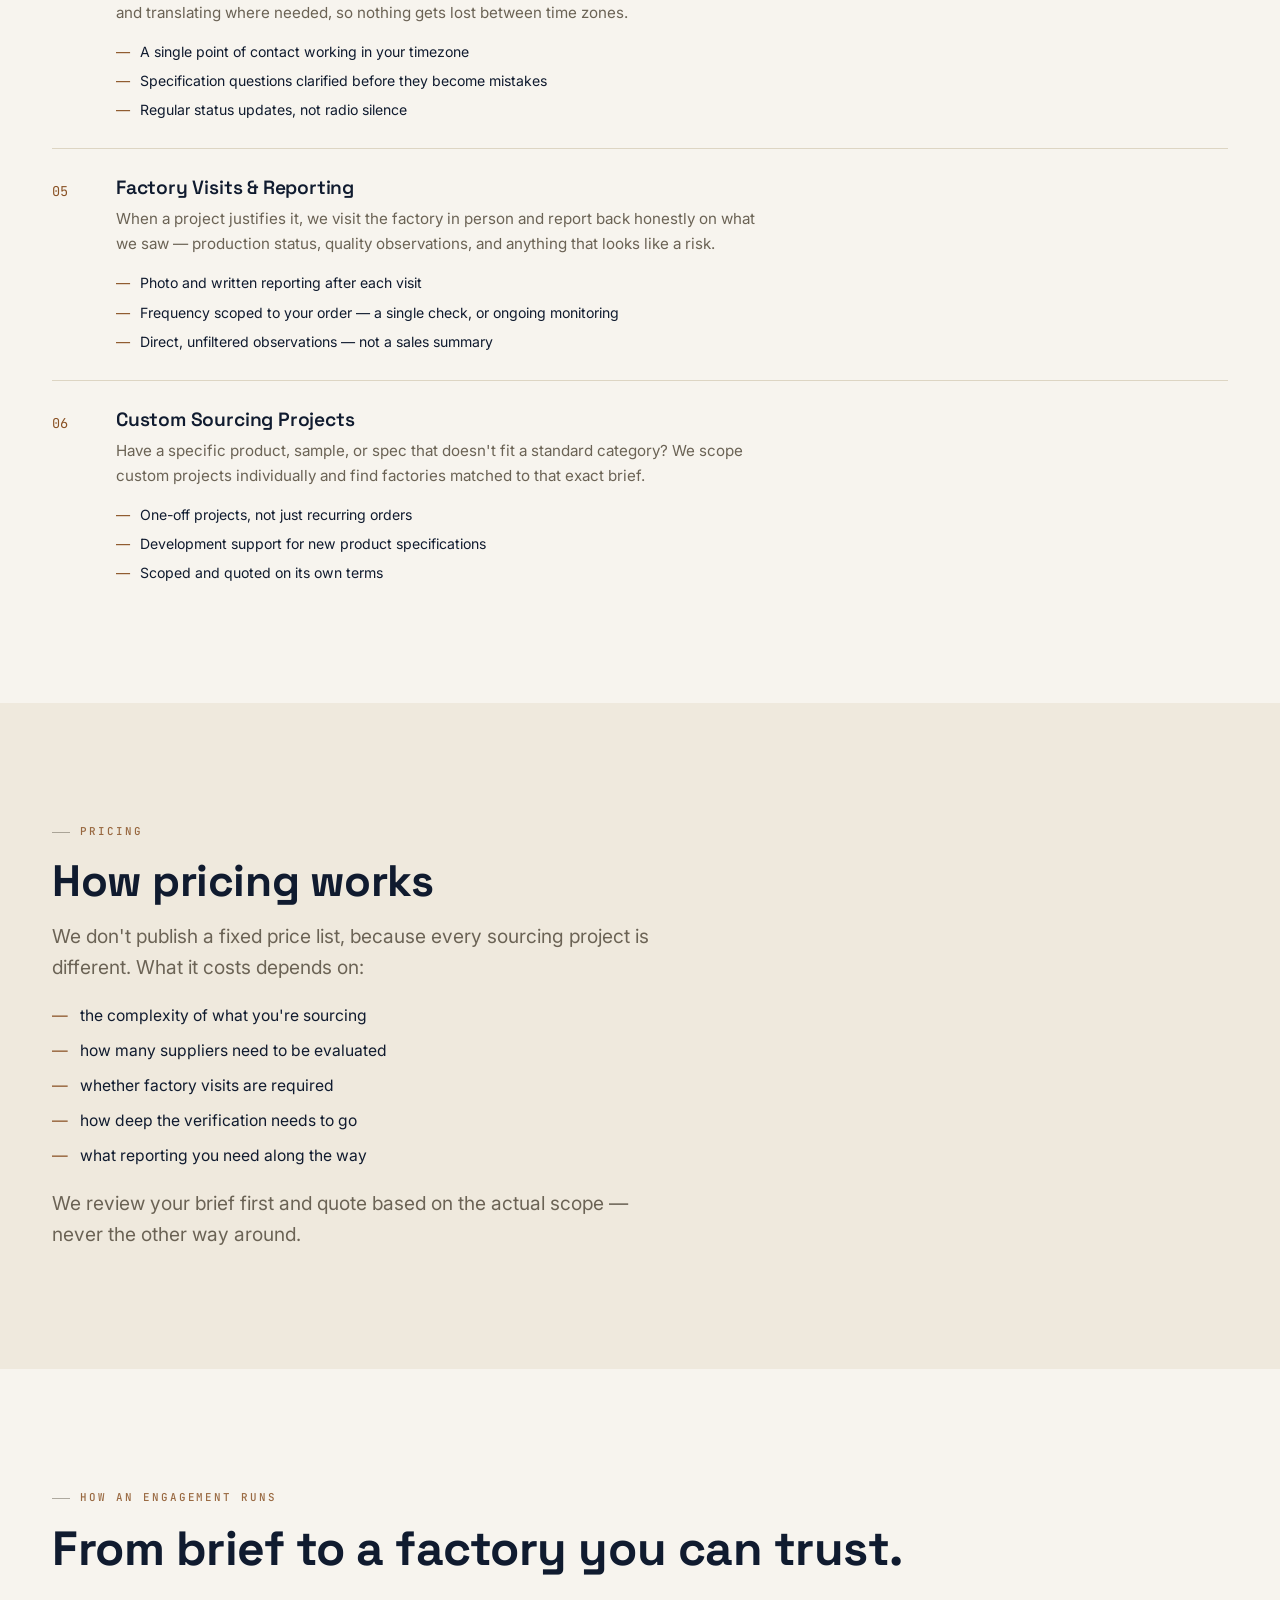
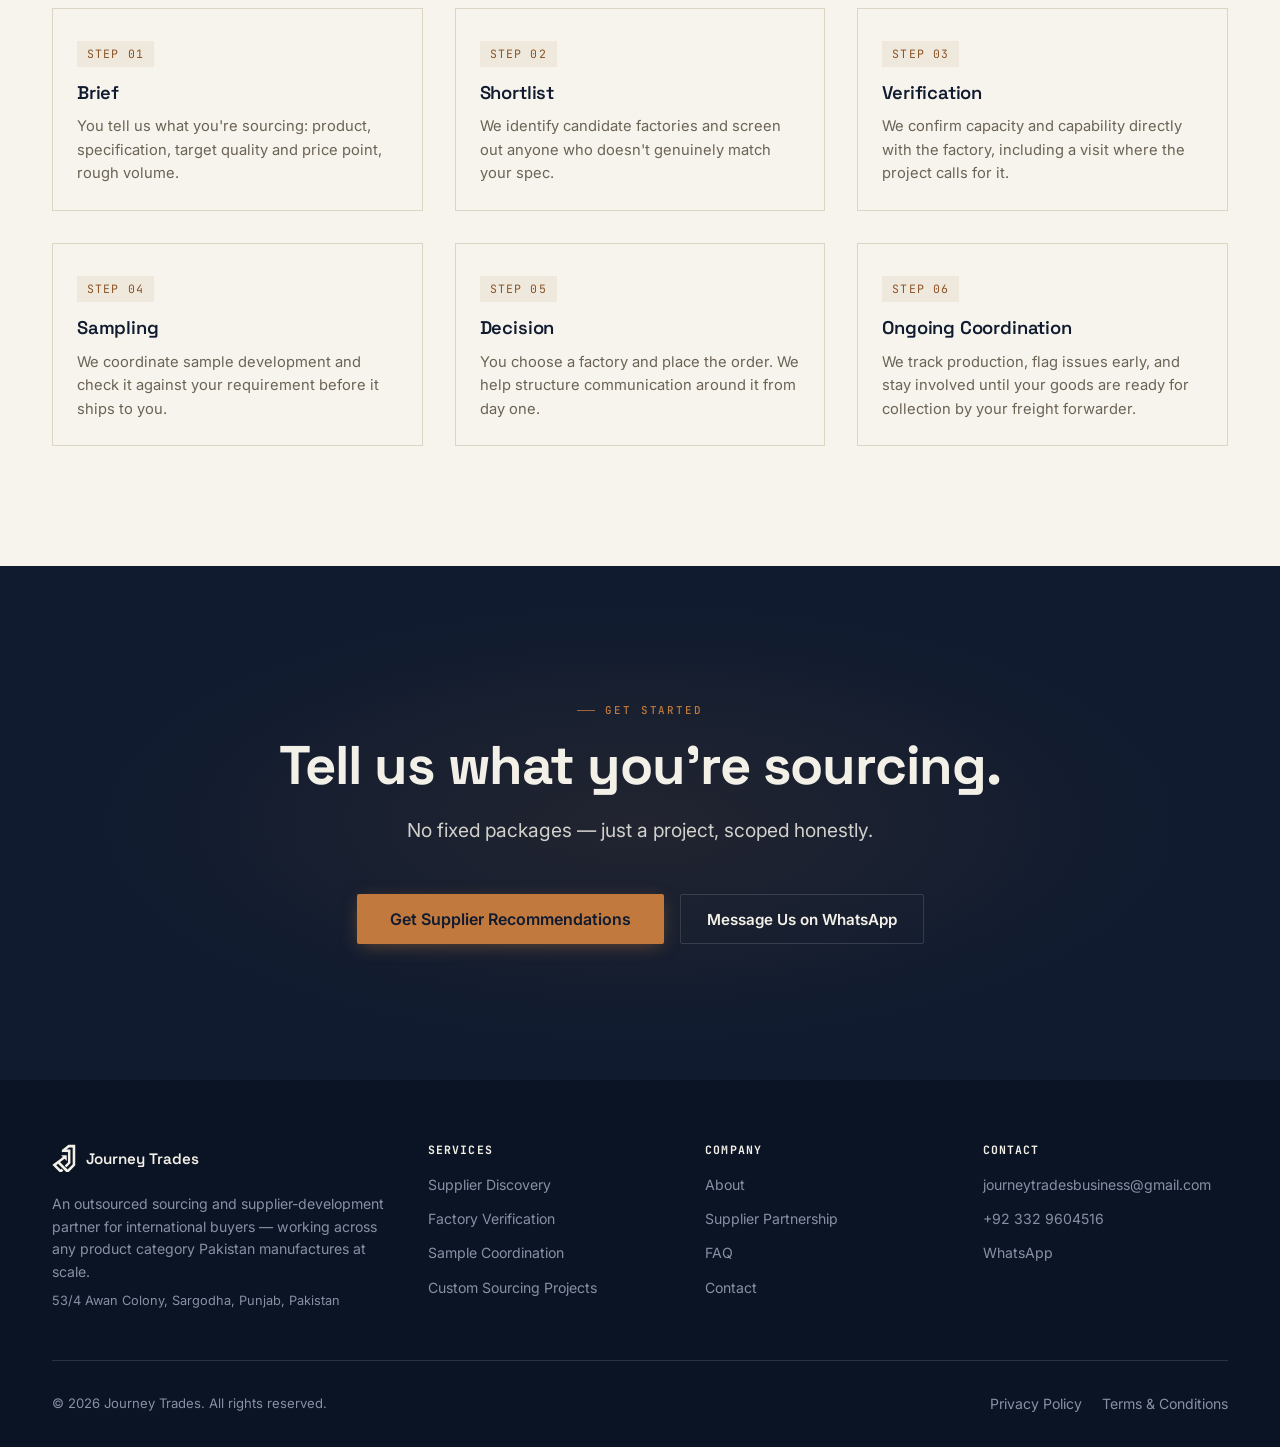
<file: services.html>
<!DOCTYPE html>
<html lang="en">
<head>
<meta charset="UTF-8">
<meta name="viewport" content="width=device-width, initial-scale=1.0">
<title>Services — Journey Trades</title>
<meta name="description" content="Six sourcing services in Pakistan: supplier discovery, factory verification, sampling coordination, communication support, factory visits, and custom sourcing projects.">
<link rel="preconnect" href="https://fonts.googleapis.com">
<link rel="preconnect" href="https://fonts.gstatic.com" crossorigin>
<link href="https://fonts.googleapis.com/css2?family=Space+Grotesk:wght@500;600;700&family=Inter:wght@400;500;600;700&family=JetBrains+Mono:wght@500;600&display=swap" rel="stylesheet">
<link rel="stylesheet" href="css/style.css">
</head>
<body>

<a href="#main" class="skip-link">Skip to main content</a>

<header>
  <nav class="nav" id="site-nav" aria-label="Main navigation">
    <div class="container nav__inner">
      <a href="/" class="nav__brand" aria-label="Journey Trades — Home">
        <span class="nav__mark" aria-hidden="true"><svg viewBox="381.33 122.94 254.98 306.00" xmlns="http://www.w3.org/2000/svg"><path fill="currentColor" d="M492.219360,255.719696 C487.970673,251.401764 483.965637,247.331940 479.997284,243.299408 C481.773834,241.290131 483.369568,241.736816 484.786346,241.733704 C500.950500,241.697998 517.115051,241.760742 533.278870,241.675629 C536.532776,241.658493 538.229919,242.593063 538.214355,246.176392 C538.138489,263.673279 538.195129,281.170685 538.187622,298.667908 C538.187256,299.475739 538.202148,300.349670 537.248962,300.984955 C535.290833,301.412384 534.532166,299.639404 533.427429,298.526733 C528.144592,293.205994 522.882629,287.864319 517.635010,282.508728 C516.017578,280.857971 514.525269,279.582428 512.106262,281.442688 C497.848846,292.407104 483.533447,303.296173 469.249542,314.226257 C469.011902,314.408142 468.924530,314.786438 468.872314,314.881500 C494.978088,340.527435 521.039734,366.130005 547.777771,392.397064 C550.860657,389.139160 555.244202,384.400482 559.742493,379.773346 C572.284668,366.872040 584.827454,353.970581 597.484985,341.183014 C600.006348,338.635864 601.158508,335.977844 601.152100,332.351929 C601.053955,276.360565 601.016846,220.368958 601.138489,164.377777 C601.148865,159.608215 599.744385,157.890137 594.889404,158.078583 C586.236511,158.414490 577.562073,158.185883 568.896851,158.221893 C567.082275,158.229431 565.195679,157.996155 563.598877,159.205017 C554.478271,166.109589 545.360718,173.018188 536.156189,179.990524 C537.889099,181.886978 539.625610,181.592804 541.217590,181.585632 C551.380310,181.539932 561.548218,181.598801 571.702759,181.267838 C575.767700,181.135345 577.372253,182.289490 577.363159,186.539581 C577.265991,232.199249 577.288330,277.859222 577.348022,323.519012 C577.351562,326.256561 576.355835,328.283813 574.530151,330.162781 C562.570923,342.470795 550.576233,354.745850 538.759583,367.189697 C536.109314,369.980621 534.418335,369.785675 531.954956,367.059418 C528.161133,362.860901 524.103699,358.885468 519.976135,355.009216 C517.406128,352.595734 517.024597,350.875061 519.827148,348.115173 C529.203430,338.881683 538.237244,329.301453 547.532532,319.984039 C549.837402,317.673645 550.729797,315.225372 550.720886,311.995819 C550.630432,279.167633 550.588562,246.338837 550.731201,213.511063 C550.749634,209.265808 549.271851,208.119171 545.238403,208.156525 C527.575867,208.320053 509.909210,208.088135 492.248108,208.314621 C487.396088,208.376831 485.508484,207.134674 485.556122,201.903229 C485.714783,184.478241 485.535400,184.493973 499.542938,173.908081 C517.348938,160.451614 535.152893,146.992111 552.895752,133.452637 C555.155579,131.728149 557.503235,130.980072 560.276611,130.983826 C581.106812,131.011978 601.937317,131.055344 622.766968,130.943924 C626.807556,130.922302 628.318054,132.323074 628.312683,136.488327 C628.223572,205.811172 628.248474,275.134186 628.276550,344.457153 C628.277588,346.911621 627.695251,348.962250 625.915466,350.777222 C604.217590,372.904419 582.559082,395.070221 560.886902,417.222687 C560.538513,417.578796 560.169983,417.923492 559.772217,418.221985 C554.971069,421.824646 533.644470,420.338440 529.401917,416.060669 C503.236969,389.678223 477.083954,363.283936 450.935394,336.885254 C445.846863,331.748047 445.846344,331.707733 440.229309,335.979370 C436.121277,339.103455 432.063232,342.293457 428.000671,345.476746 C427.767517,345.659454 427.695007,346.047119 427.432037,346.569000 C443.109436,361.708893 458.841797,376.901855 474.966919,392.474121 C476.721710,391.483978 478.832550,388.628113 481.294250,386.196716 C483.282410,384.233093 484.864899,384.271484 486.775757,386.243256 C491.181244,390.789246 495.623444,395.303986 500.180634,399.696655 C502.305176,401.744446 502.652954,403.499542 500.231781,405.450317 C499.845337,405.761688 499.527985,406.159149 499.180969,406.518982 C485.274841,420.939636 485.276093,420.915375 465.383636,419.879028 C462.577545,419.732819 460.314514,418.886597 458.288696,416.833862 C435.349701,393.589966 412.379608,370.376526 389.334137,347.238281 C386.774902,344.668762 386.963837,343.059631 389.784821,340.916809 C418.702850,318.951202 447.563599,296.910217 476.432800,274.880371 C482.764526,270.048645 489.066345,265.177734 495.222076,260.447754 C495.000000,258.157471 493.479034,257.229156 492.219360,255.719696 z"/></svg></span>
        <span class="nav__wordmark">Journey Trades</span>
      </a>
      <ul class="nav__links" role="list">
        <li><a href="/about" class="nav__link">About</a></li>
        <li><a href="/services" class="nav__link" aria-current="page">Services</a></li>
        <li><a href="/suppliers" class="nav__link">For Suppliers</a></li>
        <li><a href="/faq" class="nav__link">FAQ</a></li>
        <li><a href="/contact" class="nav__link">Contact</a></li>
      </ul>
      <div class="nav__actions">
        <a href="/contact" class="btn btn--copper nav__cta">Talk With Our Team</a>
        <button class="nav__toggle" id="menu-toggle" aria-expanded="false" aria-controls="mobile-menu" aria-label="Open navigation menu">
          <span class="nav__toggle-bar"></span><span class="nav__toggle-bar"></span><span class="nav__toggle-bar"></span>
        </button>
      </div>
    </div>
    </nav>
    <div class="nav__mobile" id="mobile-menu" aria-hidden="true">
      <ul class="nav__mobile-links" role="list">
        <li><a href="/about" class="nav__mobile-link">About</a></li>
        <li><a href="/services" class="nav__mobile-link" aria-current="page">Services</a></li>
        <li><a href="/suppliers" class="nav__mobile-link">For Suppliers</a></li>
        <li><a href="/faq" class="nav__mobile-link">FAQ</a></li>
        <li><a href="/contact" class="nav__mobile-link">Contact</a></li>
      </ul>
      <a href="/contact" class="btn btn--copper nav__mobile-cta">Talk With Our Team</a>
    </div>
</header>

<main id="main">

  <!-- PAGE HEADER -->
  <section class="page-header">
    <div class="container page-header__inner">
      <div class="page-header__kicker">Services</div>
      <h1 class="page-header__title">Six services. One sourcing team in Pakistan.</h1>
      <p class="page-header__lead">Each service can stand alone or combine into a full sourcing engagement — scoped to your project, not sold as a fixed package.</p>
      <div class="page-header__actions">
        <a href="/contact" class="btn btn--copper">Describe Your Project</a>
      </div>
    </div>
  </section>

  <!-- WHAT EACH SERVICE COVERS -->
  <section class="section">
    <div class="container">
      <div class="fade-up" style="margin-bottom:var(--space-8);">
        <div class="eyebrow eyebrow--dark">What each service covers</div>
      </div>

      <div class="detail fade-up">
        <span class="detail__num">01</span>
        <div>
          <h3 class="detail__name">Supplier Discovery</h3>
          <p class="detail__desc">You tell us what you need — product, specification, target quality and price point, rough volume. We identify Pakistani manufacturers genuinely capable of producing it and bring you a short, qualified list.</p>
          <div class="detail__points">
            <span class="detail__point">Matching against your specification, not a generic factory directory</span>
            <span class="detail__point">Initial screening for relevant production capability</span>
            <span class="detail__point">A shortlist with context on each candidate</span>
          </div>
        </div>
      </div>

      <div class="detail fade-up">
        <span class="detail__num">02</span>
        <div>
          <h3 class="detail__name">Factory Verification</h3>
          <p class="detail__desc">Before you commit time or money to a factory, we check what it claims against what it can actually do.</p>
          <div class="detail__points">
            <span class="detail__point">Review of documented production capacity and relevant certifications</span>
            <span class="detail__point">Direct conversation with factory management</span>
            <span class="detail__point">In-person visit where the project justifies it</span>
          </div>
        </div>
      </div>

      <div class="detail fade-up">
        <span class="detail__num">03</span>
        <div>
          <h3 class="detail__name">Sampling Coordination</h3>
          <p class="detail__desc">We brief the factory on your requirement, track sample development, and check what comes off the line before it's shipped to you.</p>
          <div class="detail__points">
            <span class="detail__point">Spec sheet translated into production-ready instructions</span>
            <span class="detail__point">Sample progress tracked against your timeline</span>
            <span class="detail__point">Pre-shipment check against your original requirement</span>
          </div>
        </div>
      </div>

      <div class="detail fade-up">
        <span class="detail__num">04</span>
        <div>
          <h3 class="detail__name">Supplier Communication Support</h3>
          <p class="detail__desc">We sit between you and the factory floor — clarifying specifications, chasing updates, and translating where needed, so nothing gets lost between time zones.</p>
          <div class="detail__points">
            <span class="detail__point">A single point of contact working in your timezone</span>
            <span class="detail__point">Specification questions clarified before they become mistakes</span>
            <span class="detail__point">Regular status updates, not radio silence</span>
          </div>
        </div>
      </div>

      <div class="detail fade-up">
        <span class="detail__num">05</span>
        <div>
          <h3 class="detail__name">Factory Visits &amp; Reporting</h3>
          <p class="detail__desc">When a project justifies it, we visit the factory in person and report back honestly on what we saw — production status, quality observations, and anything that looks like a risk.</p>
          <div class="detail__points">
            <span class="detail__point">Photo and written reporting after each visit</span>
            <span class="detail__point">Frequency scoped to your order — a single check, or ongoing monitoring</span>
            <span class="detail__point">Direct, unfiltered observations — not a sales summary</span>
          </div>
        </div>
      </div>

      <div class="detail fade-up">
        <span class="detail__num">06</span>
        <div>
          <h3 class="detail__name">Custom Sourcing Projects</h3>
          <p class="detail__desc">Have a specific product, sample, or spec that doesn't fit a standard category? We scope custom projects individually and find factories matched to that exact brief.</p>
          <div class="detail__points">
            <span class="detail__point">One-off projects, not just recurring orders</span>
            <span class="detail__point">Development support for new product specifications</span>
            <span class="detail__point">Scoped and quoted on its own terms</span>
          </div>
        </div>
      </div>
    </div>
  </section>

  <!-- PRICING -->
  <section class="section markets">
    <div class="container">
      <div class="fade-up" style="max-width:38rem;">
        <div class="eyebrow eyebrow--dark">Pricing</div>
        <h2 class="markets__title">How pricing works</h2>
        <p class="markets__sub">We don't publish a fixed price list, because every sourcing project is different. What it costs depends on:</p>
        <ul class="factor-list">
          <li>the complexity of what you're sourcing</li>
          <li>how many suppliers need to be evaluated</li>
          <li>whether factory visits are required</li>
          <li>how deep the verification needs to go</li>
          <li>what reporting you need along the way</li>
        </ul>
        <p class="markets__sub" style="margin-top:var(--space-20);">We review your brief first and quote based on the actual scope — never the other way around.</p>
      </div>
    </div>
  </section>

  <!-- HOW AN ENGAGEMENT RUNS -->
  <section class="section">
    <div class="container">
      <div class="fade-up">
        <div class="eyebrow eyebrow--dark">How an engagement runs</div>
        <h2 class="section-head__title" style="margin-bottom:0;">From brief to a factory you can trust.</h2>
      </div>
      <div class="process__steps process__steps--six">
        <div class="step fade-up"><span class="step__num">STEP 01</span><h3 class="step__name">Brief</h3><p class="step__desc">You tell us what you're sourcing: product, specification, target quality and price point, rough volume.</p></div>
        <div class="step fade-up" style="transition-delay:60ms"><span class="step__num">STEP 02</span><h3 class="step__name">Shortlist</h3><p class="step__desc">We identify candidate factories and screen out anyone who doesn't genuinely match your spec.</p></div>
        <div class="step fade-up" style="transition-delay:120ms"><span class="step__num">STEP 03</span><h3 class="step__name">Verification</h3><p class="step__desc">We confirm capacity and capability directly with the factory, including a visit where the project calls for it.</p></div>
        <div class="step fade-up" style="transition-delay:180ms"><span class="step__num">STEP 04</span><h3 class="step__name">Sampling</h3><p class="step__desc">We coordinate sample development and check it against your requirement before it ships to you.</p></div>
        <div class="step fade-up" style="transition-delay:240ms"><span class="step__num">STEP 05</span><h3 class="step__name">Decision</h3><p class="step__desc">You choose a factory and place the order. We help structure communication around it from day one.</p></div>
        <div class="step fade-up" style="transition-delay:300ms"><span class="step__num">STEP 06</span><h3 class="step__name">Ongoing Coordination</h3><p class="step__desc">We track production, flag issues early, and stay involved until your goods are ready for collection by your freight forwarder.</p></div>
      </div>
    </div>
  </section>

  <!-- CTA -->
  <section class="section cta">
    <div class="container fade-up">
      <div class="eyebrow" style="justify-content:center;">Get started</div>
      <h2 class="cta__title">Tell us what you're sourcing.</h2>
      <p class="cta__sub">No fixed packages — just a project, scoped honestly.</p>
      <div class="cta__actions">
        <a href="/contact" class="btn btn--copper">Get Supplier Recommendations</a>
        <a href="https://wa.me/923329604516" class="btn btn--outline-light" target="_blank" rel="noopener">Message Us on WhatsApp</a>
      </div>
    </div>
  </section>

</main>

<footer class="footer">
  <div class="container">
    <div class="footer__inner">
      <div>
        <a href="/" class="footer__mark">
          <span class="footer__mark-icon"><svg viewBox="381.33 122.94 254.98 306.00" xmlns="http://www.w3.org/2000/svg"><path fill="currentColor" d="M492.219360,255.719696 C487.970673,251.401764 483.965637,247.331940 479.997284,243.299408 C481.773834,241.290131 483.369568,241.736816 484.786346,241.733704 C500.950500,241.697998 517.115051,241.760742 533.278870,241.675629 C536.532776,241.658493 538.229919,242.593063 538.214355,246.176392 C538.138489,263.673279 538.195129,281.170685 538.187622,298.667908 C538.187256,299.475739 538.202148,300.349670 537.248962,300.984955 C535.290833,301.412384 534.532166,299.639404 533.427429,298.526733 C528.144592,293.205994 522.882629,287.864319 517.635010,282.508728 C516.017578,280.857971 514.525269,279.582428 512.106262,281.442688 C497.848846,292.407104 483.533447,303.296173 469.249542,314.226257 C469.011902,314.408142 468.924530,314.786438 468.872314,314.881500 C494.978088,340.527435 521.039734,366.130005 547.777771,392.397064 C550.860657,389.139160 555.244202,384.400482 559.742493,379.773346 C572.284668,366.872040 584.827454,353.970581 597.484985,341.183014 C600.006348,338.635864 601.158508,335.977844 601.152100,332.351929 C601.053955,276.360565 601.016846,220.368958 601.138489,164.377777 C601.148865,159.608215 599.744385,157.890137 594.889404,158.078583 C586.236511,158.414490 577.562073,158.185883 568.896851,158.221893 C567.082275,158.229431 565.195679,157.996155 563.598877,159.205017 C554.478271,166.109589 545.360718,173.018188 536.156189,179.990524 C537.889099,181.886978 539.625610,181.592804 541.217590,181.585632 C551.380310,181.539932 561.548218,181.598801 571.702759,181.267838 C575.767700,181.135345 577.372253,182.289490 577.363159,186.539581 C577.265991,232.199249 577.288330,277.859222 577.348022,323.519012 C577.351562,326.256561 576.355835,328.283813 574.530151,330.162781 C562.570923,342.470795 550.576233,354.745850 538.759583,367.189697 C536.109314,369.980621 534.418335,369.785675 531.954956,367.059418 C528.161133,362.860901 524.103699,358.885468 519.976135,355.009216 C517.406128,352.595734 517.024597,350.875061 519.827148,348.115173 C529.203430,338.881683 538.237244,329.301453 547.532532,319.984039 C549.837402,317.673645 550.729797,315.225372 550.720886,311.995819 C550.630432,279.167633 550.588562,246.338837 550.731201,213.511063 C550.749634,209.265808 549.271851,208.119171 545.238403,208.156525 C527.575867,208.320053 509.909210,208.088135 492.248108,208.314621 C487.396088,208.376831 485.508484,207.134674 485.556122,201.903229 C485.714783,184.478241 485.535400,184.493973 499.542938,173.908081 C517.348938,160.451614 535.152893,146.992111 552.895752,133.452637 C555.155579,131.728149 557.503235,130.980072 560.276611,130.983826 C581.106812,131.011978 601.937317,131.055344 622.766968,130.943924 C626.807556,130.922302 628.318054,132.323074 628.312683,136.488327 C628.223572,205.811172 628.248474,275.134186 628.276550,344.457153 C628.277588,346.911621 627.695251,348.962250 625.915466,350.777222 C604.217590,372.904419 582.559082,395.070221 560.886902,417.222687 C560.538513,417.578796 560.169983,417.923492 559.772217,418.221985 C554.971069,421.824646 533.644470,420.338440 529.401917,416.060669 C503.236969,389.678223 477.083954,363.283936 450.935394,336.885254 C445.846863,331.748047 445.846344,331.707733 440.229309,335.979370 C436.121277,339.103455 432.063232,342.293457 428.000671,345.476746 C427.767517,345.659454 427.695007,346.047119 427.432037,346.569000 C443.109436,361.708893 458.841797,376.901855 474.966919,392.474121 C476.721710,391.483978 478.832550,388.628113 481.294250,386.196716 C483.282410,384.233093 484.864899,384.271484 486.775757,386.243256 C491.181244,390.789246 495.623444,395.303986 500.180634,399.696655 C502.305176,401.744446 502.652954,403.499542 500.231781,405.450317 C499.845337,405.761688 499.527985,406.159149 499.180969,406.518982 C485.274841,420.939636 485.276093,420.915375 465.383636,419.879028 C462.577545,419.732819 460.314514,418.886597 458.288696,416.833862 C435.349701,393.589966 412.379608,370.376526 389.334137,347.238281 C386.774902,344.668762 386.963837,343.059631 389.784821,340.916809 C418.702850,318.951202 447.563599,296.910217 476.432800,274.880371 C482.764526,270.048645 489.066345,265.177734 495.222076,260.447754 C495.000000,258.157471 493.479034,257.229156 492.219360,255.719696 z"/></svg></span>
          <span class="footer__wordmark">Journey Trades</span>
        </a>
        <p class="footer__tagline">An outsourced sourcing and supplier-development partner for international buyers — working across any product category Pakistan manufactures at scale.</p>
        <p class="footer__tagline" style="margin-top:8px; font-size:0.8rem;">53/4 Awan Colony, Sargodha, Punjab, Pakistan</p>
      </div>
      <nav class="footer__col" aria-label="Services">
        <h3 class="footer__col-title">Services</h3>
        <ul class="footer__links" role="list">
          <li><a href="/services" class="footer__link">Supplier Discovery</a></li>
          <li><a href="/services" class="footer__link">Factory Verification</a></li>
          <li><a href="/services" class="footer__link">Sample Coordination</a></li>
          <li><a href="/services" class="footer__link">Custom Sourcing Projects</a></li>
        </ul>
      </nav>
      <nav class="footer__col" aria-label="Company">
        <h3 class="footer__col-title">Company</h3>
        <ul class="footer__links" role="list">
          <li><a href="/about" class="footer__link">About</a></li>
          <li><a href="/suppliers" class="footer__link">Supplier Partnership</a></li>
          <li><a href="/faq" class="footer__link">FAQ</a></li>
          <li><a href="/contact" class="footer__link">Contact</a></li>
        </ul>
      </nav>
      <div class="footer__col">
        <h3 class="footer__col-title">Contact</h3>
        <ul class="footer__links" role="list">
          <li><a href="mailto:journeytradesbusiness@gmail.com" class="footer__link">journeytradesbusiness@gmail.com</a></li>
          <li><a href="tel:+923329604516" class="footer__link">+92 332 9604516</a></li>
          <li><a href="https://wa.me/923329604516" class="footer__link" target="_blank" rel="noopener">WhatsApp</a></li>
        </ul>
      </div>
    </div>
    <hr class="footer__divider">
    <div class="footer__bottom">
      <p>&copy; <span id="footer-year">2026</span> Journey Trades. All rights reserved.</p>
      <nav class="footer__legal-links" aria-label="Legal">
        <a href="/privacy" class="footer__link">Privacy Policy</a>
        <a href="/terms" class="footer__link">Terms &amp; Conditions</a>
      </nav>
    </div>
  </div>
</footer>

<script src="js/main.js"></script>
</body>
</html>
</file>
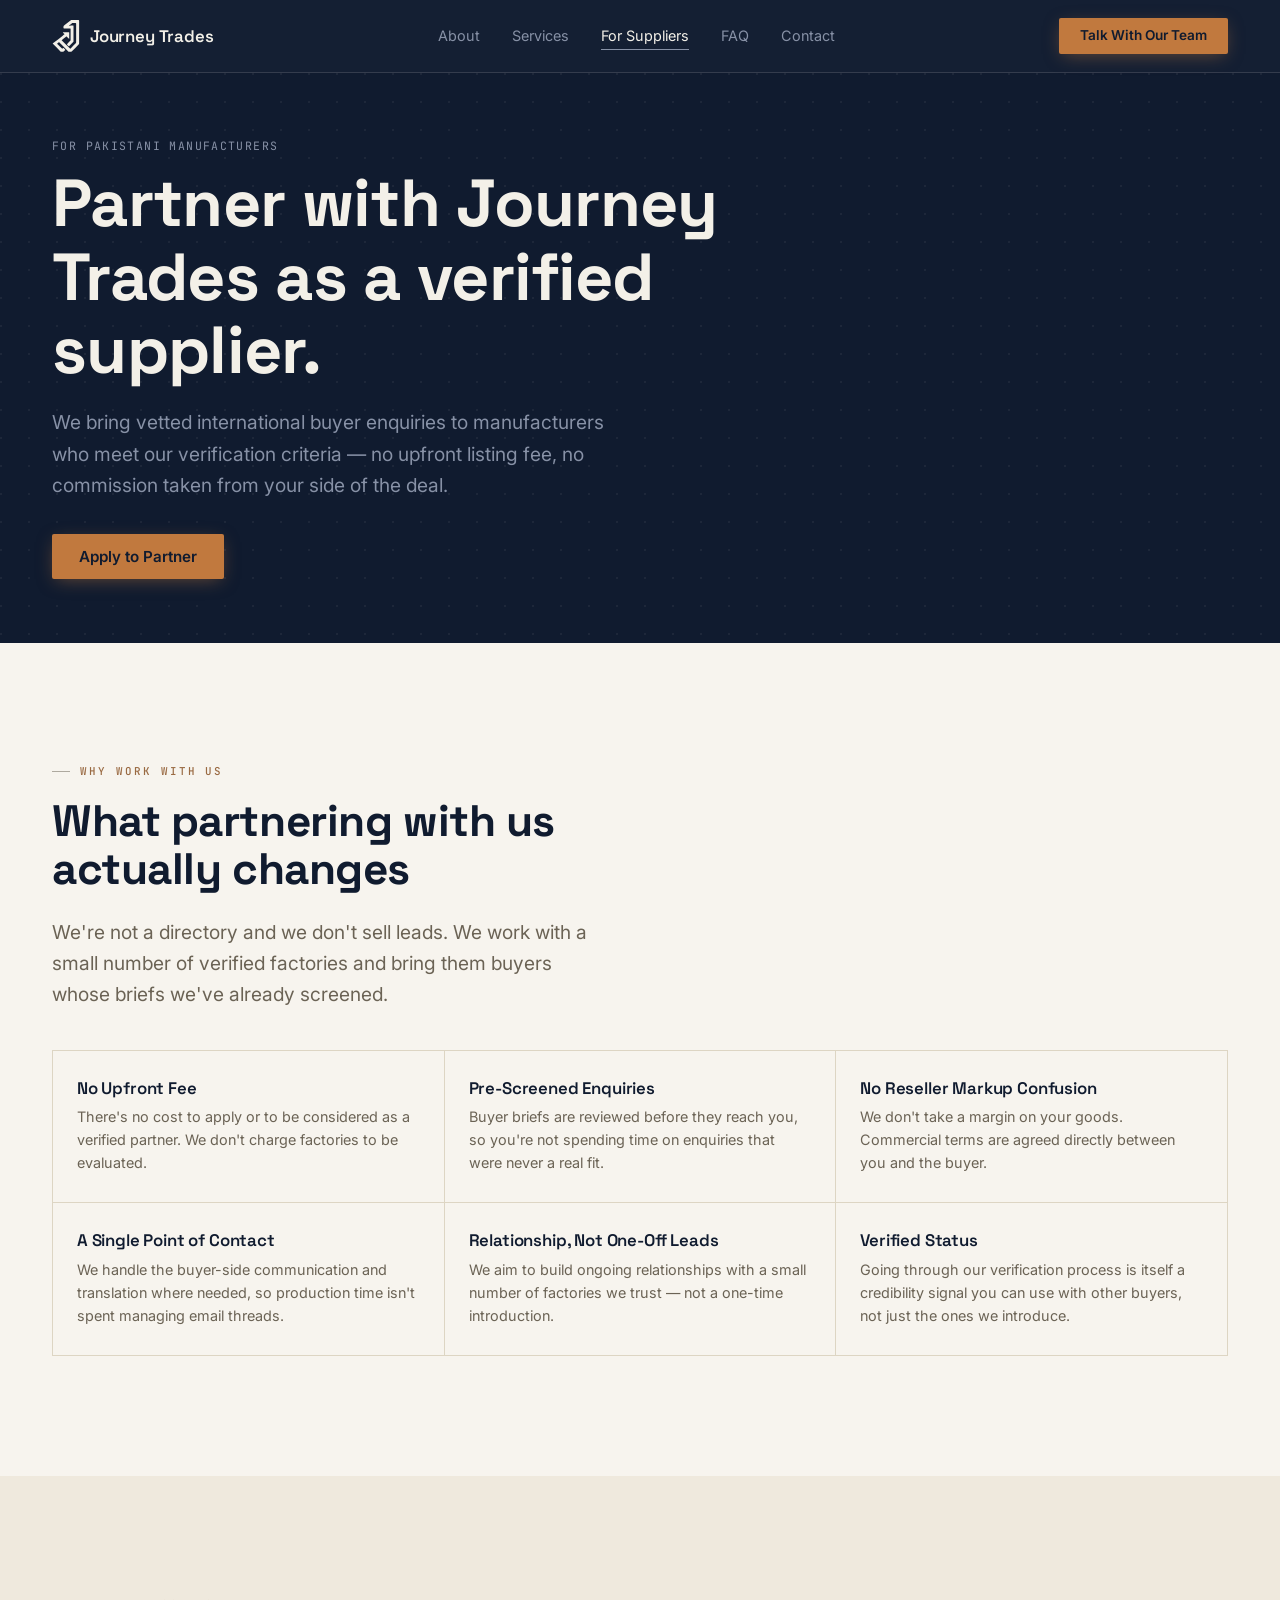
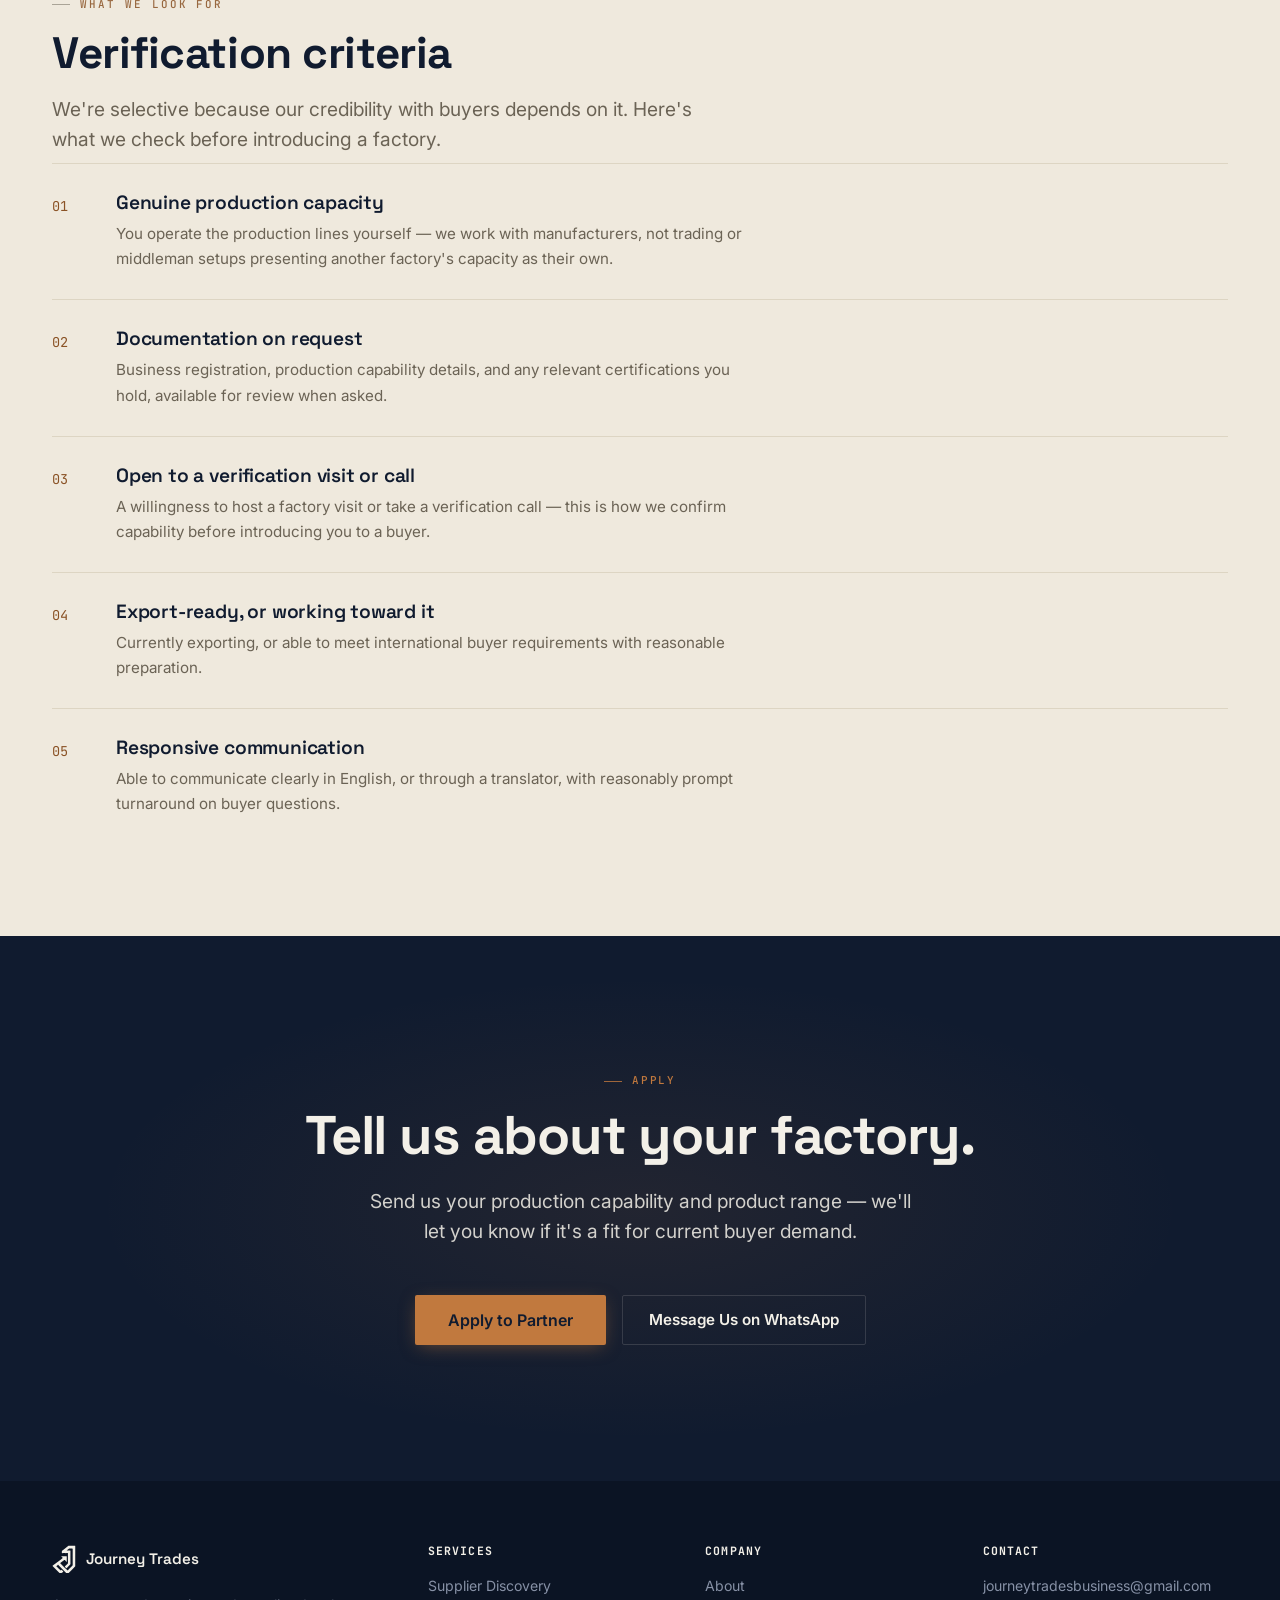
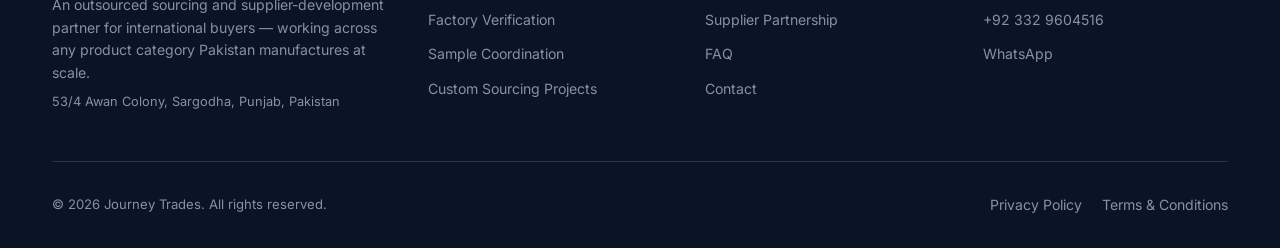
<file: suppliers.html>
<!DOCTYPE html>
<html lang="en">
<head>
<meta charset="UTF-8">
<meta name="viewport" content="width=device-width, initial-scale=1.0">
<title>For Suppliers — Journey Trades</title>
<meta name="description" content="Partner with Journey Trades as a verified Pakistani manufacturer. No upfront fee, no reseller markup, pre-screened international buyer enquiries.">
<link rel="preconnect" href="https://fonts.googleapis.com">
<link rel="preconnect" href="https://fonts.gstatic.com" crossorigin>
<link href="https://fonts.googleapis.com/css2?family=Space+Grotesk:wght@500;600;700&family=Inter:wght@400;500;600;700&family=JetBrains+Mono:wght@500;600&display=swap" rel="stylesheet">
<link rel="stylesheet" href="css/style.css">
</head>
<body>

<a href="#main" class="skip-link">Skip to main content</a>

<header>
  <nav class="nav" id="site-nav" aria-label="Main navigation">
    <div class="container nav__inner">
      <a href="/" class="nav__brand" aria-label="Journey Trades — Home">
        <span class="nav__mark" aria-hidden="true"><svg viewBox="381.33 122.94 254.98 306.00" xmlns="http://www.w3.org/2000/svg"><path fill="currentColor" d="M492.219360,255.719696 C487.970673,251.401764 483.965637,247.331940 479.997284,243.299408 C481.773834,241.290131 483.369568,241.736816 484.786346,241.733704 C500.950500,241.697998 517.115051,241.760742 533.278870,241.675629 C536.532776,241.658493 538.229919,242.593063 538.214355,246.176392 C538.138489,263.673279 538.195129,281.170685 538.187622,298.667908 C538.187256,299.475739 538.202148,300.349670 537.248962,300.984955 C535.290833,301.412384 534.532166,299.639404 533.427429,298.526733 C528.144592,293.205994 522.882629,287.864319 517.635010,282.508728 C516.017578,280.857971 514.525269,279.582428 512.106262,281.442688 C497.848846,292.407104 483.533447,303.296173 469.249542,314.226257 C469.011902,314.408142 468.924530,314.786438 468.872314,314.881500 C494.978088,340.527435 521.039734,366.130005 547.777771,392.397064 C550.860657,389.139160 555.244202,384.400482 559.742493,379.773346 C572.284668,366.872040 584.827454,353.970581 597.484985,341.183014 C600.006348,338.635864 601.158508,335.977844 601.152100,332.351929 C601.053955,276.360565 601.016846,220.368958 601.138489,164.377777 C601.148865,159.608215 599.744385,157.890137 594.889404,158.078583 C586.236511,158.414490 577.562073,158.185883 568.896851,158.221893 C567.082275,158.229431 565.195679,157.996155 563.598877,159.205017 C554.478271,166.109589 545.360718,173.018188 536.156189,179.990524 C537.889099,181.886978 539.625610,181.592804 541.217590,181.585632 C551.380310,181.539932 561.548218,181.598801 571.702759,181.267838 C575.767700,181.135345 577.372253,182.289490 577.363159,186.539581 C577.265991,232.199249 577.288330,277.859222 577.348022,323.519012 C577.351562,326.256561 576.355835,328.283813 574.530151,330.162781 C562.570923,342.470795 550.576233,354.745850 538.759583,367.189697 C536.109314,369.980621 534.418335,369.785675 531.954956,367.059418 C528.161133,362.860901 524.103699,358.885468 519.976135,355.009216 C517.406128,352.595734 517.024597,350.875061 519.827148,348.115173 C529.203430,338.881683 538.237244,329.301453 547.532532,319.984039 C549.837402,317.673645 550.729797,315.225372 550.720886,311.995819 C550.630432,279.167633 550.588562,246.338837 550.731201,213.511063 C550.749634,209.265808 549.271851,208.119171 545.238403,208.156525 C527.575867,208.320053 509.909210,208.088135 492.248108,208.314621 C487.396088,208.376831 485.508484,207.134674 485.556122,201.903229 C485.714783,184.478241 485.535400,184.493973 499.542938,173.908081 C517.348938,160.451614 535.152893,146.992111 552.895752,133.452637 C555.155579,131.728149 557.503235,130.980072 560.276611,130.983826 C581.106812,131.011978 601.937317,131.055344 622.766968,130.943924 C626.807556,130.922302 628.318054,132.323074 628.312683,136.488327 C628.223572,205.811172 628.248474,275.134186 628.276550,344.457153 C628.277588,346.911621 627.695251,348.962250 625.915466,350.777222 C604.217590,372.904419 582.559082,395.070221 560.886902,417.222687 C560.538513,417.578796 560.169983,417.923492 559.772217,418.221985 C554.971069,421.824646 533.644470,420.338440 529.401917,416.060669 C503.236969,389.678223 477.083954,363.283936 450.935394,336.885254 C445.846863,331.748047 445.846344,331.707733 440.229309,335.979370 C436.121277,339.103455 432.063232,342.293457 428.000671,345.476746 C427.767517,345.659454 427.695007,346.047119 427.432037,346.569000 C443.109436,361.708893 458.841797,376.901855 474.966919,392.474121 C476.721710,391.483978 478.832550,388.628113 481.294250,386.196716 C483.282410,384.233093 484.864899,384.271484 486.775757,386.243256 C491.181244,390.789246 495.623444,395.303986 500.180634,399.696655 C502.305176,401.744446 502.652954,403.499542 500.231781,405.450317 C499.845337,405.761688 499.527985,406.159149 499.180969,406.518982 C485.274841,420.939636 485.276093,420.915375 465.383636,419.879028 C462.577545,419.732819 460.314514,418.886597 458.288696,416.833862 C435.349701,393.589966 412.379608,370.376526 389.334137,347.238281 C386.774902,344.668762 386.963837,343.059631 389.784821,340.916809 C418.702850,318.951202 447.563599,296.910217 476.432800,274.880371 C482.764526,270.048645 489.066345,265.177734 495.222076,260.447754 C495.000000,258.157471 493.479034,257.229156 492.219360,255.719696 z"/></svg></span>
        <span class="nav__wordmark">Journey Trades</span>
      </a>
      <ul class="nav__links" role="list">
        <li><a href="/about" class="nav__link">About</a></li>
        <li><a href="/services" class="nav__link">Services</a></li>
        <li><a href="/suppliers" class="nav__link" aria-current="page">For Suppliers</a></li>
        <li><a href="/faq" class="nav__link">FAQ</a></li>
        <li><a href="/contact" class="nav__link">Contact</a></li>
      </ul>
      <div class="nav__actions">
        <a href="/contact" class="btn btn--copper nav__cta">Talk With Our Team</a>
        <button class="nav__toggle" id="menu-toggle" aria-expanded="false" aria-controls="mobile-menu" aria-label="Open navigation menu">
          <span class="nav__toggle-bar"></span><span class="nav__toggle-bar"></span><span class="nav__toggle-bar"></span>
        </button>
      </div>
    </div>
    </nav>
    <div class="nav__mobile" id="mobile-menu" aria-hidden="true">
      <ul class="nav__mobile-links" role="list">
        <li><a href="/about" class="nav__mobile-link">About</a></li>
        <li><a href="/services" class="nav__mobile-link">Services</a></li>
        <li><a href="/suppliers" class="nav__mobile-link" aria-current="page">For Suppliers</a></li>
        <li><a href="/faq" class="nav__mobile-link">FAQ</a></li>
        <li><a href="/contact" class="nav__mobile-link">Contact</a></li>
      </ul>
      <a href="/contact" class="btn btn--copper nav__mobile-cta">Talk With Our Team</a>
    </div>
</header>

<main id="main">

  <!-- PAGE HEADER -->
  <section class="page-header">
    <div class="container page-header__inner">
      <div class="page-header__kicker">For Pakistani Manufacturers</div>
      <h1 class="page-header__title">Partner with Journey Trades as a verified supplier.</h1>
      <p class="page-header__lead">We bring vetted international buyer enquiries to manufacturers who meet our verification criteria — no upfront listing fee, no commission taken from your side of the deal.</p>
      <div class="page-header__actions">
        <a href="/contact" class="btn btn--copper">Apply to Partner</a>
      </div>
    </div>
  </section>

  <!-- WHY WORK WITH US -->
  <section class="section">
    <div class="container">
      <div class="fade-up" style="max-width:40rem; margin-bottom:var(--space-40);">
        <div class="eyebrow eyebrow--dark">Why work with us</div>
        <h2 class="challenge__title">What partnering with us actually changes</h2>
        <p class="challenge__body" style="margin-top:var(--space-16);">We're not a directory and we don't sell leads. We work with a small number of verified factories and bring them buyers whose briefs we've already screened.</p>
      </div>
      <div class="value-grid value-grid--three">
        <div class="value-card fade-up"><h3 class="value-card__name">No Upfront Fee</h3><p class="value-card__desc">There's no cost to apply or to be considered as a verified partner. We don't charge factories to be evaluated.</p></div>
        <div class="value-card fade-up" style="transition-delay:60ms"><h3 class="value-card__name">Pre-Screened Enquiries</h3><p class="value-card__desc">Buyer briefs are reviewed before they reach you, so you're not spending time on enquiries that were never a real fit.</p></div>
        <div class="value-card fade-up" style="transition-delay:120ms"><h3 class="value-card__name">No Reseller Markup Confusion</h3><p class="value-card__desc">We don't take a margin on your goods. Commercial terms are agreed directly between you and the buyer.</p></div>
        <div class="value-card fade-up" style="transition-delay:180ms"><h3 class="value-card__name">A Single Point of Contact</h3><p class="value-card__desc">We handle the buyer-side communication and translation where needed, so production time isn't spent managing email threads.</p></div>
        <div class="value-card fade-up" style="transition-delay:240ms"><h3 class="value-card__name">Relationship, Not One-Off Leads</h3><p class="value-card__desc">We aim to build ongoing relationships with a small number of factories we trust — not a one-time introduction.</p></div>
        <div class="value-card fade-up" style="transition-delay:300ms"><h3 class="value-card__name">Verified Status</h3><p class="value-card__desc">Going through our verification process is itself a credibility signal you can use with other buyers, not just the ones we introduce.</p></div>
      </div>
    </div>
  </section>

  <!-- VERIFICATION CRITERIA -->
  <section class="section markets">
    <div class="container">
      <div class="fade-up" style="max-width:40rem; margin-bottom:var(--space-8);">
        <div class="eyebrow eyebrow--dark">What we look for</div>
        <h2 class="markets__title">Verification criteria</h2>
        <p class="markets__sub">We're selective because our credibility with buyers depends on it. Here's what we check before introducing a factory.</p>
      </div>

      <div class="detail fade-up" style="border-top-color:var(--line);">
        <span class="detail__num">01</span>
        <div><h3 class="detail__name">Genuine production capacity</h3><p class="detail__desc" style="margin-bottom:0;">You operate the production lines yourself — we work with manufacturers, not trading or middleman setups presenting another factory's capacity as their own.</p></div>
      </div>
      <div class="detail fade-up" style="border-top-color:var(--line);">
        <span class="detail__num">02</span>
        <div><h3 class="detail__name">Documentation on request</h3><p class="detail__desc" style="margin-bottom:0;">Business registration, production capability details, and any relevant certifications you hold, available for review when asked.</p></div>
      </div>
      <div class="detail fade-up" style="border-top-color:var(--line);">
        <span class="detail__num">03</span>
        <div><h3 class="detail__name">Open to a verification visit or call</h3><p class="detail__desc" style="margin-bottom:0;">A willingness to host a factory visit or take a verification call — this is how we confirm capability before introducing you to a buyer.</p></div>
      </div>
      <div class="detail fade-up" style="border-top-color:var(--line);">
        <span class="detail__num">04</span>
        <div><h3 class="detail__name">Export-ready, or working toward it</h3><p class="detail__desc" style="margin-bottom:0;">Currently exporting, or able to meet international buyer requirements with reasonable preparation.</p></div>
      </div>
      <div class="detail fade-up" style="border-top-color:var(--line);">
        <span class="detail__num">05</span>
        <div><h3 class="detail__name">Responsive communication</h3><p class="detail__desc" style="margin-bottom:0;">Able to communicate clearly in English, or through a translator, with reasonably prompt turnaround on buyer questions.</p></div>
      </div>
    </div>
  </section>

  <!-- CTA -->
  <section class="section cta">
    <div class="container fade-up">
      <div class="eyebrow" style="justify-content:center;">Apply</div>
      <h2 class="cta__title">Tell us about your factory.</h2>
      <p class="cta__sub">Send us your production capability and product range — we'll let you know if it's a fit for current buyer demand.</p>
      <div class="cta__actions">
        <a href="/contact" class="btn btn--copper">Apply to Partner</a>
        <a href="https://wa.me/923329604516" class="btn btn--outline-light" target="_blank" rel="noopener">Message Us on WhatsApp</a>
      </div>
    </div>
  </section>

</main>

<footer class="footer">
  <div class="container">
    <div class="footer__inner">
      <div>
        <a href="/" class="footer__mark">
          <span class="footer__mark-icon"><svg viewBox="381.33 122.94 254.98 306.00" xmlns="http://www.w3.org/2000/svg"><path fill="currentColor" d="M492.219360,255.719696 C487.970673,251.401764 483.965637,247.331940 479.997284,243.299408 C481.773834,241.290131 483.369568,241.736816 484.786346,241.733704 C500.950500,241.697998 517.115051,241.760742 533.278870,241.675629 C536.532776,241.658493 538.229919,242.593063 538.214355,246.176392 C538.138489,263.673279 538.195129,281.170685 538.187622,298.667908 C538.187256,299.475739 538.202148,300.349670 537.248962,300.984955 C535.290833,301.412384 534.532166,299.639404 533.427429,298.526733 C528.144592,293.205994 522.882629,287.864319 517.635010,282.508728 C516.017578,280.857971 514.525269,279.582428 512.106262,281.442688 C497.848846,292.407104 483.533447,303.296173 469.249542,314.226257 C469.011902,314.408142 468.924530,314.786438 468.872314,314.881500 C494.978088,340.527435 521.039734,366.130005 547.777771,392.397064 C550.860657,389.139160 555.244202,384.400482 559.742493,379.773346 C572.284668,366.872040 584.827454,353.970581 597.484985,341.183014 C600.006348,338.635864 601.158508,335.977844 601.152100,332.351929 C601.053955,276.360565 601.016846,220.368958 601.138489,164.377777 C601.148865,159.608215 599.744385,157.890137 594.889404,158.078583 C586.236511,158.414490 577.562073,158.185883 568.896851,158.221893 C567.082275,158.229431 565.195679,157.996155 563.598877,159.205017 C554.478271,166.109589 545.360718,173.018188 536.156189,179.990524 C537.889099,181.886978 539.625610,181.592804 541.217590,181.585632 C551.380310,181.539932 561.548218,181.598801 571.702759,181.267838 C575.767700,181.135345 577.372253,182.289490 577.363159,186.539581 C577.265991,232.199249 577.288330,277.859222 577.348022,323.519012 C577.351562,326.256561 576.355835,328.283813 574.530151,330.162781 C562.570923,342.470795 550.576233,354.745850 538.759583,367.189697 C536.109314,369.980621 534.418335,369.785675 531.954956,367.059418 C528.161133,362.860901 524.103699,358.885468 519.976135,355.009216 C517.406128,352.595734 517.024597,350.875061 519.827148,348.115173 C529.203430,338.881683 538.237244,329.301453 547.532532,319.984039 C549.837402,317.673645 550.729797,315.225372 550.720886,311.995819 C550.630432,279.167633 550.588562,246.338837 550.731201,213.511063 C550.749634,209.265808 549.271851,208.119171 545.238403,208.156525 C527.575867,208.320053 509.909210,208.088135 492.248108,208.314621 C487.396088,208.376831 485.508484,207.134674 485.556122,201.903229 C485.714783,184.478241 485.535400,184.493973 499.542938,173.908081 C517.348938,160.451614 535.152893,146.992111 552.895752,133.452637 C555.155579,131.728149 557.503235,130.980072 560.276611,130.983826 C581.106812,131.011978 601.937317,131.055344 622.766968,130.943924 C626.807556,130.922302 628.318054,132.323074 628.312683,136.488327 C628.223572,205.811172 628.248474,275.134186 628.276550,344.457153 C628.277588,346.911621 627.695251,348.962250 625.915466,350.777222 C604.217590,372.904419 582.559082,395.070221 560.886902,417.222687 C560.538513,417.578796 560.169983,417.923492 559.772217,418.221985 C554.971069,421.824646 533.644470,420.338440 529.401917,416.060669 C503.236969,389.678223 477.083954,363.283936 450.935394,336.885254 C445.846863,331.748047 445.846344,331.707733 440.229309,335.979370 C436.121277,339.103455 432.063232,342.293457 428.000671,345.476746 C427.767517,345.659454 427.695007,346.047119 427.432037,346.569000 C443.109436,361.708893 458.841797,376.901855 474.966919,392.474121 C476.721710,391.483978 478.832550,388.628113 481.294250,386.196716 C483.282410,384.233093 484.864899,384.271484 486.775757,386.243256 C491.181244,390.789246 495.623444,395.303986 500.180634,399.696655 C502.305176,401.744446 502.652954,403.499542 500.231781,405.450317 C499.845337,405.761688 499.527985,406.159149 499.180969,406.518982 C485.274841,420.939636 485.276093,420.915375 465.383636,419.879028 C462.577545,419.732819 460.314514,418.886597 458.288696,416.833862 C435.349701,393.589966 412.379608,370.376526 389.334137,347.238281 C386.774902,344.668762 386.963837,343.059631 389.784821,340.916809 C418.702850,318.951202 447.563599,296.910217 476.432800,274.880371 C482.764526,270.048645 489.066345,265.177734 495.222076,260.447754 C495.000000,258.157471 493.479034,257.229156 492.219360,255.719696 z"/></svg></span>
          <span class="footer__wordmark">Journey Trades</span>
        </a>
        <p class="footer__tagline">An outsourced sourcing and supplier-development partner for international buyers — working across any product category Pakistan manufactures at scale.</p>
        <p class="footer__tagline" style="margin-top:8px; font-size:0.8rem;">53/4 Awan Colony, Sargodha, Punjab, Pakistan</p>
      </div>
      <nav class="footer__col" aria-label="Services">
        <h3 class="footer__col-title">Services</h3>
        <ul class="footer__links" role="list">
          <li><a href="/services" class="footer__link">Supplier Discovery</a></li>
          <li><a href="/services" class="footer__link">Factory Verification</a></li>
          <li><a href="/services" class="footer__link">Sample Coordination</a></li>
          <li><a href="/services" class="footer__link">Custom Sourcing Projects</a></li>
        </ul>
      </nav>
      <nav class="footer__col" aria-label="Company">
        <h3 class="footer__col-title">Company</h3>
        <ul class="footer__links" role="list">
          <li><a href="/about" class="footer__link">About</a></li>
          <li><a href="/suppliers" class="footer__link">Supplier Partnership</a></li>
          <li><a href="/faq" class="footer__link">FAQ</a></li>
          <li><a href="/contact" class="footer__link">Contact</a></li>
        </ul>
      </nav>
      <div class="footer__col">
        <h3 class="footer__col-title">Contact</h3>
        <ul class="footer__links" role="list">
          <li><a href="mailto:journeytradesbusiness@gmail.com" class="footer__link">journeytradesbusiness@gmail.com</a></li>
          <li><a href="tel:+923329604516" class="footer__link">+92 332 9604516</a></li>
          <li><a href="https://wa.me/923329604516" class="footer__link" target="_blank" rel="noopener">WhatsApp</a></li>
        </ul>
      </div>
    </div>
    <hr class="footer__divider">
    <div class="footer__bottom">
      <p>&copy; <span id="footer-year">2026</span> Journey Trades. All rights reserved.</p>
      <nav class="footer__legal-links" aria-label="Legal">
        <a href="/privacy" class="footer__link">Privacy Policy</a>
        <a href="/terms" class="footer__link">Terms &amp; Conditions</a>
      </nav>
    </div>
  </div>
</footer>

<script src="js/main.js"></script>
</body>
</html>
</file>
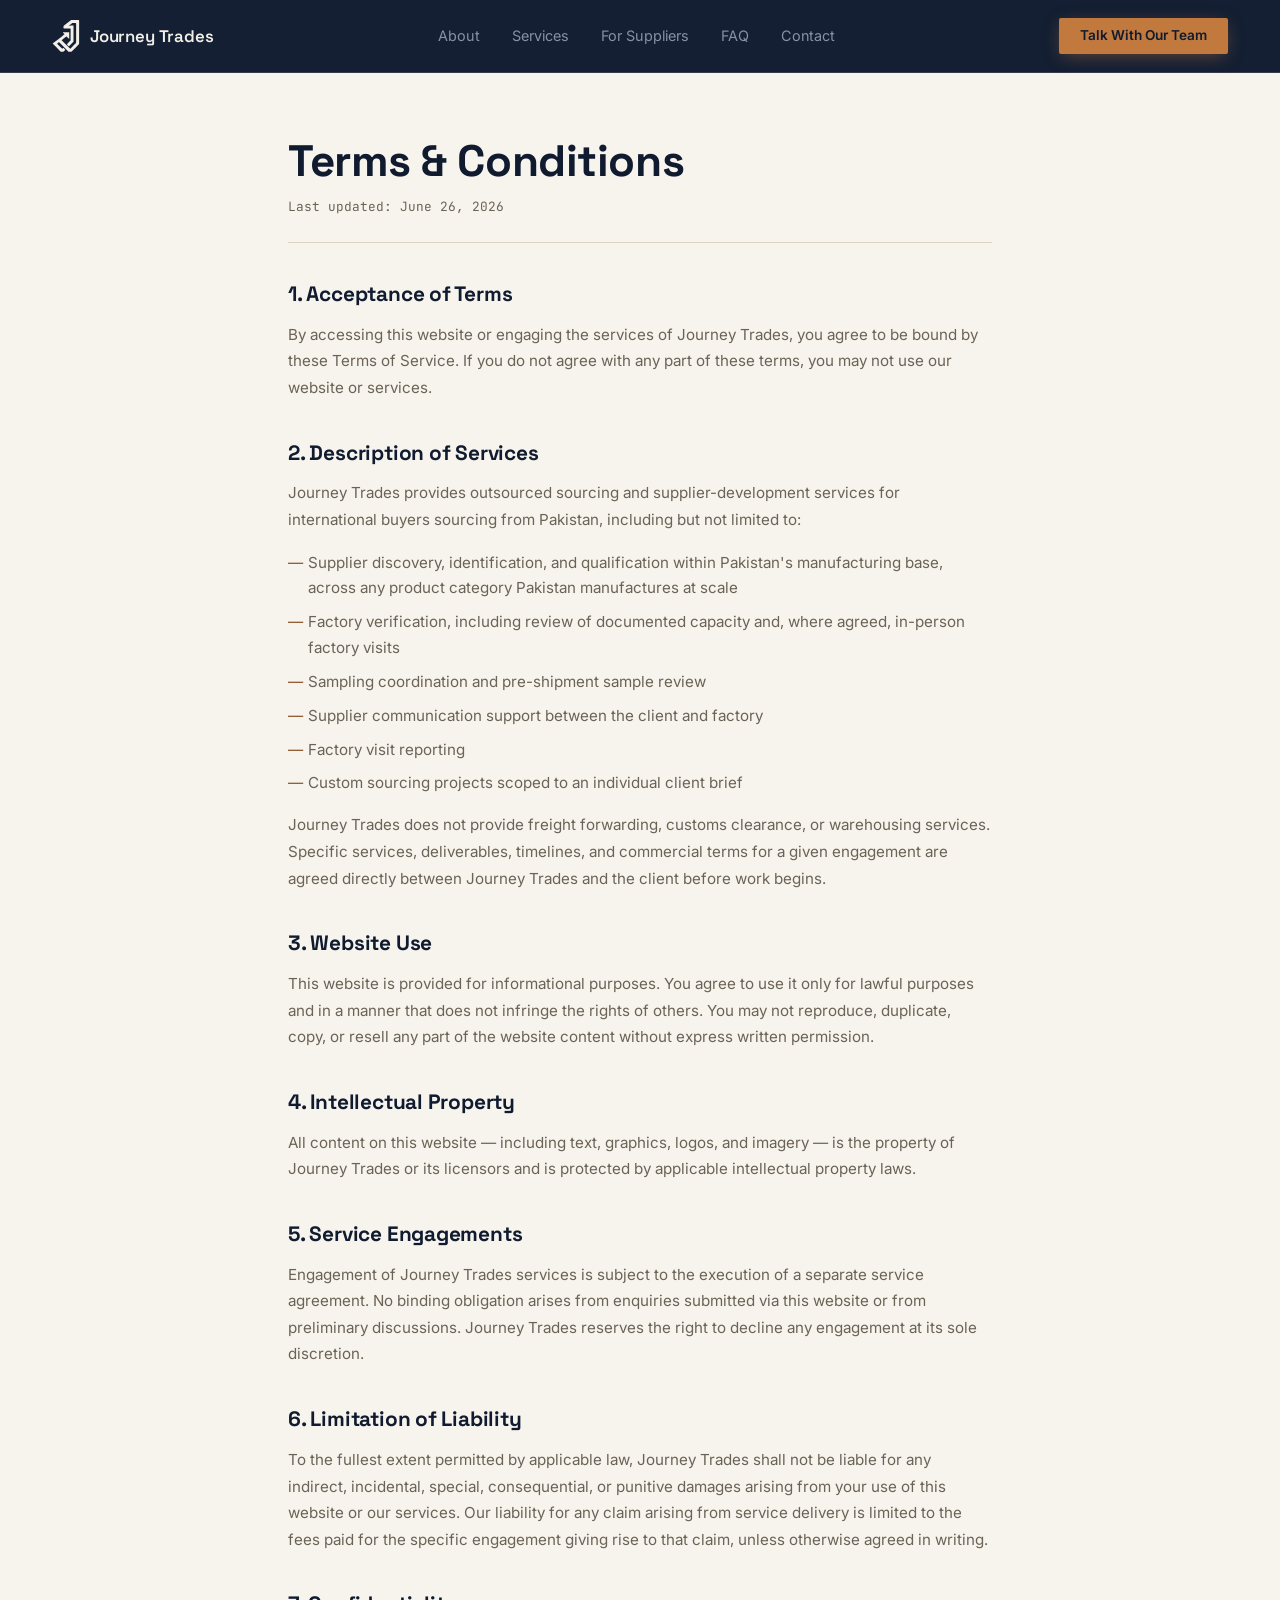
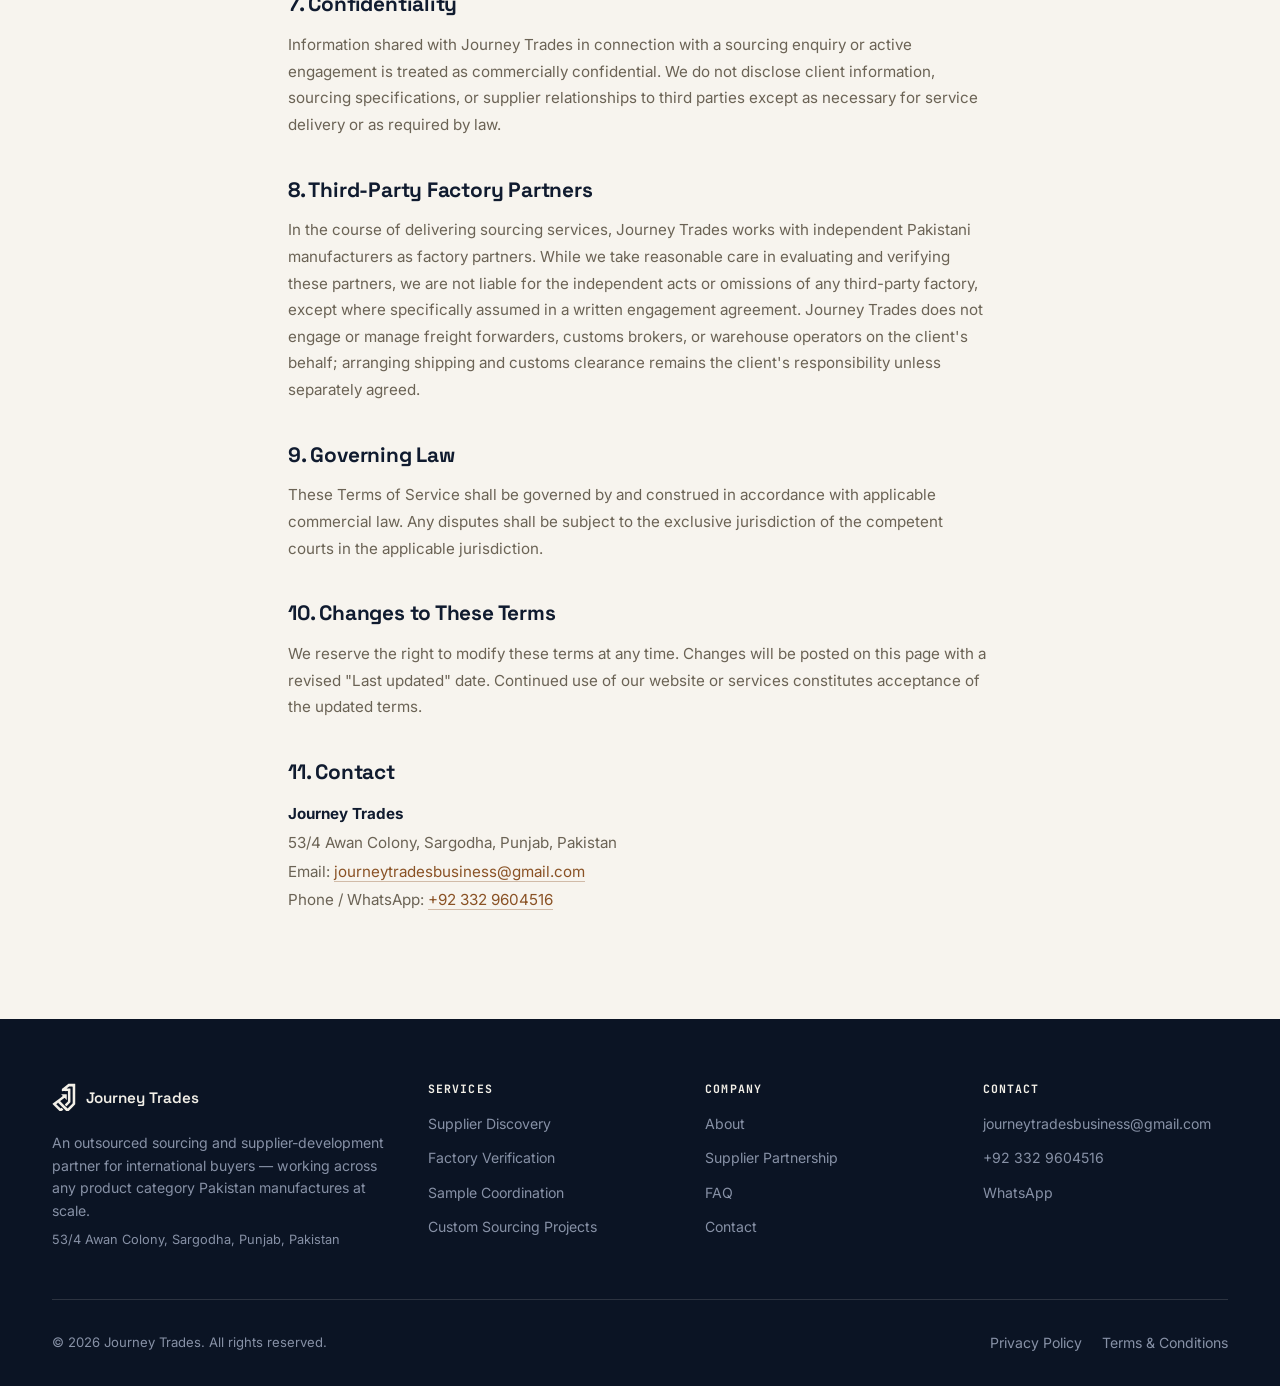
<file: terms.html>
<!DOCTYPE html>
<html lang="en">
<head>
<meta charset="UTF-8">
<meta name="viewport" content="width=device-width, initial-scale=1.0">
<title>Terms & Conditions — Journey Trades</title>
<meta name="description" content="Journey Trades terms and conditions for website use and service engagements.">
<link rel="preconnect" href="https://fonts.googleapis.com">
<link rel="preconnect" href="https://fonts.gstatic.com" crossorigin>
<link href="https://fonts.googleapis.com/css2?family=Space+Grotesk:wght@500;600;700&family=Inter:wght@400;500;600;700&family=JetBrains+Mono:wght@500;600&display=swap" rel="stylesheet">
<link rel="stylesheet" href="css/style.css">
</head>
<body>

<a href="#main" class="skip-link">Skip to main content</a>

<header>
  <nav class="nav" id="site-nav" aria-label="Main navigation">
    <div class="container nav__inner">
      <a href="/" class="nav__brand" aria-label="Journey Trades — Home">
        <span class="nav__mark" aria-hidden="true"><svg viewBox="381.33 122.94 254.98 306.00" xmlns="http://www.w3.org/2000/svg"><path fill="currentColor" d="M492.219360,255.719696 C487.970673,251.401764 483.965637,247.331940 479.997284,243.299408 C481.773834,241.290131 483.369568,241.736816 484.786346,241.733704 C500.950500,241.697998 517.115051,241.760742 533.278870,241.675629 C536.532776,241.658493 538.229919,242.593063 538.214355,246.176392 C538.138489,263.673279 538.195129,281.170685 538.187622,298.667908 C538.187256,299.475739 538.202148,300.349670 537.248962,300.984955 C535.290833,301.412384 534.532166,299.639404 533.427429,298.526733 C528.144592,293.205994 522.882629,287.864319 517.635010,282.508728 C516.017578,280.857971 514.525269,279.582428 512.106262,281.442688 C497.848846,292.407104 483.533447,303.296173 469.249542,314.226257 C469.011902,314.408142 468.924530,314.786438 468.872314,314.881500 C494.978088,340.527435 521.039734,366.130005 547.777771,392.397064 C550.860657,389.139160 555.244202,384.400482 559.742493,379.773346 C572.284668,366.872040 584.827454,353.970581 597.484985,341.183014 C600.006348,338.635864 601.158508,335.977844 601.152100,332.351929 C601.053955,276.360565 601.016846,220.368958 601.138489,164.377777 C601.148865,159.608215 599.744385,157.890137 594.889404,158.078583 C586.236511,158.414490 577.562073,158.185883 568.896851,158.221893 C567.082275,158.229431 565.195679,157.996155 563.598877,159.205017 C554.478271,166.109589 545.360718,173.018188 536.156189,179.990524 C537.889099,181.886978 539.625610,181.592804 541.217590,181.585632 C551.380310,181.539932 561.548218,181.598801 571.702759,181.267838 C575.767700,181.135345 577.372253,182.289490 577.363159,186.539581 C577.265991,232.199249 577.288330,277.859222 577.348022,323.519012 C577.351562,326.256561 576.355835,328.283813 574.530151,330.162781 C562.570923,342.470795 550.576233,354.745850 538.759583,367.189697 C536.109314,369.980621 534.418335,369.785675 531.954956,367.059418 C528.161133,362.860901 524.103699,358.885468 519.976135,355.009216 C517.406128,352.595734 517.024597,350.875061 519.827148,348.115173 C529.203430,338.881683 538.237244,329.301453 547.532532,319.984039 C549.837402,317.673645 550.729797,315.225372 550.720886,311.995819 C550.630432,279.167633 550.588562,246.338837 550.731201,213.511063 C550.749634,209.265808 549.271851,208.119171 545.238403,208.156525 C527.575867,208.320053 509.909210,208.088135 492.248108,208.314621 C487.396088,208.376831 485.508484,207.134674 485.556122,201.903229 C485.714783,184.478241 485.535400,184.493973 499.542938,173.908081 C517.348938,160.451614 535.152893,146.992111 552.895752,133.452637 C555.155579,131.728149 557.503235,130.980072 560.276611,130.983826 C581.106812,131.011978 601.937317,131.055344 622.766968,130.943924 C626.807556,130.922302 628.318054,132.323074 628.312683,136.488327 C628.223572,205.811172 628.248474,275.134186 628.276550,344.457153 C628.277588,346.911621 627.695251,348.962250 625.915466,350.777222 C604.217590,372.904419 582.559082,395.070221 560.886902,417.222687 C560.538513,417.578796 560.169983,417.923492 559.772217,418.221985 C554.971069,421.824646 533.644470,420.338440 529.401917,416.060669 C503.236969,389.678223 477.083954,363.283936 450.935394,336.885254 C445.846863,331.748047 445.846344,331.707733 440.229309,335.979370 C436.121277,339.103455 432.063232,342.293457 428.000671,345.476746 C427.767517,345.659454 427.695007,346.047119 427.432037,346.569000 C443.109436,361.708893 458.841797,376.901855 474.966919,392.474121 C476.721710,391.483978 478.832550,388.628113 481.294250,386.196716 C483.282410,384.233093 484.864899,384.271484 486.775757,386.243256 C491.181244,390.789246 495.623444,395.303986 500.180634,399.696655 C502.305176,401.744446 502.652954,403.499542 500.231781,405.450317 C499.845337,405.761688 499.527985,406.159149 499.180969,406.518982 C485.274841,420.939636 485.276093,420.915375 465.383636,419.879028 C462.577545,419.732819 460.314514,418.886597 458.288696,416.833862 C435.349701,393.589966 412.379608,370.376526 389.334137,347.238281 C386.774902,344.668762 386.963837,343.059631 389.784821,340.916809 C418.702850,318.951202 447.563599,296.910217 476.432800,274.880371 C482.764526,270.048645 489.066345,265.177734 495.222076,260.447754 C495.000000,258.157471 493.479034,257.229156 492.219360,255.719696 z"/></svg></span>
        <span class="nav__wordmark">Journey Trades</span>
      </a>
      <ul class="nav__links" role="list">
        <li><a href="/about" class="nav__link">About</a></li>
        <li><a href="/services" class="nav__link">Services</a></li>
        <li><a href="/suppliers" class="nav__link">For Suppliers</a></li>
        <li><a href="/faq" class="nav__link">FAQ</a></li>
        <li><a href="/contact" class="nav__link">Contact</a></li>
      </ul>
      <div class="nav__actions">
        <a href="/contact" class="btn btn--copper nav__cta">Talk With Our Team</a>
        <button class="nav__toggle" id="menu-toggle" aria-expanded="false" aria-controls="mobile-menu" aria-label="Open navigation menu">
          <span class="nav__toggle-bar"></span><span class="nav__toggle-bar"></span><span class="nav__toggle-bar"></span>
        </button>
      </div>
    </div>
    </nav>
    <div class="nav__mobile" id="mobile-menu" aria-hidden="true">
      <ul class="nav__mobile-links" role="list">
        <li><a href="/about" class="nav__mobile-link">About</a></li>
        <li><a href="/services" class="nav__mobile-link">Services</a></li>
        <li><a href="/suppliers" class="nav__mobile-link">For Suppliers</a></li>
        <li><a href="/faq" class="nav__mobile-link">FAQ</a></li>
        <li><a href="/contact" class="nav__mobile-link">Contact</a></li>
      </ul>
      <a href="/contact" class="btn btn--copper nav__mobile-cta">Talk With Our Team</a>
    </div>
</header>

<main id="main">

  <section class="legal-page">
    <div class="container">
      <article class="legal-content">
        <header class="legal-header">
          <h1>Terms &amp; Conditions</h1>
          <p class="legal-meta">Last updated: <time datetime="2026-06-26">June 26, 2026</time></p>
        </header>

        <section class="legal-section">
          <h2>1. Acceptance of Terms</h2>
          <p>By accessing this website or engaging the services of Journey Trades, you agree to be bound by these Terms of Service. If you do not agree with any part of these terms, you may not use our website or services.</p>
        </section>

        <section class="legal-section">
          <h2>2. Description of Services</h2>
          <p>Journey Trades provides outsourced sourcing and supplier-development services for international buyers sourcing from Pakistan, including but not limited to:</p>
          <ul>
            <li>Supplier discovery, identification, and qualification within Pakistan's manufacturing base, across any product category Pakistan manufactures at scale</li>
            <li>Factory verification, including review of documented capacity and, where agreed, in-person factory visits</li>
            <li>Sampling coordination and pre-shipment sample review</li>
            <li>Supplier communication support between the client and factory</li>
            <li>Factory visit reporting</li>
            <li>Custom sourcing projects scoped to an individual client brief</li>
          </ul>
          <p>Journey Trades does not provide freight forwarding, customs clearance, or warehousing services. Specific services, deliverables, timelines, and commercial terms for a given engagement are agreed directly between Journey Trades and the client before work begins.</p>
        </section>

        <section class="legal-section">
          <h2>3. Website Use</h2>
          <p>This website is provided for informational purposes. You agree to use it only for lawful purposes and in a manner that does not infringe the rights of others. You may not reproduce, duplicate, copy, or resell any part of the website content without express written permission.</p>
        </section>

        <section class="legal-section">
          <h2>4. Intellectual Property</h2>
          <p>All content on this website — including text, graphics, logos, and imagery — is the property of Journey Trades or its licensors and is protected by applicable intellectual property laws.</p>
        </section>

        <section class="legal-section">
          <h2>5. Service Engagements</h2>
          <p>Engagement of Journey Trades services is subject to the execution of a separate service agreement. No binding obligation arises from enquiries submitted via this website or from preliminary discussions. Journey Trades reserves the right to decline any engagement at its sole discretion.</p>
        </section>

        <section class="legal-section">
          <h2>6. Limitation of Liability</h2>
          <p>To the fullest extent permitted by applicable law, Journey Trades shall not be liable for any indirect, incidental, special, consequential, or punitive damages arising from your use of this website or our services. Our liability for any claim arising from service delivery is limited to the fees paid for the specific engagement giving rise to that claim, unless otherwise agreed in writing.</p>
        </section>

        <section class="legal-section">
          <h2>7. Confidentiality</h2>
          <p>Information shared with Journey Trades in connection with a sourcing enquiry or active engagement is treated as commercially confidential. We do not disclose client information, sourcing specifications, or supplier relationships to third parties except as necessary for service delivery or as required by law.</p>
        </section>

        <section class="legal-section">
          <h2>8. Third-Party Factory Partners</h2>
          <p>In the course of delivering sourcing services, Journey Trades works with independent Pakistani manufacturers as factory partners. While we take reasonable care in evaluating and verifying these partners, we are not liable for the independent acts or omissions of any third-party factory, except where specifically assumed in a written engagement agreement. Journey Trades does not engage or manage freight forwarders, customs brokers, or warehouse operators on the client's behalf; arranging shipping and customs clearance remains the client's responsibility unless separately agreed.</p>
        </section>

        <section class="legal-section">
          <h2>9. Governing Law</h2>
          <p>These Terms of Service shall be governed by and construed in accordance with applicable commercial law. Any disputes shall be subject to the exclusive jurisdiction of the competent courts in the applicable jurisdiction.</p>
        </section>

        <section class="legal-section">
          <h2>10. Changes to These Terms</h2>
          <p>We reserve the right to modify these terms at any time. Changes will be posted on this page with a revised "Last updated" date. Continued use of our website or services constitutes acceptance of the updated terms.</p>
        </section>

        <section class="legal-section">
          <h2>11. Contact</h2>
          <address>
            <strong>Journey Trades</strong><br>
            53/4 Awan Colony, Sargodha, Punjab, Pakistan<br>
            Email: <a href="mailto:journeytradesbusiness@gmail.com">journeytradesbusiness@gmail.com</a><br>
            Phone / WhatsApp: <a href="tel:+923329604516">+92 332 9604516</a>
          </address>
        </section>
      </article>
    </div>
  </section>

</main>

<footer class="footer">
  <div class="container">
    <div class="footer__inner">
      <div>
        <a href="/" class="footer__mark">
          <span class="footer__mark-icon"><svg viewBox="381.33 122.94 254.98 306.00" xmlns="http://www.w3.org/2000/svg"><path fill="currentColor" d="M492.219360,255.719696 C487.970673,251.401764 483.965637,247.331940 479.997284,243.299408 C481.773834,241.290131 483.369568,241.736816 484.786346,241.733704 C500.950500,241.697998 517.115051,241.760742 533.278870,241.675629 C536.532776,241.658493 538.229919,242.593063 538.214355,246.176392 C538.138489,263.673279 538.195129,281.170685 538.187622,298.667908 C538.187256,299.475739 538.202148,300.349670 537.248962,300.984955 C535.290833,301.412384 534.532166,299.639404 533.427429,298.526733 C528.144592,293.205994 522.882629,287.864319 517.635010,282.508728 C516.017578,280.857971 514.525269,279.582428 512.106262,281.442688 C497.848846,292.407104 483.533447,303.296173 469.249542,314.226257 C469.011902,314.408142 468.924530,314.786438 468.872314,314.881500 C494.978088,340.527435 521.039734,366.130005 547.777771,392.397064 C550.860657,389.139160 555.244202,384.400482 559.742493,379.773346 C572.284668,366.872040 584.827454,353.970581 597.484985,341.183014 C600.006348,338.635864 601.158508,335.977844 601.152100,332.351929 C601.053955,276.360565 601.016846,220.368958 601.138489,164.377777 C601.148865,159.608215 599.744385,157.890137 594.889404,158.078583 C586.236511,158.414490 577.562073,158.185883 568.896851,158.221893 C567.082275,158.229431 565.195679,157.996155 563.598877,159.205017 C554.478271,166.109589 545.360718,173.018188 536.156189,179.990524 C537.889099,181.886978 539.625610,181.592804 541.217590,181.585632 C551.380310,181.539932 561.548218,181.598801 571.702759,181.267838 C575.767700,181.135345 577.372253,182.289490 577.363159,186.539581 C577.265991,232.199249 577.288330,277.859222 577.348022,323.519012 C577.351562,326.256561 576.355835,328.283813 574.530151,330.162781 C562.570923,342.470795 550.576233,354.745850 538.759583,367.189697 C536.109314,369.980621 534.418335,369.785675 531.954956,367.059418 C528.161133,362.860901 524.103699,358.885468 519.976135,355.009216 C517.406128,352.595734 517.024597,350.875061 519.827148,348.115173 C529.203430,338.881683 538.237244,329.301453 547.532532,319.984039 C549.837402,317.673645 550.729797,315.225372 550.720886,311.995819 C550.630432,279.167633 550.588562,246.338837 550.731201,213.511063 C550.749634,209.265808 549.271851,208.119171 545.238403,208.156525 C527.575867,208.320053 509.909210,208.088135 492.248108,208.314621 C487.396088,208.376831 485.508484,207.134674 485.556122,201.903229 C485.714783,184.478241 485.535400,184.493973 499.542938,173.908081 C517.348938,160.451614 535.152893,146.992111 552.895752,133.452637 C555.155579,131.728149 557.503235,130.980072 560.276611,130.983826 C581.106812,131.011978 601.937317,131.055344 622.766968,130.943924 C626.807556,130.922302 628.318054,132.323074 628.312683,136.488327 C628.223572,205.811172 628.248474,275.134186 628.276550,344.457153 C628.277588,346.911621 627.695251,348.962250 625.915466,350.777222 C604.217590,372.904419 582.559082,395.070221 560.886902,417.222687 C560.538513,417.578796 560.169983,417.923492 559.772217,418.221985 C554.971069,421.824646 533.644470,420.338440 529.401917,416.060669 C503.236969,389.678223 477.083954,363.283936 450.935394,336.885254 C445.846863,331.748047 445.846344,331.707733 440.229309,335.979370 C436.121277,339.103455 432.063232,342.293457 428.000671,345.476746 C427.767517,345.659454 427.695007,346.047119 427.432037,346.569000 C443.109436,361.708893 458.841797,376.901855 474.966919,392.474121 C476.721710,391.483978 478.832550,388.628113 481.294250,386.196716 C483.282410,384.233093 484.864899,384.271484 486.775757,386.243256 C491.181244,390.789246 495.623444,395.303986 500.180634,399.696655 C502.305176,401.744446 502.652954,403.499542 500.231781,405.450317 C499.845337,405.761688 499.527985,406.159149 499.180969,406.518982 C485.274841,420.939636 485.276093,420.915375 465.383636,419.879028 C462.577545,419.732819 460.314514,418.886597 458.288696,416.833862 C435.349701,393.589966 412.379608,370.376526 389.334137,347.238281 C386.774902,344.668762 386.963837,343.059631 389.784821,340.916809 C418.702850,318.951202 447.563599,296.910217 476.432800,274.880371 C482.764526,270.048645 489.066345,265.177734 495.222076,260.447754 C495.000000,258.157471 493.479034,257.229156 492.219360,255.719696 z"/></svg></span>
          <span class="footer__wordmark">Journey Trades</span>
        </a>
        <p class="footer__tagline">An outsourced sourcing and supplier-development partner for international buyers — working across any product category Pakistan manufactures at scale.</p>
        <p class="footer__tagline" style="margin-top:8px; font-size:0.8rem;">53/4 Awan Colony, Sargodha, Punjab, Pakistan</p>
      </div>
      <nav class="footer__col" aria-label="Services">
        <h3 class="footer__col-title">Services</h3>
        <ul class="footer__links" role="list">
          <li><a href="/services" class="footer__link">Supplier Discovery</a></li>
          <li><a href="/services" class="footer__link">Factory Verification</a></li>
          <li><a href="/services" class="footer__link">Sample Coordination</a></li>
          <li><a href="/services" class="footer__link">Custom Sourcing Projects</a></li>
        </ul>
      </nav>
      <nav class="footer__col" aria-label="Company">
        <h3 class="footer__col-title">Company</h3>
        <ul class="footer__links" role="list">
          <li><a href="/about" class="footer__link">About</a></li>
          <li><a href="/suppliers" class="footer__link">Supplier Partnership</a></li>
          <li><a href="/faq" class="footer__link">FAQ</a></li>
          <li><a href="/contact" class="footer__link">Contact</a></li>
        </ul>
      </nav>
      <div class="footer__col">
        <h3 class="footer__col-title">Contact</h3>
        <ul class="footer__links" role="list">
          <li><a href="mailto:journeytradesbusiness@gmail.com" class="footer__link">journeytradesbusiness@gmail.com</a></li>
          <li><a href="tel:+923329604516" class="footer__link">+92 332 9604516</a></li>
          <li><a href="https://wa.me/923329604516" class="footer__link" target="_blank" rel="noopener">WhatsApp</a></li>
        </ul>
      </div>
    </div>
    <hr class="footer__divider">
    <div class="footer__bottom">
      <p>&copy; <span id="footer-year">2026</span> Journey Trades. All rights reserved.</p>
      <nav class="footer__legal-links" aria-label="Legal">
        <a href="/privacy" class="footer__link">Privacy Policy</a>
        <a href="/terms" class="footer__link">Terms &amp; Conditions</a>
      </nav>
    </div>
  </div>
</footer>

<script src="js/main.js"></script>
</body>
</html>
</file>
<file: css/style.css>
/* ═══════════════════════════════════════════════════════════
   JOURNEY TRADES — v3 prototype
   Direction: grounded in the navy arrow-J mark.
   Ink navy + warm paper + stamped copper. Schematic routing
   as the signature device — the mark's own linework, scaled up.
═══════════════════════════════════════════════════════════ */

:root{
  /* ── COLOR — sampled from the real logo file (#101B2F) ── */
  --ink:        #101B2F;   /* exact brand navy */
  --ink-2:      #182842;   /* lighter navy surface */
  --ink-3:      #0B1424;   /* deepest navy, footer */
  --paper:      #F7F4EE;   /* warm paper bg */
  --paper-2:    #EFE9DD;   /* deeper paper band */
  --signal:     #C1793E;   /* stamped copper — fills, dots, large text */
  --signal-2:   #8A5225;   /* deep copper — text on paper, AA-safe */
  --text-ink:   #101B2F;   /* body text on paper */
  --text-paper: #F3F0E8;   /* body text on navy */
  --muted:      #6B6355;   /* muted text on paper */
  --muted-dark: #8791A6;   /* muted text on navy */
  --line:       #DDD5C3;   /* hairline on paper */
  --line-dark:  rgba(243,240,232,0.14); /* hairline on navy */

  --font-display: 'Space Grotesk', system-ui, sans-serif;
  --font-body:    'Inter', system-ui, sans-serif;
  --font-mono:    'JetBrains Mono', 'Courier New', monospace;

  --space-8:  0.5rem;
  --space-12: 0.75rem;
  --space-16: 1rem;
  --space-20: 1.25rem;
  --space-24: 1.5rem;
  --space-32: 2rem;
  --space-40: 2.5rem;
  --space-48: 3rem;
  --space-64: 4rem;
  --space-80: 5rem;
  --space-96: 6rem;

  --container: 76rem;
  --pad: var(--space-20);

  --text-h1:  clamp(2.4rem, 5.2vw, 4.4rem);
  --text-h2:  clamp(1.8rem, 3.6vw, 2.75rem);
  --text-h3:  clamp(1.2rem, 2vw, 1.5rem);
  --text-lg:  clamp(1.05rem, 1.6vw, 1.2rem);
  --text-body:clamp(0.95rem, 1.1vw, 1.05rem);
  --text-sm:  0.85rem;
  --text-xs:  0.72rem;

  --ease: cubic-bezier(0.4,0,0.2,1);
  --ease-out: cubic-bezier(0.16,1,0.3,1);
}

*,*::before,*::after{ box-sizing:border-box; }
html{ scroll-behavior:smooth; }
@media (prefers-reduced-motion: reduce){
  html{ scroll-behavior:auto; }
  *,*::before,*::after{ animation-duration:0.001ms !important; animation-iteration-count:1 !important; transition-duration:0.001ms !important; }
}
body{
  margin:0;
  background:var(--paper);
  color:var(--text-ink);
  font-family:var(--font-body);
  font-size:var(--text-body);
  line-height:1.6;
  -webkit-font-smoothing:antialiased;
}
h1,h2,h3{ font-family:var(--font-display); margin:0; line-height:1.1; letter-spacing:-0.01em; }
p{ margin:0; }
a{ color:inherit; text-decoration:none; }
img,svg{ display:block; max-width:100%; }
ul{ margin:0; padding:0; list-style:none; }
button{ font:inherit; background:none; border:none; cursor:pointer; color:inherit; }

.container{ max-width:var(--container); margin:0 auto; padding-inline:var(--pad); }
.container, [class*="__grid"], [class*="__layout"], [class*="__inner"], [class*="__steps"]{ min-width:0; }
[class*="__grid"] > *, [class*="__layout"] > *, [class*="__steps"] > *{ min-width:0; }

:focus-visible{ outline:2px solid var(--signal); outline-offset:3px; }

.skip-link{
  position:absolute; left:-999px; top:0; background:var(--signal); color:var(--ink); padding:10px 16px; z-index:200; font-family:var(--font-mono); font-size:var(--text-sm);
}
.skip-link:focus{ left:12px; top:12px; }

.eyebrow{
  display:flex; align-items:center; gap:10px;
  font-family:var(--font-mono); font-size:0.68rem; font-weight:500;
  letter-spacing:0.18em; text-transform:uppercase; color:var(--muted);
  margin-bottom:var(--space-16);
}
.eyebrow::before{ content:''; width:18px; height:1px; background:var(--muted); opacity:0.6; }
.eyebrow:not(.eyebrow--dark){ color:var(--signal); }
.eyebrow:not(.eyebrow--dark)::before{ background:var(--signal); opacity:0.8; }
.eyebrow--dark{ color:var(--signal-2); opacity:0.85; }

/* ── BUTTONS ── */
.btn{
  display:inline-flex; align-items:center; justify-content:center; gap:8px;
  padding:14px 26px; font-family:var(--font-body); font-weight:600; font-size:0.95rem; line-height:1;
  border-radius:2px; border:1px solid transparent;
  transition:transform 420ms var(--ease-out), background 300ms var(--ease-out), border-color 300ms var(--ease-out), color 300ms var(--ease-out), box-shadow 420ms var(--ease-out);
  white-space:nowrap;
}
.btn:hover{ transform:translateY(-3px); }
.btn:active{ transform:translateY(-1px) scale(0.98); transition-duration:120ms; }
.btn--copper{ background:var(--signal); color:var(--ink); box-shadow:0 4px 18px -4px rgba(193,121,62,0.5), 0 0 0 rgba(193,121,62,0); }
.btn--copper:hover{ background:#D98E54; box-shadow:0 16px 32px -10px rgba(193,121,62,0.7), 0 0 24px rgba(193,121,62,0.25); }
.btn--outline-light{ border-color:var(--line-dark); color:var(--text-paper); }
.btn--outline-light:hover{ border-color:var(--text-paper); background:rgba(243,240,232,0.05); }
.btn--outline-dark{ border-color:var(--line); color:var(--text-ink); }
.btn--outline-dark:hover{ border-color:var(--text-ink); background:rgba(16,27,47,0.04); }

/* ── NAV ── */
.nav{
  position:sticky; top:0; z-index:100;
  /* solid background — no backdrop-filter (it was creating a containing block that broke position:fixed on the mobile menu, and it's expensive on desktop) */
  background:rgba(16,27,47,0.98);
  border-bottom:1px solid var(--line-dark);
  transition:background 260ms var(--ease), border-color 260ms var(--ease);
}
.nav.is-scrolled{ background:#0B1424; border-bottom-color:rgba(243,240,232,0.22); }
.nav__inner{ display:flex; align-items:center; justify-content:space-between; height:4.5rem; }
.nav__brand{ display:flex; align-items:center; gap:10px; position:relative; left:min(0px, calc(clamp(2rem, 8vw, 7rem) - (100vw - var(--container)) / 2 - var(--pad))); }
.nav__mark{ display:inline-flex; align-items:center; justify-content:center; width:28px; height:34px; color:var(--text-paper); transition:transform 260ms var(--ease); }
.nav__brand:hover .nav__mark{ transform:translateY(-2px); }
.nav__mark svg{ display:block; width:100%; height:100%; }
.nav__wordmark{ font-family:var(--font-display); font-weight:600; font-size:1.05rem; line-height:1; color:var(--text-paper); letter-spacing:-0.01em; display:flex; align-items:center; }
.nav__links{ display:flex; align-items:center; gap:var(--space-32); }
.nav__link{ font-size:0.9rem; line-height:1; color:var(--muted-dark); transition:color 160ms var(--ease); position:relative; padding:6px 0; }
.nav__link::after{ content:''; position:absolute; left:0; bottom:0; width:100%; height:1px; background:var(--signal); transform:scaleX(0); transform-origin:left; transition:transform 380ms var(--ease-out); }
.nav__link:hover{ color:var(--text-paper); }
.nav__link:hover::after{ transform:scaleX(1); }
.nav__link[aria-current="page"]{ color:var(--text-paper); }
.nav__link[aria-current="page"]::after{ transform:scaleX(1); background:var(--muted-dark); }
.nav__mobile-link[aria-current="page"]{ color:var(--signal); }
.nav__actions{ display:flex; align-items:center; gap:var(--space-16); }
.nav__cta{ display:inline-flex; align-items:center; padding:10px 20px; font-size:0.85rem; line-height:1; }
.nav__toggle{ display:none; flex-direction:column; gap:5px; width:24px; padding:8px 4px; cursor:pointer; background:none; border:none; }
.nav__toggle-bar{ height:2px; background:var(--text-paper); border-radius:1px; transition:transform 220ms var(--ease), opacity 220ms var(--ease); }
.nav__mobile{ display:none; }

/* Scroll lock when mobile menu is open — prevents background scroll */
body.menu-open{ overflow:hidden; }

@media (max-width:960px){
  .nav__links{ display:none; }
  .nav__cta{ display:none; }
  .nav__toggle{ display:flex; }
  .nav__mobile{
    display:block; /* overrides .nav__mobile{display:none} above so the menu actually renders */
    position:fixed; inset:4.5rem 0 0 0; background:var(--ink); z-index:99;
    transform:translateY(-8px); opacity:0; pointer-events:none;
    transition:transform 280ms var(--ease-out), opacity 280ms var(--ease-out);
    padding:var(--space-32) var(--pad);
    overflow-y:auto; -webkit-overflow-scrolling:touch;
  }
  body.menu-open .nav__mobile{ transform:translateY(0); opacity:1; pointer-events:auto; }
  body.menu-open .nav__toggle-bar:nth-child(1){ transform:translateY(7px) rotate(45deg); }
  body.menu-open .nav__toggle-bar:nth-child(2){ opacity:0; }
  body.menu-open .nav__toggle-bar:nth-child(3){ transform:translateY(-7px) rotate(-45deg); }
  .nav__mobile-links{ display:flex; flex-direction:column; gap:var(--space-24); }
  .nav__mobile-link{ font-family:var(--font-display); font-size:1.6rem; color:var(--text-paper); font-weight:600; padding:8px 0; transition:color 200ms var(--ease), transform 200ms var(--ease); }
  .nav__mobile-link:hover{ color:var(--signal); transform:translateX(4px); }
  .nav__mobile-cta{ display:inline-flex; margin-top:var(--space-32); }
}

/* ── HERO ── */
.hero{ background:var(--ink); position:relative; overflow:hidden; min-height:88vh; display:flex; align-items:center; padding-block:var(--space-64); }

.hero__bg{ position:absolute; inset:0; z-index:0; }
.hero__overlay{
  position:absolute; inset:0; z-index:1; pointer-events:none;
  background:
    /* horizontal scrim: stronger on the left third where text sits, fading to clear on the right */
    linear-gradient(90deg, rgba(11,20,36,0.55) 0%, rgba(11,20,36,0.35) 25%, rgba(11,20,36,0.12) 52%, rgba(11,20,36,0.00) 78%),
    /* top vignette for nav legibility, soft bottom vignette for caption polish */
    linear-gradient(180deg, rgba(11,20,36,0.42) 0%, transparent 14%, transparent 86%, rgba(11,20,36,0.22) 100%);
}
.hero__inner{ position:relative; z-index:2; width:100%; max-width:var(--container); margin:0 auto 0 0; padding-inline:clamp(2rem, 8vw, 7rem); }
.hero__content{ max-width:38rem; will-change:transform; }
.hero__title{ font-size:clamp(3.2rem, 7.5vw, 6.25rem); color:var(--text-paper); font-weight:700; line-height:1.02; letter-spacing:-0.025em; text-shadow:0 2px 36px rgba(11,20,36,0.75), 0 1px 14px rgba(11,20,36,0.6), 0 0 1px rgba(11,20,36,0.95); }
.hero__title em{ font-style:normal; color:var(--signal); position:relative; display:inline-block; }
.hero__title em::after{ content:''; position:absolute; left:0; right:0; bottom:-8px; height:4px; background:var(--signal); border-radius:2px; box-shadow:0 0 18px rgba(193,121,62,0.8); }
.hero__sub{ font-size:1.25rem; color:var(--text-paper); max-width:34rem; margin-top:var(--space-32); line-height:1.55; text-shadow:0 1px 18px rgba(11,20,36,0.8), 0 0 1px rgba(11,20,36,0.95); opacity:0.98; font-weight:500; }
.hero__actions{ display:flex; flex-wrap:wrap; gap:var(--space-16); margin-top:var(--space-40); }
.hero__trust{ display:flex; flex-wrap:wrap; gap:var(--space-16) var(--space-24); margin-top:var(--space-48); padding-top:var(--space-24); border-top:1px solid rgba(243,240,232,0.32); }
.hero__trust-item{ font-family:var(--font-mono); font-size:var(--text-xs); letter-spacing:0.06em; color:var(--text-paper); text-transform:uppercase; text-shadow:0 1px 8px rgba(11,20,36,0.6); opacity:0.95; }

.carousel__track{ position:relative; width:100%; height:100%; }
.carousel__slide{ position:absolute; inset:0; margin:0; opacity:0; visibility:hidden; transition:opacity 2500ms linear, visibility 0s linear 2500ms; will-change:opacity; }
.carousel__slide.is-active{ opacity:1; visibility:visible; z-index:2; transition:opacity 2500ms linear; }
/* Ken Burns zoom reduced to 1.03 (from 1.06) — large hero images animating at 1.06 causes repaint jank on desktop */
.carousel__photo{ width:100%; height:100%; object-fit:cover; object-position:center 35%; display:block; transform:scale(1.03); transition:transform 5000ms linear; will-change:transform; }
.carousel__slide.is-active .carousel__photo{ transform:scale(1); }
.carousel__caption{ position:absolute; left:0; right:0; bottom:0; margin:0; padding:22px var(--pad) calc(var(--space-32) + 10px); background:linear-gradient(0deg, rgba(11,20,36,0.75), transparent); display:flex; align-items:baseline; gap:10px; font-weight:600; color:var(--text-paper); font-size:0.9rem; z-index:2; }
.carousel__caption-num{ font-family:var(--font-mono); font-size:0.75rem; color:var(--signal); font-weight:600; }
.carousel__dots{ position:absolute; bottom:var(--space-32); right:var(--pad); z-index:3; display:flex; gap:9px; }
.carousel__dot{ position:relative; width:22px; height:3px; border-radius:2px; background:rgba(243,240,232,0.32); padding:0; overflow:hidden; cursor:pointer; transition:background 240ms var(--ease-out); }
.carousel__dot:hover{ background:rgba(243,240,232,0.55); }
.carousel__dot::after{ content:''; position:absolute; inset:0; background:var(--signal); transform:scaleX(0); transform-origin:left; }
.carousel__dot.is-active::after{ animation:carouselFill 5000ms linear forwards; }
.hero__bg.is-paused .carousel__dot::after{ animation-play-state:paused; }
@keyframes carouselFill{ from{ transform:scaleX(0); } to{ transform:scaleX(1); } }
@media (prefers-reduced-motion: reduce){
  .carousel__dot.is-active::after{ animation:none; transform:scaleX(1); }
  .carousel__photo{ transition:none; }
}

@media (max-width:960px){
  .hero{ min-height:78vh; }
  .hero__content{ max-width:none; }
  .hero__overlay{
    background:
      /* vertical: image stays visible at top, gentle darkening toward the bottom where the text sits */
      linear-gradient(180deg, rgba(11,20,36,0.15) 0%, rgba(11,20,36,0.05) 30%, rgba(11,20,36,0.22) 65%, rgba(11,20,36,0.45) 100%);
  }
}

/* Mobile-only hero tuning — slightly shorter, slightly smaller headline, tighter rhythm.
   Desktop hero is untouched. Visual identity preserved. */
@media (max-width:760px){
  .hero{ min-height:auto; padding-block:var(--space-48) var(--space-32); align-items:flex-start; }
  .hero__title{ font-size:clamp(2.1rem, 8.5vw, 3rem); line-height:1.04; letter-spacing:-0.02em; }
  .hero__title em::after{ bottom:-4px; height:3px; box-shadow:0 0 12px rgba(193,121,62,0.7); }
  .hero__sub{ font-size:1.02rem; margin-top:var(--space-20); line-height:1.55; }
  .hero__actions{ margin-top:var(--space-24); gap:var(--space-12); }
  .hero__actions .btn{ padding:12px 22px; font-size:0.9rem; }
  .hero__trust{ margin-top:var(--space-32); padding-top:var(--space-16); gap:var(--space-12) var(--space-20); }
  .hero__trust-item{ font-size:0.66rem; letter-spacing:0.05em; }
}

/* ── PROOF STRIP ── */
.strip{ background:var(--ink); border-bottom:1px solid var(--line-dark); }
.strip__grid{ display:grid; grid-template-columns:repeat(4,1fr); }
.strip__item{ display:flex; align-items:center; gap:14px; padding:var(--space-32) var(--space-20); border-left:1px solid var(--line-dark); }
.strip__item:first-child{ border-left:none; }
.strip__icon{ width:22px; height:22px; color:var(--signal); flex-shrink:0; }
.strip__text{ display:flex; flex-direction:column; gap:4px; min-width:0; }
.strip__label{ font-family:var(--font-mono); font-size:var(--text-xs); letter-spacing:0.1em; text-transform:uppercase; color:var(--muted-dark); line-height:1; }
.strip__value{ font-family:var(--font-display); font-size:0.98rem; font-weight:600; color:var(--text-paper); letter-spacing:-0.01em; line-height:1.2; }
@media (max-width:860px){
  .strip__grid{ grid-template-columns:repeat(2,1fr); gap:1px; background:var(--line-dark); }
  .strip__item{ border-left:none; padding:var(--space-24) var(--space-20); background:var(--ink); align-items:center; justify-content:flex-start; }
  .strip__item:nth-child(2n){ border-left:1px solid var(--line-dark); }
  .strip__icon{ width:20px; height:20px; flex-shrink:0; }
  .strip__text{ gap:4px; }
}
@media (max-width:560px){
  .strip__grid{ grid-template-columns:1fr; gap:0; }
  .strip__item{ border-left:none !important; border-top:1px solid var(--line-dark); padding:var(--space-20) var(--space-16); align-items:center; }
  .strip__item:first-child{ border-top:none; }
  .strip__icon{ width:20px; height:20px; flex-shrink:0; }
}

/* ── SECTION SPACING ── */
.section{ padding-block:7.5rem; }
.section--tight{ padding-block:var(--space-64); }
.section--ink{ background:var(--ink); color:var(--text-paper); }
.section--tight-top{ padding-top:var(--space-64); }
@media (max-width:760px){ .section{ padding-block:5rem; } }

/* ── CHALLENGE ── */
.challenge__layout{ display:grid; grid-template-columns:1.1fr 0.9fr; gap:var(--space-64); align-items:start; }
.challenge__title{ font-size:var(--text-h2); margin-bottom:var(--space-24); }
.challenge__body{ color:var(--muted); font-size:var(--text-lg); margin-bottom:var(--space-16); max-width:34rem; }
.challenge__link{ display:inline-flex; align-items:center; gap:8px; margin-top:var(--space-16); font-weight:600; color:var(--signal-2); border-bottom:1px solid var(--signal-2); padding-bottom:2px; }
.challenge__pains-intro{ font-family:var(--font-mono); font-size:var(--text-xs); letter-spacing:0.08em; text-transform:uppercase; color:var(--muted); margin-bottom:var(--space-16); }
.pain{ display:flex; gap:14px; padding:var(--space-16) 0; border-top:1px solid var(--line); font-size:var(--text-lg); color:var(--text-ink); }
.pain:last-child{ border-bottom:1px solid var(--line); }
.pain__mark{ font-family:var(--font-mono); color:var(--signal-2); font-size:0.9rem; flex-shrink:0; padding-top:3px; }
@media (max-width:900px){ .challenge__layout{ grid-template-columns:1fr; } }

/* ── SERVICES ── */
.section-head{ display:flex; justify-content:space-between; align-items:flex-end; gap:var(--space-32); margin-bottom:var(--space-48); flex-wrap:wrap; }
.section-head__title{ font-size:var(--text-h2); }
.services{ }
.services .section-head__title{ font-size:clamp(2rem, 4vw, 3rem); font-weight:700; }
.services__grid{ display:grid; grid-template-columns:repeat(3,1fr); gap:1px; background:var(--line-dark); border:1px solid var(--line-dark); box-shadow:0 30px 60px -30px rgba(0,0,0,0.45); }
.svc{ background:var(--ink); padding:var(--space-40) var(--space-32); transition:background 380ms var(--ease-out), transform 380ms var(--ease-out), box-shadow 380ms var(--ease-out); position:relative; z-index:1; }
.svc::before{ content:''; position:absolute; left:0; top:0; bottom:0; width:3px; background:var(--signal); transform:scaleY(0); transform-origin:top; transition:transform 380ms var(--ease-out); }
.svc:hover{ background:var(--ink-2); transform:translateY(-6px); box-shadow:0 24px 48px -20px rgba(0,0,0,0.55); z-index:2; }
.svc:hover::before{ transform:scaleY(1); }
.svc__code{ display:block; font-family:var(--font-mono); font-size:var(--text-xs); color:var(--signal); letter-spacing:0.1em; margin-bottom:var(--space-24); transition:transform 380ms var(--ease-out); }
.svc:hover .svc__code{ transform:translateX(4px); }
.svc__name{ font-size:1.25rem; font-weight:600; margin-bottom:var(--space-12); color:var(--text-paper); letter-spacing:-0.01em; }
.svc__desc{ color:var(--muted-dark); font-size:0.92rem; line-height:1.65; }
@media (max-width:900px){ .services__grid{ grid-template-columns:1fr; } }

/* ── PROCESS (How It Works) ── */
.process .section-head__title,
.section:has(.process__steps) .section-head__title{ font-size:clamp(2rem, 4vw, 3rem); font-weight:700; }
.process__steps{ display:grid; grid-template-columns:repeat(4,1fr); gap:var(--space-32); margin-top:var(--space-32); }
.process__steps--six{ grid-template-columns:repeat(3,1fr); }
.step{ position:relative; padding:var(--space-32) var(--space-24) var(--space-24); border:1px solid var(--line); background:var(--paper); transition:transform 380ms var(--ease-out), box-shadow 380ms var(--ease-out), border-color 380ms var(--ease-out); }
.step:hover{ transform:translateY(-4px); box-shadow:0 18px 32px -20px rgba(16,27,47,0.25); border-color:var(--signal-2); }
.step__rail{ position:absolute; top:0; left:0; width:100%; height:3px; display:none; } /* legacy schematic rail — hidden, kept for backward compat with existing HTML */
.step__num{ display:inline-block; font-family:var(--font-mono); font-size:var(--text-xs); color:var(--signal-2); letter-spacing:0.1em; background:var(--paper-2); padding:4px 10px; margin-bottom:var(--space-16); }
.step__name{ font-size:1.15rem; font-weight:600; margin:0 0 var(--space-12); letter-spacing:-0.01em; }
.step__desc{ color:var(--muted); font-size:0.92rem; line-height:1.6; }
@media (max-width:900px){ .process__steps{ grid-template-columns:1fr 1fr; } }
@media (max-width:560px){ .process__steps{ grid-template-columns:1fr; } }

/* ── MARKETS ── */
.markets{ background:var(--paper-2); }
.markets__head{ max-width:36rem; margin-bottom:var(--space-40); }
.markets__title{ font-size:var(--text-h2); margin-bottom:var(--space-16); }
.markets__sub{ color:var(--muted); font-size:var(--text-lg); }
/* ── CAPABILITY METRICS ── */
.cap-grid{ display:grid; grid-template-columns:repeat(4,1fr); gap:var(--space-32); margin-top:var(--space-40); }
.cap{ border-top:2px solid var(--signal); padding-top:var(--space-24); transition:transform 380ms var(--ease-out); }
.cap:hover{ transform:translateY(-4px); }
.cap__value{ font-family:var(--font-display); font-size:clamp(2.4rem, 4.2vw, 3.4rem); font-weight:700; color:var(--text-ink); line-height:1; letter-spacing:-0.03em; }
.cap__label{ font-size:0.95rem; color:var(--text-ink); font-weight:600; margin-top:var(--space-12); }
.cap__note{ font-size:0.82rem; color:var(--muted); margin-top:8px; line-height:1.5; }
@media (max-width:860px){ .cap-grid{ grid-template-columns:1fr 1fr; row-gap:var(--space-32); } }
@media (max-width:520px){ .cap-grid{ grid-template-columns:1fr; } }

/* legacy .tag styles kept for backward compat with any other usage */
.tag{ display:inline-flex; align-items:center; gap:10px; border:1px solid var(--line); background:var(--paper); padding:12px 18px; transition:border-color 380ms var(--ease-out), transform 380ms var(--ease-out), box-shadow 380ms var(--ease-out); }
.tag:hover{ border-color:var(--signal-2); transform:translateY(-4px); box-shadow:0 14px 24px -18px rgba(16,27,47,0.35); }
.tag__code{ font-family:var(--font-mono); font-weight:600; color:var(--signal-2); font-size:0.9rem; }
.tag__name{ font-size:0.9rem; color:var(--text-ink); }
.markets__note{ margin-top:var(--space-32); color:var(--muted); font-size:0.88rem; font-style:normal; }

/* ── VERIFICATION ── */
.verify__layout{ display:grid; grid-template-columns:0.85fr 1.15fr; gap:var(--space-64); align-items:start; }
.verify__title{ font-size:var(--text-h2); color:var(--text-paper); margin-bottom:var(--space-20); }
.verify__body{ color:var(--muted-dark); font-size:var(--text-lg); line-height:1.65; margin-bottom:var(--space-32); }
.vstep{ display:flex; gap:var(--space-20); padding:var(--space-20) 0; border-top:1px solid var(--line-dark); }
.vstep:last-child{ padding-bottom:0; }
.vstep__num{ font-family:var(--font-mono); color:var(--signal); font-size:0.85rem; flex-shrink:0; width:2rem; }
.vstep__name{ font-weight:600; color:var(--text-paper); margin-bottom:4px; }
.vstep__desc{ color:var(--muted-dark); font-size:0.9rem; line-height:1.6; }
@media (max-width:900px){ .verify__layout{ grid-template-columns:1fr; } }

/* ── FAQ ── */
.faq__list{ max-width:48rem; }
.faq-item{ border-bottom:1px solid var(--line); }
.faq-item:first-child{ border-top:1px solid var(--line); }
.faq-item__q{ width:100%; display:flex; justify-content:space-between; align-items:center; gap:var(--space-16); padding:var(--space-16) 0; text-align:left; font-family:var(--font-display); font-size:1.02rem; font-weight:600; color:var(--text-ink); transition:color 300ms var(--ease-out), padding-left 300ms var(--ease-out); cursor:pointer; }
.faq-item__q:hover{ color:var(--signal-2); padding-left:10px; }
.faq-item__q[aria-expanded="true"]{ color:var(--signal-2); }
.faq-item__icon{ position:relative; width:16px; height:16px; flex-shrink:0; transition:transform 220ms var(--ease); }
.faq-item__icon::before,.faq-item__icon::after{ content:''; position:absolute; background:var(--signal-2); transition:transform 220ms var(--ease), opacity 220ms var(--ease); }
.faq-item__icon::before{ width:16px; height:2px; top:7px; left:0; }
.faq-item__icon::after{ width:2px; height:16px; top:0; left:7px; }
.faq-item__q:hover .faq-item__icon::before{ transform:scaleX(1.2); }
.faq-item__q[aria-expanded="true"] .faq-item__icon{ transform:rotate(180deg); }
.faq-item__q[aria-expanded="true"] .faq-item__icon::after{ transform:rotate(90deg); opacity:0; }
.faq-item__a{ height:0; overflow:hidden; transition:height 420ms var(--ease-out); }
.faq-item__a-inner{ padding-bottom:var(--space-16); color:var(--muted); max-width:40rem; line-height:1.65; font-size:0.95rem; }

/* ── CTA ── */
.cta{ background:var(--ink); text-align:center; padding-block:8.5rem; position:relative; overflow:hidden; }
.cta::before{ content:''; position:absolute; inset:0; background:radial-gradient(ellipse at center, rgba(193,121,62,0.10) 0%, transparent 60%); pointer-events:none; }
.cta > .container{ position:relative; z-index:1; }
.cta__title{ font-size:clamp(2.2rem, 4.4vw, 3.4rem); color:var(--text-paper); margin-bottom:var(--space-20); font-weight:700; letter-spacing:-0.02em; }
.cta__sub{ color:var(--text-paper); font-size:var(--text-lg); max-width:34rem; margin:0 auto; opacity:0.85; }
.cta__actions{ display:flex; justify-content:center; gap:var(--space-16); flex-wrap:wrap; margin-top:var(--space-48); }
.cta .btn--copper{ padding:16px 32px; font-size:1rem; }
.cta__contact{ margin-top:var(--space-32); color:var(--muted-dark); font-size:0.9rem; }
.cta__contact a{ color:var(--signal); border-bottom:1px solid rgba(193,121,62,0.4); }
@media (max-width:760px){ .cta{ padding-block:6rem; } }

/* ── FOOTER ── */
.footer{ background:var(--ink-3); color:var(--muted-dark); padding-block:var(--space-64) var(--space-32); }
.footer__inner{ display:grid; grid-template-columns:1.4fr 1fr 1fr 1fr; gap:var(--space-32); padding-bottom:var(--space-48); }
.footer__inner > *{ min-width:0; }
.footer__link{ overflow-wrap:break-word; word-break:break-word; }
.footer__mark{ display:flex; align-items:center; gap:10px; margin-bottom:var(--space-20); }
.footer__mark-icon{ width:24px; height:29px; color:var(--text-paper); }
.footer__mark-icon svg{ width:100%; height:100%; }
.footer__wordmark{ font-family:var(--font-display); font-weight:600; color:var(--text-paper); }
.footer__tagline{ font-size:0.88rem; line-height:1.6; max-width:22rem; }
.footer__col-title{ font-family:var(--font-mono); font-size:var(--text-xs); letter-spacing:0.1em; text-transform:uppercase; color:var(--text-paper); margin-bottom:var(--space-16); }
.footer__links{ display:flex; flex-direction:column; gap:10px; }
.footer__link{ font-size:0.88rem; transition:color 160ms var(--ease); }
.footer__link:hover{ color:var(--text-paper); }
.footer__divider{ border:none; border-top:1px solid var(--line-dark); margin:0; }
.footer__bottom{ display:flex; justify-content:space-between; padding-top:var(--space-32); font-size:0.82rem; flex-wrap:wrap; gap:var(--space-12); }
.footer__legal-links{ display:flex; gap:var(--space-20); }
@media (max-width:860px){ .footer__inner{ grid-template-columns:1fr 1fr; } }

/* ── ROUTE DIAGRAM ── */
.rd-node{ fill:var(--paper); }
.rd-hub-icon{ fill:var(--text-paper); }
.rd-line{ fill:none; stroke:rgba(243,240,232,0.32); stroke-width:1.75; }
.rd-code{ font-family:var(--font-mono); font-size:13px; font-weight:600; fill:var(--signal); letter-spacing:0.04em; }
.rd-hub-label{ font-family:var(--font-mono); font-size:11px; letter-spacing:0.14em; fill:var(--text-paper); }
.rd-hub-sub{ font-family:var(--font-mono); font-size:9px; letter-spacing:0.1em; fill:var(--muted-dark); }
.rd-pulse{ fill:var(--signal); }
.rd-ring{ fill:none; stroke:var(--signal); stroke-width:1; opacity:0.35; }

/* fade-up */
/* fade-up — hint removed; IntersectionObserver adds is-visible once and then unobserves, so permanent will-change would waste GPU memory */
.fade-up{ opacity:0; transform:translateY(26px) scale(0.985); transition:opacity 1100ms var(--ease-out), transform 1100ms var(--ease-out); }
.fade-up.is-visible{ opacity:1; transform:translateY(0) scale(1); }

/* entry-rule: process step connector draws in on scroll */
.entry-rule path{ stroke-dasharray:140; stroke-dashoffset:140; transition:stroke-dashoffset 1000ms var(--ease-out); }
.entry-rule.is-visible path{ stroke-dashoffset:0; }


/* ═══════════════════ INNER-PAGE COMPONENTS ═══════════════════ */

/* Page header band — used on About / Services / Suppliers / FAQ / Contact */
.page-header{ background:var(--ink); position:relative; overflow:hidden; padding-block:var(--space-64) var(--space-64); }
.page-header::before{
  content:''; position:absolute; inset:0;
  background-image:radial-gradient(circle at 1px 1px, rgba(243,240,232,0.06) 1px, transparent 0);
  background-size:28px 28px; pointer-events:none;
}
.page-header__inner{ position:relative; z-index:1; }
.page-header__kicker{ font-family:var(--font-mono); font-size:var(--text-xs); letter-spacing:0.12em; text-transform:uppercase; color:var(--muted-dark); margin-bottom:var(--space-12); }
.page-header__title{ font-size:var(--text-h1); color:var(--text-paper); font-weight:700; max-width:48rem; }
.page-header__lead{ font-size:var(--text-lg); color:var(--muted-dark); max-width:36rem; margin-top:var(--space-20); line-height:1.65; }
.page-header__actions{ display:flex; flex-wrap:wrap; gap:var(--space-16); margin-top:var(--space-32); }

/* Value cards — About "How We Work", light surface */
.value-grid{ display:grid; grid-template-columns:repeat(4,1fr); gap:1px; background:var(--line); border:1px solid var(--line); }
.value-grid--three{ grid-template-columns:repeat(3,1fr); }
.value-card{ background:var(--paper); padding:var(--space-28,1.75rem) var(--space-24); transition:background 380ms var(--ease-out), transform 380ms var(--ease-out); }
.value-card:hover{ background:var(--paper-2); transform:translateY(-6px); }
.value-card__num{ font-family:var(--font-mono); font-size:var(--text-xs); color:var(--signal-2); letter-spacing:0.1em; margin-bottom:var(--space-16); display:block; }
.value-card__name{ font-size:1.05rem; font-weight:600; margin-bottom:var(--space-8); color:var(--text-ink); }
.value-card__desc{ color:var(--muted); font-size:0.9rem; line-height:1.6; }
@media (max-width:860px){ .value-grid{ grid-template-columns:1fr 1fr; } }
@media (max-width:560px){ .value-grid{ grid-template-columns:1fr; } }

/* Stats — About "Why Pakistan" */
.stats-grid{ display:grid; grid-template-columns:repeat(4,1fr); gap:var(--space-32); margin-top:var(--space-40); }
.stat{ border-top:2px solid var(--signal); padding-top:var(--space-20); }
.stat__value{ font-family:var(--font-display); font-size:clamp(2rem,3.4vw,2.6rem); font-weight:700; color:var(--text-ink); line-height:1; }
.stat__label{ font-size:0.9rem; color:var(--text-ink); font-weight:600; margin-top:var(--space-12); }
.stat__source{ font-family:var(--font-mono); font-size:0.72rem; color:var(--muted); margin-top:6px; letter-spacing:0.02em; }
.stats-note{ margin-top:var(--space-24); font-size:0.82rem; color:var(--muted); font-family:var(--font-mono); }
@media (max-width:860px){ .stats-grid{ grid-template-columns:1fr 1fr; row-gap:var(--space-32); } }

/* We are / We are not checklist */
.scope-grid{ display:grid; grid-template-columns:1fr 1fr; gap:var(--space-48); margin-top:var(--space-40); }
.scope-col__title{ font-family:var(--font-mono); font-size:var(--text-xs); letter-spacing:0.1em; text-transform:uppercase; margin-bottom:var(--space-20); padding-bottom:var(--space-12); border-bottom:1px solid var(--line); }
.scope-col--yes .scope-col__title{ color:var(--signal-2); }
.scope-col--no .scope-col__title{ color:var(--muted); }
.scope-item{ display:flex; gap:12px; padding:var(--space-12) 0; font-size:0.95rem; line-height:1.55; color:var(--text-ink); }
.scope-item__mark{ flex-shrink:0; font-family:var(--font-mono); padding-top:2px; }
.scope-col--yes .scope-item__mark{ color:var(--signal-2); }
.scope-col--no .scope-item__mark{ color:var(--muted); }
.scope-col--no .scope-item{ color:var(--muted); }
@media (max-width:760px){ .scope-grid{ grid-template-columns:1fr; gap:var(--space-32); } }

/* Numbered detail blocks — reused for Services detail cards, Supplier criteria, Verification */
.detail{ display:flex; gap:var(--space-24); padding:var(--space-28,1.75rem) 0; border-top:1px solid var(--line); }
.detail:last-child{ padding-bottom:0; }
.detail__num{ font-family:var(--font-mono); font-size:0.85rem; color:var(--signal-2); flex-shrink:0; width:2.5rem; padding-top:4px; }
.detail__name{ font-size:1.2rem; font-weight:600; margin-bottom:var(--space-8); color:var(--text-ink); }
.detail__desc{ color:var(--muted); font-size:0.95rem; line-height:1.65; margin-bottom:var(--space-16); max-width:40rem; }
.detail__points{ display:flex; flex-direction:column; gap:8px; }
.detail__point{ display:flex; gap:10px; font-size:0.88rem; color:var(--text-ink); line-height:1.5; }
.detail__point::before{ content:'—'; color:var(--signal-2); flex-shrink:0; }
.detail--ink{ border-top-color:var(--line-dark); }
.detail--ink .detail__name{ color:var(--text-paper); }
.detail--ink .detail__desc{ color:var(--muted-dark); }
.detail--ink .detail__point{ color:var(--text-paper); }

/* Pricing factor list — Services "how pricing works" */
.factor-list{ margin-top:var(--space-20); display:flex; flex-direction:column; gap:10px; }
.factor-list li{ display:flex; gap:12px; color:var(--text-ink); font-size:0.98rem; }
.factor-list li::before{ content:'—'; color:var(--signal-2); flex-shrink:0; }

/* Contact channels row */
.channels{ display:flex; flex-direction:column; gap:1px; background:var(--line-dark); border:1px solid var(--line-dark); margin-top:var(--space-32); }
.channel{ display:flex; align-items:center; justify-content:space-between; gap:var(--space-16); background:var(--ink); padding:var(--space-20) var(--space-24); transition:background 300ms var(--ease-out), padding-left 300ms var(--ease-out); }
.channel:hover{ background:var(--ink-2); padding-left:var(--space-32); }
.channel__label{ font-family:var(--font-mono); font-size:var(--text-xs); letter-spacing:0.08em; text-transform:uppercase; color:var(--muted-dark); }
.channel__value{ font-size:1.05rem; font-weight:600; color:var(--text-paper); margin-top:4px; }
.channel__arrow{ color:var(--signal); font-size:1.2rem; transition:transform 300ms var(--ease-out); }
.channel:hover .channel__arrow{ transform:translateX(6px); }

/* Contact form */
.form-panel{ background:var(--paper-2); border:1px solid var(--line); padding:var(--space-40); }
.contact-form__title{ font-size:1.4rem; margin-bottom:8px; }
.contact-form__sub{ color:var(--muted); font-size:0.92rem; margin-bottom:var(--space-32); }
.form-honeypot{ position:absolute; left:-9999px; }
.form-row{ display:grid; grid-template-columns:1fr 1fr; gap:var(--space-20); margin-bottom:var(--space-20); }
.form-row--2{ grid-template-columns:1fr 1fr; }
.form-field{ display:flex; flex-direction:column; gap:8px; }
.form-label{ font-family:var(--font-mono); font-size:var(--text-xs); letter-spacing:0.06em; text-transform:uppercase; color:var(--muted); }
.form-input, .form-select, .form-textarea{
  font-family:var(--font-body); font-size:0.95rem; color:var(--text-ink); background:var(--paper);
  border:1px solid var(--line); padding:12px 14px; width:100%; transition:border-color 260ms var(--ease-out), box-shadow 260ms var(--ease-out);
}
.form-input:focus, .form-select:focus, .form-textarea:focus{ outline:none; border-color:var(--signal-2); box-shadow:0 0 0 3px rgba(138,82,37,0.12); }
.form-textarea{ min-height:9rem; resize:vertical; font-family:var(--font-body); }
.form-submit{ width:100%; margin-top:var(--space-8); }
.form-response-time{ display:flex; align-items:center; gap:8px; justify-content:center; margin-top:var(--space-20); font-family:var(--font-mono); font-size:0.78rem; color:var(--muted); }
.form-response-time__dot{ width:6px; height:6px; border-radius:50%; background:#4E8B5C; box-shadow:0 0 0 3px rgba(78,139,92,0.18); }
.form-note{ font-size:0.78rem; color:var(--muted); text-align:center; margin-top:var(--space-16); }
.form-note a{ color:var(--signal-2); border-bottom:1px solid rgba(138,82,37,0.35); }
@media (max-width:640px){ .form-row, .form-row--2{ grid-template-columns:1fr; } }

/* Legal pages */
.legal-page{ background:var(--paper); }
.legal-content{ max-width:44rem; margin:0 auto; padding-block:var(--space-64); }
.legal-header{ margin-bottom:var(--space-40); padding-bottom:var(--space-24); border-bottom:1px solid var(--line); }
.legal-header h1{ font-family:var(--font-display); font-size:var(--text-h2); color:var(--text-ink); margin-bottom:var(--space-12); }
.legal-meta{ font-family:var(--font-mono); font-size:0.8rem; color:var(--muted); }
.legal-section{ margin-bottom:var(--space-40); }
.legal-section h2{ font-family:var(--font-display); font-size:1.3rem; color:var(--text-ink); margin-bottom:var(--space-16); }
.legal-section p{ color:var(--muted); font-size:0.95rem; line-height:1.75; margin-bottom:var(--space-16); }
.legal-section h3{ font-family:var(--font-display); font-size:1.02rem; color:var(--text-ink); margin:var(--space-20) 0 var(--space-8); }
.legal-section strong{ color:var(--text-ink); }
.legal-section address{ font-style:normal; color:var(--muted); font-size:0.95rem; line-height:1.9; }
.legal-section ul{ display:flex; flex-direction:column; gap:8px; margin-bottom:var(--space-16); }
.legal-section li{ color:var(--muted); font-size:0.95rem; line-height:1.7; padding-left:var(--space-20); position:relative; }
.legal-section li::before{ content:'—'; position:absolute; left:0; color:var(--signal-2); }
.legal-section a{ color:var(--signal-2); border-bottom:1px solid rgba(138,82,37,0.35); }
</file>
